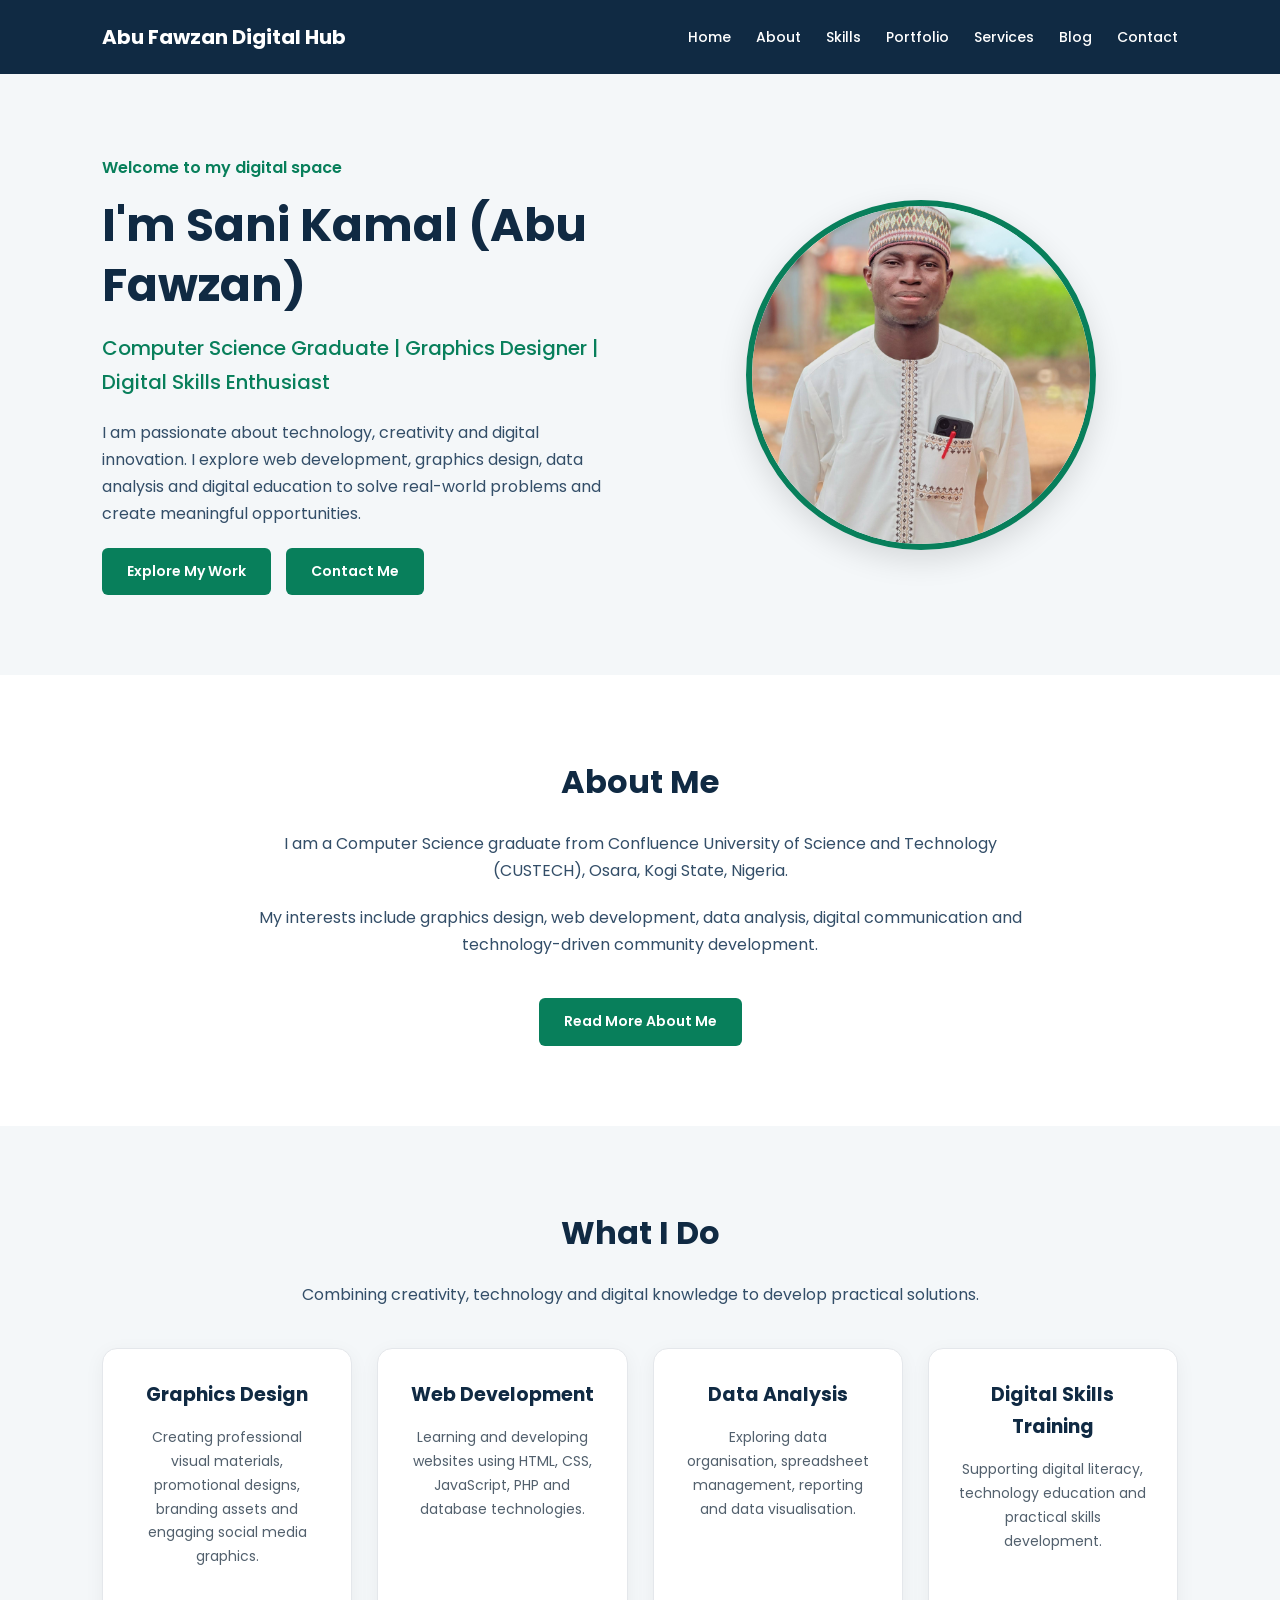
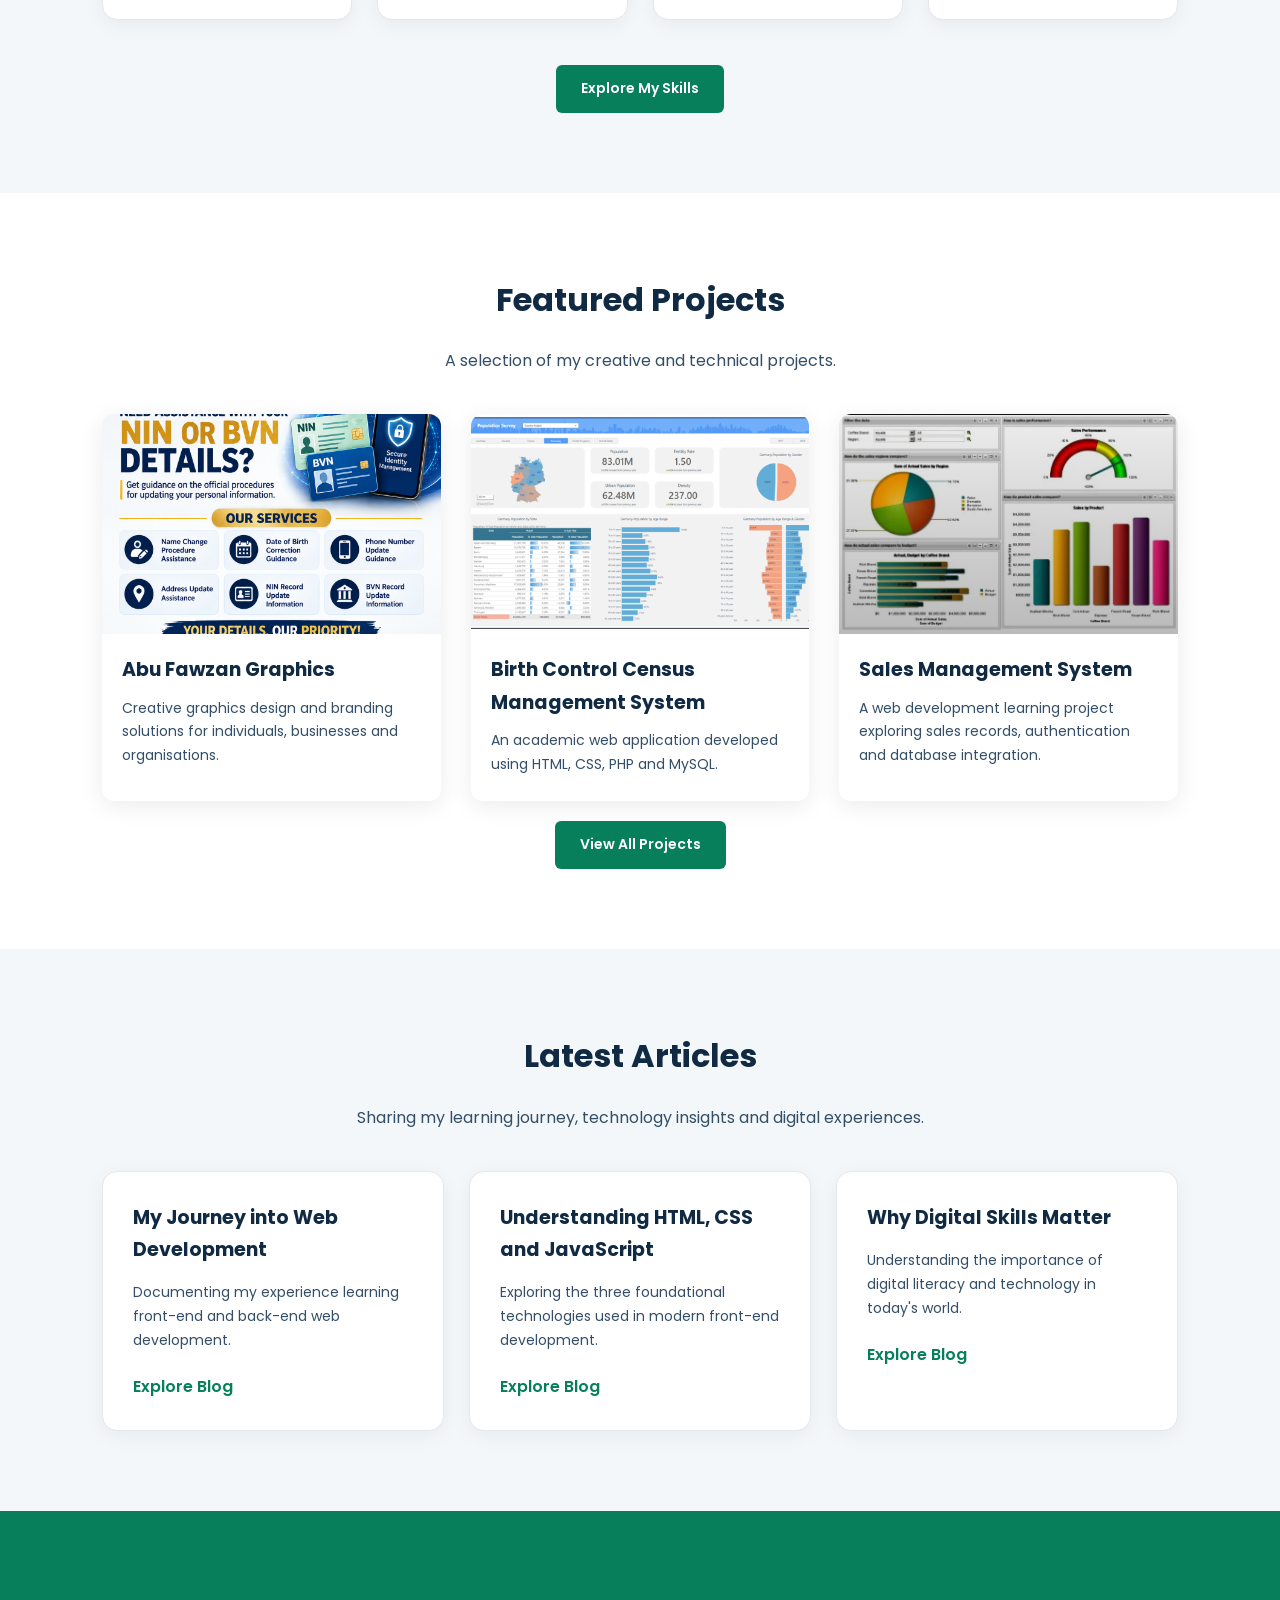
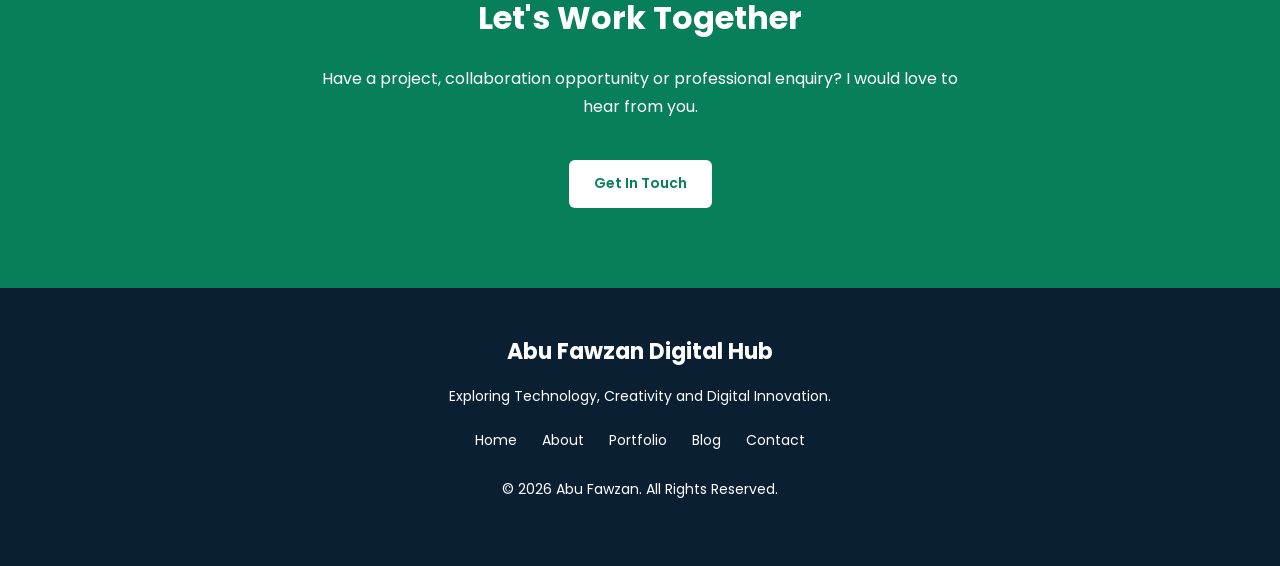
<file: index.html>
<!DOCTYPE html>
<html lang="en">


<head>

    <!-- Character Encoding -->
    <meta charset="UTF-8">

    <!-- Mobile Responsiveness -->
    <meta name="viewport"
          content="width=device-width, initial-scale=1.0">

    <!-- SEO Title -->
    <title>Abu Fawzan Digital Hub | Web Development & Graphic Design</title>

    <!-- SEO Description -->
    <meta
        name="description"
        content="Explore Abu Fawzan Digital Hub, showcasing web development, graphic design, digital skills, technology projects and practical insights into digital innovation."
    >

    <!-- Search Engine Indexing -->
    <meta name="robots" content="index, follow">

    <!-- Canonical URL -->
    <link
        rel="canonical"
        href="https://abufawzan522.github.io/abu-fawzan-digital-hub/"
    >

    <!-- Open Graph: Social Media Sharing -->
    <meta property="og:type" content="website">

    <meta
        property="og:title"
        content="Abu Fawzan Digital Hub | Technology & Creativity"
    >

    <meta
        property="og:description"
        content="Explore my portfolio, creative projects, digital skills and technology insights."
    >

    <meta
        property="og:url"
        content="https://abufawzan522.github.io/abu-fawzan-digital-hub/"
    >

    <!-- External CSS -->
    <link rel="stylesheet" href="css/style.css">

    <!-- External JavaScript -->
    <script src="js/script.js" defer></script>
    <link rel="icon" type="image/png" href="assets/favicon.png.png">
    
<!-- Website Favicon -->
<link
    rel="icon"
    type="image/png"
    href="assets/favicon.png.png"
>

<!-- Social Media Preview Image -->
<meta
    property="og:image"
    content="https://abufawzan522.github.io/abu-fawzan-digital-hub/assets/social-preview.png"
>

<meta
    property="og:image:width"
    content="1200"
>

<meta
    property="og:image:height"
    content="630"
>

<meta
    property="og:image:alt"
    content="Abu Fawzan Digital Hub - Technology, Creativity and Digital Innovation"
>

<!-- Twitter / X Preview -->
<meta name="twitter:card" content="summary_large_image">
<meta property="og:image"
 content="https://abufawzan522.github.io/abu-fawzan-digital-hub/assets/social-preview.png">

<meta property="og:image:width" content="1200">
<meta property="og:image:height" content="630">

<meta name="twitter:card" content="summary_large_image">


</head>


<body>

    <!-- ================= HEADER ================= -->

    <header>

        <nav class="navbar" aria-label="Main navigation">

            <div class="logo">
                <a href="index.html">Abu Fawzan Digital Hub</a>
            </div>

            <ul class="nav-links">
                <li><a href="index.html">Home</a></li>
                <li><a href="about.html">About</a></li>
                <li><a href="skills.html">Skills</a></li>
                <li><a href="portfolio.html">Portfolio</a></li>
                <li><a href="services.html">Services</a></li>
                <li><a href="blog.html">Blog</a></li>
                <li><a href="contact.html">Contact</a></li>
            </ul>

        </nav>

    </header>


    <!-- ================= MAIN CONTENT ================= -->

    <main>

        <!-- HERO SECTION -->

        <section id="home" class="hero">

            <div class="hero-content">

                <p>Welcome to my digital space</p>

                <h1>I'm Sani Kamal (Abu Fawzan)</h1>

                <h2>Computer Science Graduate | Graphics Designer | Digital Skills Enthusiast</h2>

                <p>
                    I am passionate about technology, creativity and
                    digital innovation. I explore web development,
                    graphics design, data analysis and digital education
                    to solve real-world problems and create meaningful
                    opportunities.
                </p>

                <div class="hero-buttons">

                    <a href="portfolio.html" class="btn">Explore My Work</a>

                    <a href="contact.html" class="btn">Contact Me</a>

                </div>

            </div>

            <div class="hero-image">

                <img src="./assets/profile.jpg"
                     alt="portraite of Abu Fawzan">
                     
            
            </div>

        </section>


        <!-- ABOUT ME SECTION -->

        <section id="about" class="about">

            <h2>About Me</h2>

            <p>
                I am a Computer Science graduate from Confluence
                University of Science and Technology (CUSTECH),
                Osara, Kogi State, Nigeria.
            </p>

            <p>
                My interests include graphics design, web development,
                data analysis, digital communication and technology-driven
                community development.
            </p>

            <a href="about.html" class="btn">Read More About Me</a>

        </section>


        <!-- SKILLS SECTION -->

        <section id="skills" class="skills">

            <h2>What I Do</h2>

            <p>
                Combining creativity, technology and digital knowledge
                to develop practical solutions.
            </p>

            <div class="skills-container">

                <article class="skill-card">

                    <h3>Graphics Design</h3>

                    <p>
                        Creating professional visual materials,
                        promotional designs, branding assets and
                        engaging social media graphics.
                    </p>

                </article>

                <article class="skill-card">

                    <h3>Web Development</h3>

                    <p>
                        Learning and developing websites using
                        HTML, CSS, JavaScript, PHP and database
                        technologies.
                    </p>

                </article>

                <article class="skill-card">

                    <h3>Data Analysis</h3>

                    <p>
                        Exploring data organisation, spreadsheet
                        management, reporting and data visualisation.
                    </p>

                </article>

                <article class="skill-card">

                    <h3>Digital Skills Training</h3>

                    <p>
                        Supporting digital literacy, technology
                        education and practical skills development.
                    </p>

                </article>

            </div>

            <a href="skills.html" class="btn">Explore My Skills</a>

        </section>


        <!-- FEATURED PROJECTS -->

        <section id="portfolio" class="portfolio">

            <h2>Featured Projects</h2>

            <p>
                A selection of my creative and technical projects.
            </p>

            <div class="projects-container">

                <article class="project-card">

                    <img src="assets/graphics11.png.png"
    alt="Abu Fawzan graphic design project"
    width="300"
    loading="lazy">



                    <h3>Abu Fawzan Graphics</h3>

                    <p>
                        Creative graphics design and branding
                        solutions for individuals, businesses
                        and organisations.
                    </p>

                </article>


                <article class="project-card">

                    <img src="assets/birth-control-census.jpg.png"
                         alt="Birth Control Census Management System"
                         width="300"
                         loading="lazy">

                    <h3>Birth Control Census Management System</h3>

                    <p>
                        An academic web application developed
                        using HTML, CSS, PHP and MySQL.
                    </p>

                </article>


                <article class="project-card">

                    <img src="assets/sales-system.jpg.png"
                         alt="Sales Management System project"
                         width="300"
                         loading="lazy">

                    <h3>Sales Management System</h3>

                    <p>
                        A web development learning project
                        exploring sales records, authentication
                        and database integration.
                    </p>

                </article>

            </div>

            <a href="portfolio.html" class="btn">View All Projects</a>

        </section>


        <!-- BLOG SECTION -->

        <section id="blog" class="blog">

            <h2>Latest Articles</h2>

            <p>
                Sharing my learning journey, technology insights
                and digital experiences.
            </p>

            <div class="blog-container">

                <article class="blog-card">

                    <h3>My Journey into Web Development</h3>

                    <p>
                        Documenting my experience learning
                        front-end and back-end web development.
                    </p>

                    <a href="blog.html">Explore Blog</a>

                </article>


                <article class="blog-card">

                    <h3>Understanding HTML, CSS and JavaScript</h3>

                    <p>
                        Exploring the three foundational technologies
                        used in modern front-end development.
                    </p>

                    <a href="blog.html">Explore Blog</a>

                </article>


                <article class="blog-card">

                    <h3>Why Digital Skills Matter</h3>

                    <p>
                        Understanding the importance of digital
                        literacy and technology in today's world.
                    </p>

                    <a href="blog.html">Explore Blog</a>

                </article>

            </div>

        </section>


        <!-- CONTACT SECTION -->

        <section id="contact" class="contact">

            <h2>Let's Work Together</h2>

            <p>
                Have a project, collaboration opportunity or
                professional enquiry? I would love to hear from you.
            </p>

            <a href="contact.html" class="btn">Get In Touch</a>

        </section>

    </main>


    <!-- ================= FOOTER ================= -->

    <footer>

        <div class="footer-content">

            <h3>Abu Fawzan Digital Hub</h3>

            <p>
                Exploring Technology, Creativity and Digital Innovation.
            </p>

            <div class="footer-links">

                <a href="index.html">Home</a>
                <a href="about.html">About</a>
                <a href="portfolio.html">Portfolio</a>
                <a href="blog.html">Blog</a>
                <a href="contact.html">Contact</a>

            </div>

            <p>
               &copy; <span id="currentYear">2026</span>
                Abu Fawzan. All Rights Reserved.
            </p>

        </div>

    </footer>

</body>
</html>
</file>
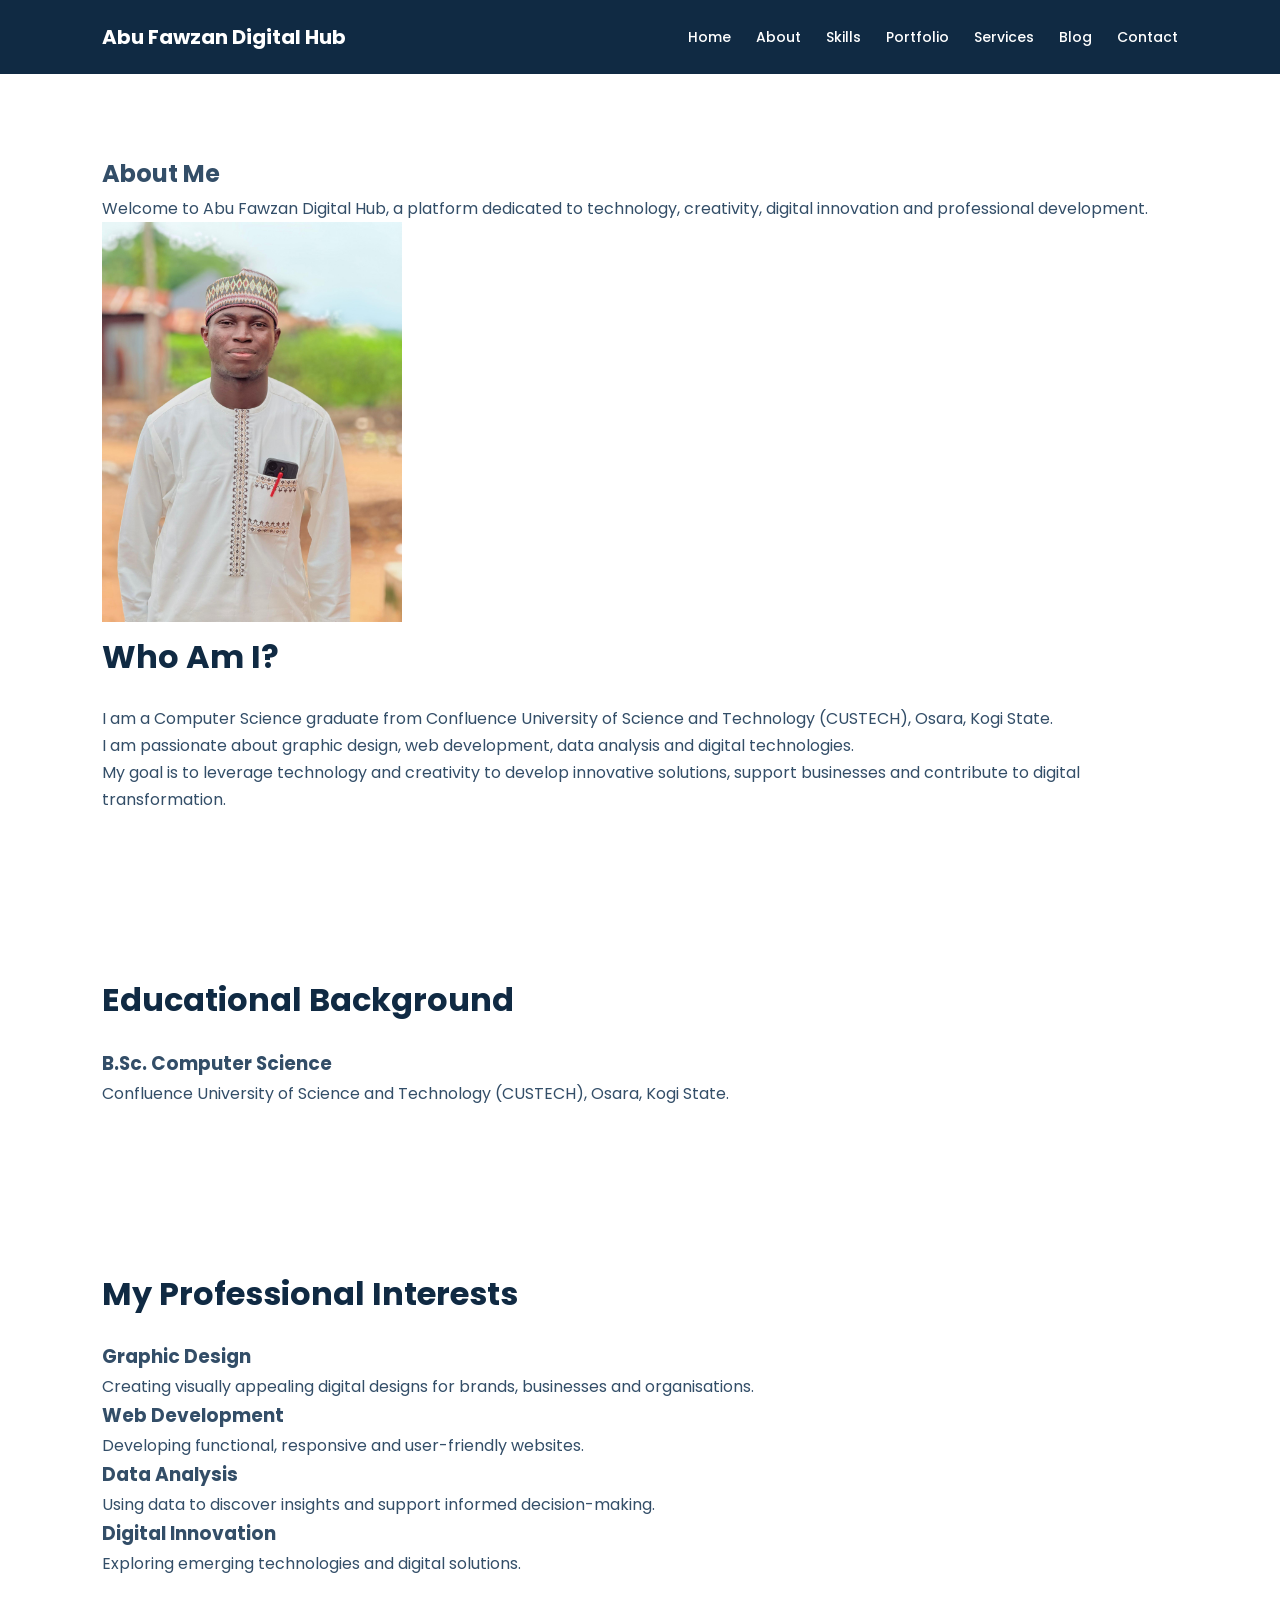
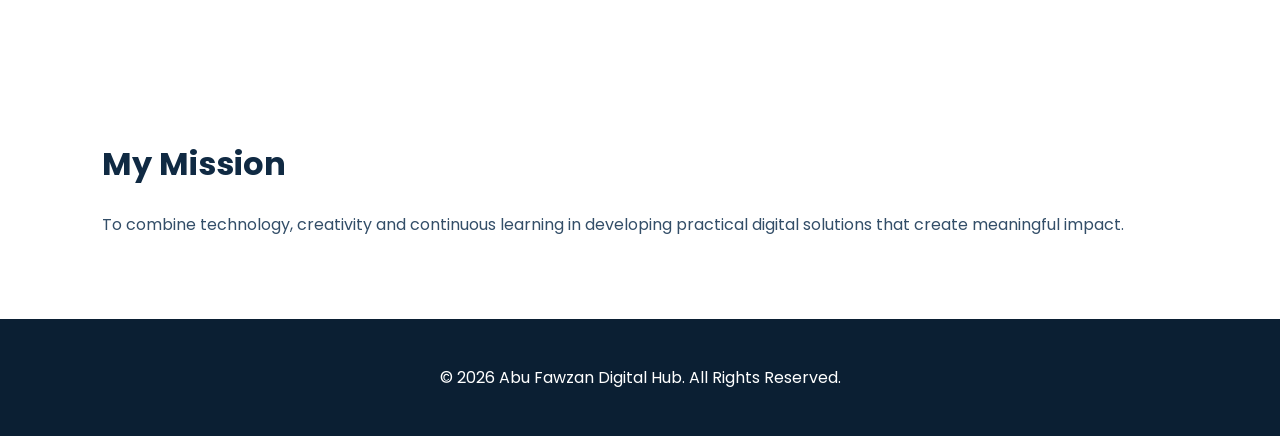
<file: about.html>
<!DOCTYPE html>
<html lang="en">

<head>
    <meta charset="UTF-8">
    <meta name="viewport" content="width=device-width, initial-scale=1.0">

    <title>About Me | Abu Fawzan Digital Hub</title>

    <link rel="stylesheet" href="css/style.css">

    <script src="js/script.js" defer></script>
</head>

<body>

    <!-- Navigation Section -->

    <header>
        <nav class="navbar">

            <div class="logo">
                <a href="index.html">Abu Fawzan Digital Hub</a>
            </div>

            <ul class="nav-links">
                <li><a href="index.html">Home</a></li>
                <li><a href="about.html" class="active">About</a></li>
                <li><a href="skills.html">Skills</a></li>
                <li><a href="portfolio.html">Portfolio</a></li>
                <li><a href="services.html">Services</a></li>
                <li><a href="blog.html">Blog</a></li>
                <li><a href="contact.html">Contact</a></li>
            </ul>

        </nav>
    </header>


    <!-- About Me Section -->

    <main>

        <section class="about-section">

            <div class="container">

                <h1>About Me</h1>

                <p>
                    Welcome to Abu Fawzan Digital Hub, a platform
                    dedicated to technology, creativity, digital
                    innovation and professional development.
                </p>

                <div class="about-content">

                    <div class="about-image">

                        <img src="assets/profile.jpg"
                             alt="Abu Fawzan Profile Picture"
                             width="300">

                    </div>

                    <div class="about-text">

                        <h2>Who Am I?</h2>

                        <p>
                            I am a Computer Science graduate from
                            Confluence University of Science and
                            Technology (CUSTECH), Osara, Kogi State.
                        </p>

                        <p>
                            I am passionate about graphic design,
                            web development, data analysis and
                            digital technologies.
                        </p>

                        <p>
                            My goal is to leverage technology and
                            creativity to develop innovative solutions,
                            support businesses and contribute to
                            digital transformation.
                        </p>

                    </div>

                </div>

            </div>

        </section>


        <!-- Education Section -->

        <section class="education-section">

            <div class="container">

                <h2>Educational Background</h2>

                <div class="education-card">

                    <h3>B.Sc. Computer Science</h3>

                    <p>
                        Confluence University of Science and Technology
                        (CUSTECH), Osara, Kogi State.
                    </p>

                </div>

            </div>

        </section>


        <!-- Professional Interests -->

        <section class="interests-section">

            <div class="container">

                <h2>My Professional Interests</h2>

                <div class="interests-grid">

                    <div class="interest-card">
                        <h3>Graphic Design</h3>
                        <p>
                            Creating visually appealing digital designs
                            for brands, businesses and organisations.
                        </p>
                    </div>

                    <div class="interest-card">
                        <h3>Web Development</h3>
                        <p>
                            Developing functional, responsive and
                            user-friendly websites.
                        </p>
                    </div>

                    <div class="interest-card">
                        <h3>Data Analysis</h3>
                        <p>
                            Using data to discover insights and
                            support informed decision-making.
                        </p>
                    </div>

                    <div class="interest-card">
                        <h3>Digital Innovation</h3>
                        <p>
                            Exploring emerging technologies and
                            digital solutions.
                        </p>
                    </div>

                </div>

            </div>

        </section>


        <!-- Personal Mission -->

        <section class="mission-section">

            <div class="container">

                <h2>My Mission</h2>

                <p>
                    To combine technology, creativity and continuous
                    learning in developing practical digital solutions
                    that create meaningful impact.
                </p>

            </div>

        </section>

    </main>


    <!-- Footer -->

    <footer>

        <div class="container">

            <p>
                &copy; 2026 Abu Fawzan Digital Hub.
                All Rights Reserved.
            </p>

        </div>

    </footer>

</body>
</html>
</file>
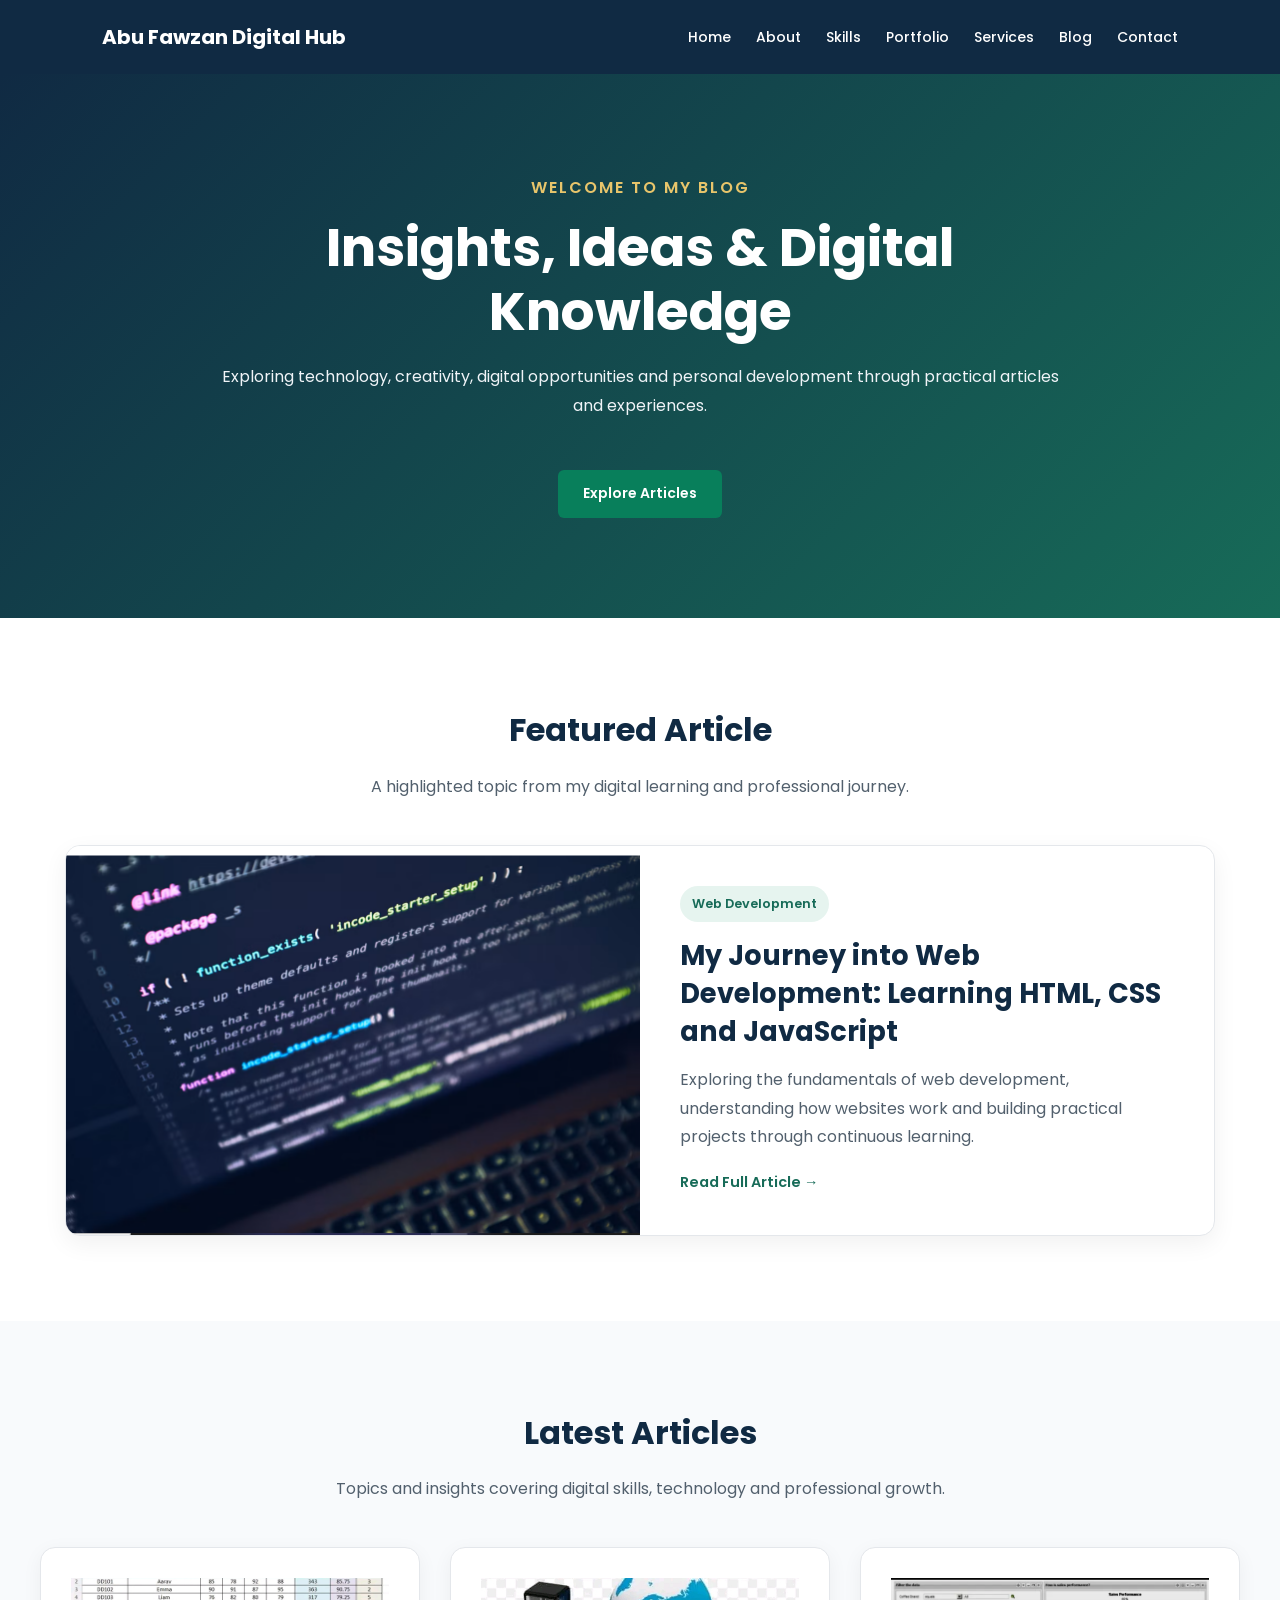
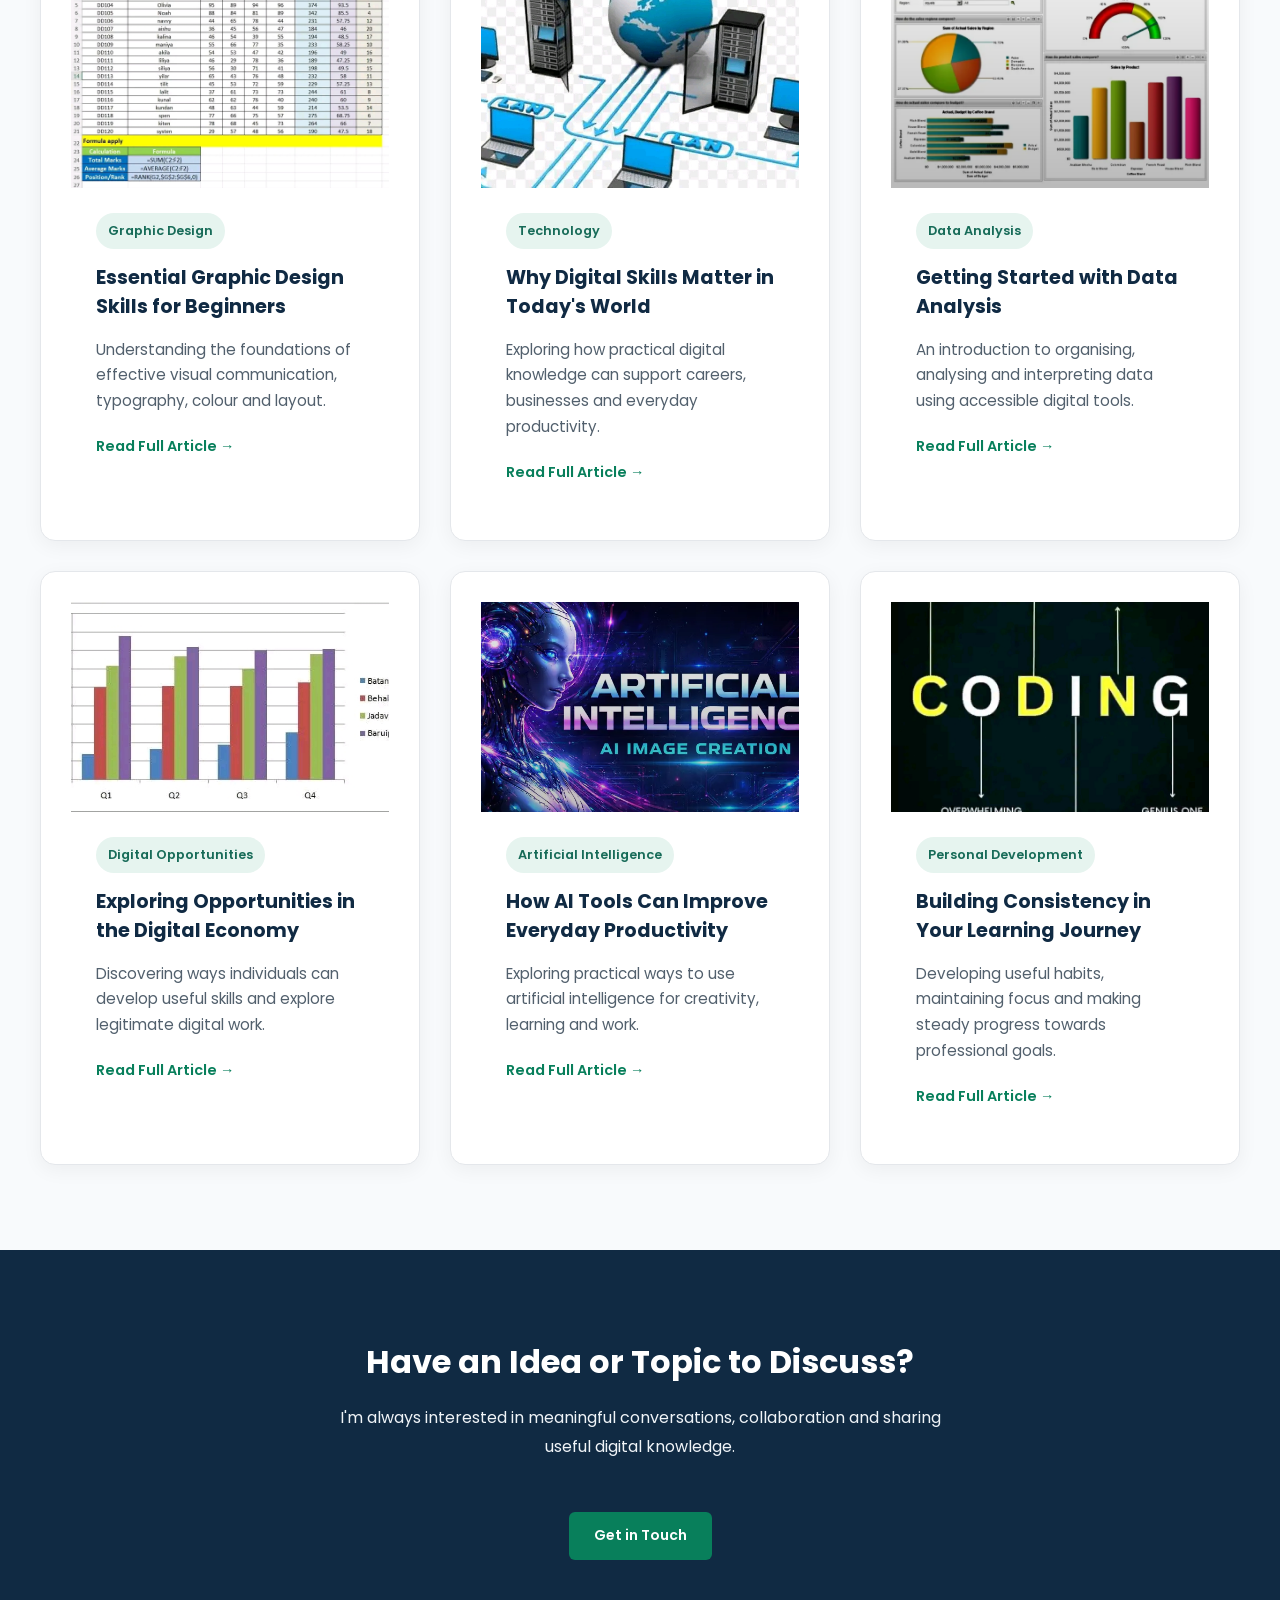
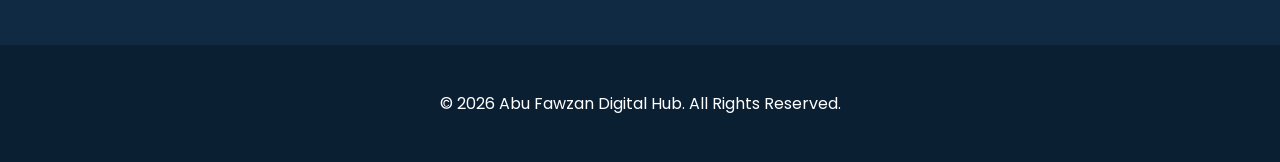
<file: blog.html>
<!DOCTYPE html>
<html lang="en">

<head>
    <meta charset="UTF-8">

    <meta name="viewport"
          content="width=device-width, initial-scale=1.0">

    <meta name="description"
          content="Explore articles about technology, graphic design, web development, digital opportunities and personal growth on Abu Fawzan Digital Hub.">

    <title>Blog | Abu Fawzan Digital Hub</title>

    <!-- External CSS -->
    <link rel="stylesheet" href="css/style.css">

    <!-- External JavaScript -->
    <script src="js/script.js" defer></script>
</head>

<body>

    <!-- HEADER AND NAVIGATION -->

    <header>

        <nav class="navbar">

            <div class="logo">
                <a href="index.html">Abu Fawzan Digital Hub</a>
            </div>

            <ul class="nav-links">

                <li><a href="index.html">Home</a></li>

                <li><a href="about.html">About</a></li>

                <li><a href="skills.html">Skills</a></li>

                <li><a href="portfolio.html">Portfolio</a></li>

                <li><a href="services.html">Services</a></li>

                <li>
                    <a href="blog.html" class="active">Blog</a>
                </li>

                <li><a href="contact.html">Contact</a></li>

            </ul>

        </nav>

    </header>


    <main>

        <!-- BLOG HERO SECTION -->

        <section class="blog-hero">

            <div class="container">

                <span class="blog-label">Welcome to My Blog</span>

                <h1>Insights, Ideas & Digital Knowledge</h1>

                <p>
                    Exploring technology, creativity, digital
                    opportunities and personal development
                    through practical articles and experiences.
                </p>

                <a href="#latest-articles"
                   class="btn btn-primary">
                    Explore Articles
                </a>

            </div>

        </section>


        <!-- FEATURED ARTICLE -->

        <section class="featured-blog">

            <div class="container">

                <div class="blog-section-heading">

                    <h2>Featured Article</h2>

                    <p>
                        A highlighted topic from my digital
                        learning and professional journey.
                    </p>

                </div>


                <article class="featured-blog-card">

                    <div class="featured-blog-image">

                        <img
                            src="assets/website.jpg.png"
                            alt="Laptop displaying web development code"
                            loading="lazy"
                        >

                    </div>


                    <div class="featured-blog-content">

                        <span class="blog-category">
                            Web Development
                        </span>

                        <h3>
                            My Journey into Web Development:
                            Learning HTML, CSS and JavaScript
                        </h3>

                        <p>
                            Exploring the fundamentals of web
                            development, understanding how websites
                            work and building practical projects
                            through continuous learning.
                        </p>

                       

                       <a
    href="blog/web-development-journey.html"
    class="blog-read-more"
>
    Read Full Article →
</a>

                    </div>

                </article>

            </div>

        </section>


        <!-- LATEST ARTICLES -->

        <section class="blog-section" id="latest-articles">

            <div class="container">

                <div class="blog-section-heading">

                    <h2>Latest Articles</h2>

                    <p>
                        Topics and insights covering digital
                        skills, technology and professional growth.
                    </p>

                </div>


                <div class="blog-grid">


                    <!-- ARTICLE 1 -->

                    <article class="blog-card">

                        <img
                            src="assets/graphics.jpg.jpg"
                            alt="Graphic design workspace"
                            loading="lazy"
                        >

                        <div class="blog-content">

                            <span class="blog-category">
                                Graphic Design
                            </span>

                            <h3>
                                Essential Graphic Design Skills
                                for Beginners
                            </h3>

                            <p>
                                Understanding the foundations
                                of effective visual communication,
                                typography, colour and layout.
                            </p>

                           

                           
<a
    href="blog/graphic-design-skills.html"
    class="blog-read-more"
>
    Read Full Article →
</a>


                        </div>

                    </article>


                    <!-- ARTICLE 2 -->

                    <article class="blog-card">

                        <img
                            src="assets/digital-tech.jpg.jpg"
                            alt="Modern digital technology"
                            loading="lazy"
                        >

                        <div class="blog-content">

                            <span class="blog-category">
                                Technology
                            </span>

                            <h3>
                                Why Digital Skills Matter
                                in Today's World
                            </h3>

                            <p>
                                Exploring how practical digital
                                knowledge can support careers,
                                businesses and everyday productivity.
                            </p>

                            

                            
<a
    href="blog/importance-of-digital-skills.html"
    class="blog-read-more"
>
    Read Full Article →
</a>


                        </div>

                    </article>


                    <!-- ARTICLE 3 -->

                    <article class="blog-card">

                        <img
                            src="assets/dataanalysis-chart.jpg.png"
                            alt="Data analysis charts and reports"
                            loading="lazy"
                        >

                        <div class="blog-content">

                            <span class="blog-category">
                                Data Analysis
                            </span>

                            <h3>
                                Getting Started with Data Analysis
                            </h3>

                            <p>
                                An introduction to organising,
                                analysing and interpreting data
                                using accessible digital tools.
                            </p>

                           

                           
<a
    href="blog/getting-started-with-data-analysis.html"
    class="blog-read-more"
>
    Read Full Article →
</a>


                        </div>

                    </article>


                    <!-- ARTICLE 4 -->

                    <article class="blog-card">

                        <img
                            src="assets/digital-work.jpg.jpg"
                            alt="Digital work and career opportunities"
                            loading="lazy"
                        >

                        <div class="blog-content">

                            <span class="blog-category">
                                Digital Opportunities
                            </span>

                            <h3>
                                Exploring Opportunities
                                in the Digital Economy
                            </h3>

                            <p>
                                Discovering ways individuals
                                can develop useful skills and
                                explore legitimate digital work.
                            </p>

                           
                           
<a
    href="blog/digital-opportunities.html"
    class="blog-read-more"
>
    Read Full Article →
</a>


                        </div>

                    </article>


                    <!-- ARTICLE 5 -->

                    <article class="blog-card">

                        <img
                            src="assets/artificial.jpg.png"
                            alt="Artificial intelligence and digital tools"
                            loading="lazy"
                        >

                        <div class="blog-content">

                            <span class="blog-category">
                                Artificial Intelligence
                            </span>

                            <h3>
                                How AI Tools Can Improve
                                Everyday Productivity
                            </h3>

                            <p>
                                Exploring practical ways
                                to use artificial intelligence
                                for creativity, learning and work.
                            </p>

                           

                            
<a href="blog/ai-productivity.html" class="blog-read-more">
    Read Full Article →
</a>


                        </div>

                    </article>


                    <!-- ARTICLE 6 -->

                    <article class="blog-card">

                        <img
                            src="assets/growth.jpg.jpg"
                            alt="Personal learning and professional growth"
                            loading="lazy"
                        >

                        <div class="blog-content">

                            <span class="blog-category">
                                Personal Development
                            </span>

                            <h3>
                                Building Consistency
                                in Your Learning Journey
                            </h3>

                            <p>
                                Developing useful habits,
                                maintaining focus and making
                                steady progress towards
                                professional goals.
                            </p>

                            
<a href="blog/learning-consistency.html" class="blog-read-more">
    Read Full Article →
</a>


                        </div>

                    </article>


                </div>

            </div>

        </section>


        <!-- BLOG CONTACT SECTION -->

        <section class="blog-cta">

            <div class="container">

                <h2>Have an Idea or Topic to Discuss?</h2>

                <p>
                    I'm always interested in meaningful
                    conversations, collaboration and
                    sharing useful digital knowledge.
                </p>

                <a href="contact.html"
                   class="btn btn-primary">
                    Get in Touch
                </a>

            </div>

        </section>

    </main>


    <!-- FOOTER -->

    <footer>

        <div class="container">

            <p>
                &copy; 2026 Abu Fawzan Digital Hub.
                All Rights Reserved.
            </p>

        </div>

    </footer>

</body>
</html>
</file>
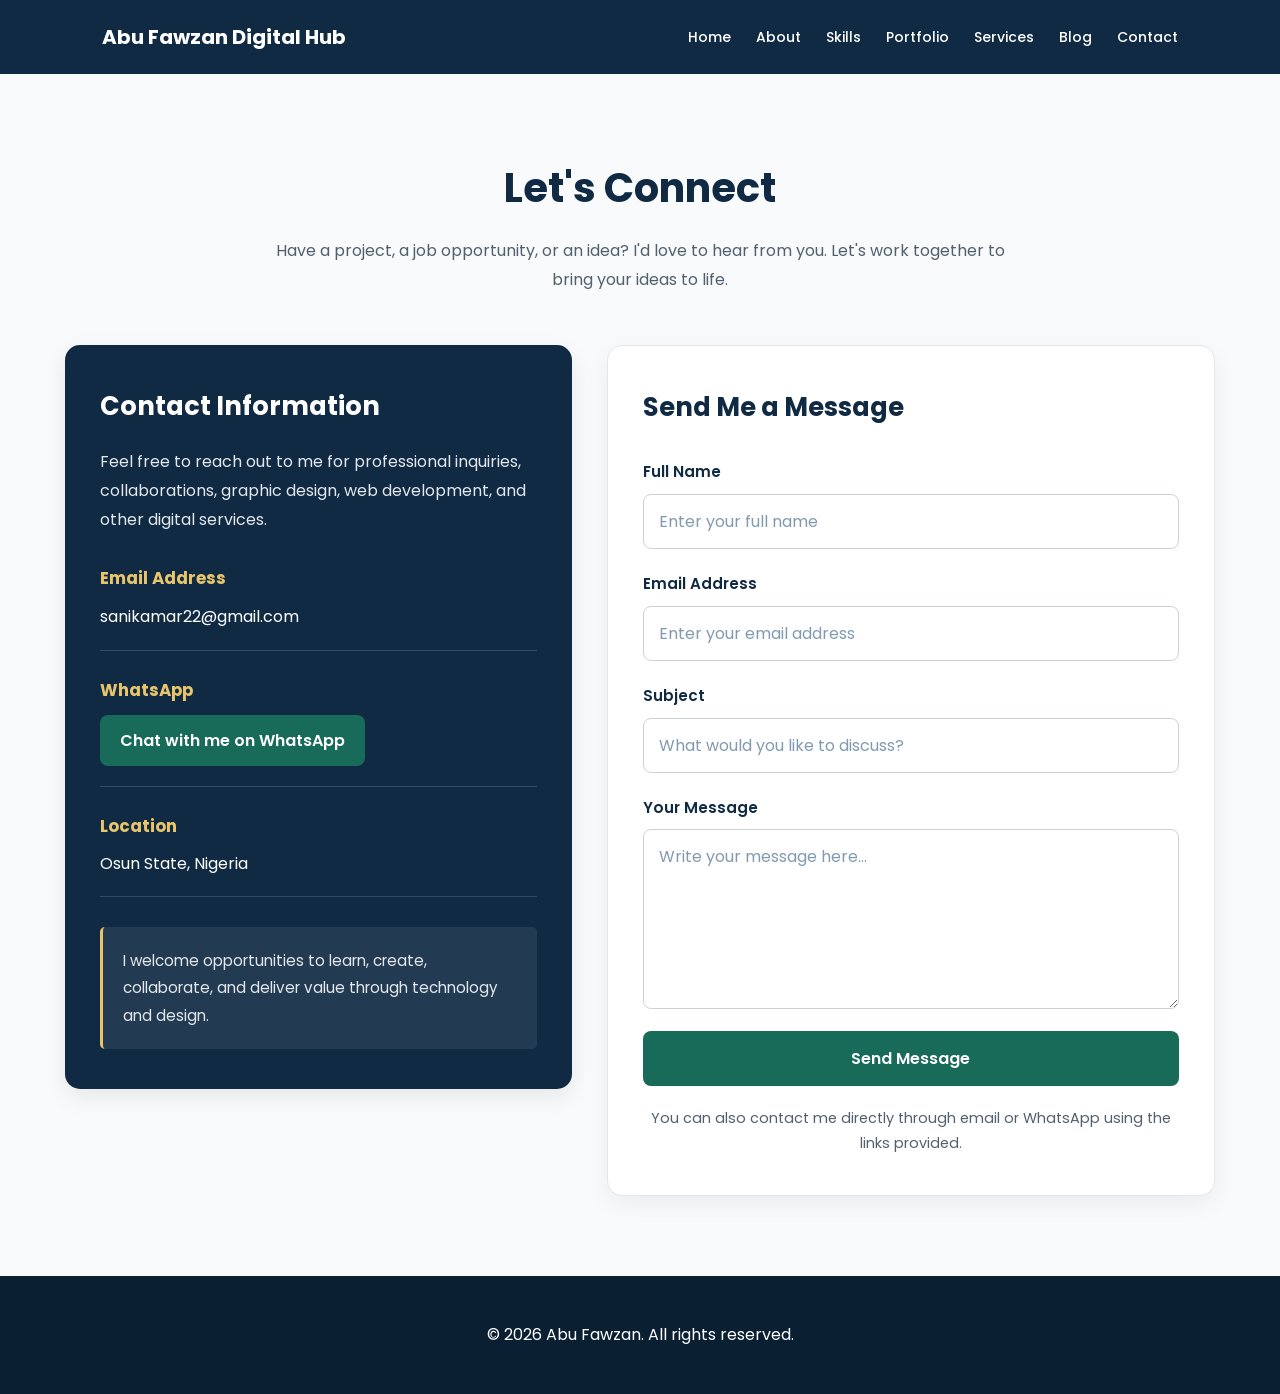
<file: contact.html>
<!DOCTYPE html>
<html lang="en">
<head>
    <meta charset="UTF-8">
    <meta name="viewport" content="width=device-width, initial-scale=1.0">

    <meta name="description" content="Contact Abu Fawzan for graphic design, web development, and digital services.">

    <title>Contact Me | Abu Fawzan</title>

    <link rel="stylesheet" href="css/style.css">
</head>

<body>

    <!-- Navigation -->
    <header>
    <nav class="navbar">

        <div class="logo">
            <a href="index.html">Abu Fawzan Digital Hub</a>
        </div>

        <ul class="nav-links">
            <li><a href="index.html">Home</a></li>
            <li><a href="about.html">About</a></li>
            <li><a href="skills.html">Skills</a></li>
            <li><a href="portfolio.html" class="active">Portfolio</a></li>
            <li><a href="services.html">Services</a></li>
            <li><a href="blog.html">Blog</a></li>
            <li><a href="contact.html">Contact</a></li>
        </ul>

    </nav>
</header>

    <!-- Contact Section -->
    <main>
        <section class="contact-section">

            <div class="contact-heading">
                <h1>Let's Connect</h1>

                <p>
                    Have a project, a job opportunity, or an idea?
                    I'd love to hear from you. Let's work together
                    to bring your ideas to life.
                </p>
            </div>

            <div class="contact-container">

                <!-- Contact Information -->
                <div class="contact-info">

                    <h2>Contact Information</h2>

                    <p>
                        Feel free to reach out to me for professional
                        inquiries, collaborations, graphic design,
                        web development, and other digital services.
                    </p>

                    <div class="contact-item">
                        <h3>Email Address</h3>

                        <a href="mailto:sanikamar22@gmail.com">
                            sanikamar22@gmail.com
                        </a>
                    </div>

                    <div class="contact-item">
                        <h3>WhatsApp</h3>

                        <a
                            href="https://wa.me/2348052236345"
                            target="_blank"
                            rel="noopener noreferrer"
                            class="whatsapp-link"
                        >
                            Chat with me on WhatsApp
                        </a>
                    </div>

                    <div class="contact-item">
                        <h3>Location</h3>

                        <p>Osun State, Nigeria</p>
                    </div>

                    <div class="contact-note">
                        <p>
                            I welcome opportunities to learn, create,
                            collaborate, and deliver value through
                            technology and design.
                        </p>
                    </div>

                </div>

                <!-- Contact Form -->
                <div class="contact-form">

                    <h2>Send Me a Message</h2>

                    
<form
    id="contactForm"
    action="https://formspree.io/f/xgaaajvj"
    method="POST"
>

                        <div class="form-group">
                            <label for="name">Full Name</label>

                            <input
                                type="text"
                                id="name"
                                name="name"
                                placeholder="Enter your full name"
                                autocomplete="name"
                                required
                            >
                        </div>

                        <div class="form-group">
                            <label for="email">Email Address</label>

                            <input
                                type="email"
                                id="email"
                                name="email"
                                placeholder="Enter your email address"
                                autocomplete="email"
                                required
                            >
                        </div>

                        <div class="form-group">
                            <label for="subject">Subject</label>

                            <input
                                type="text"
                                id="subject"
                                name="subject"
                                placeholder="What would you like to discuss?"
                                required
                            >
                        </div>

                        <div class="form-group">
                            <label for="message">Your Message</label>

                            <textarea
                                id="message"
                                name="message"
                                rows="6"
                                placeholder="Write your message here..."
                                required
                            ></textarea>
                        </div>

                        <button type="submit">
                            Send Message
                        </button>

                    </form>

                    <p class="form-note">
                        You can also contact me directly through
                        email or WhatsApp using the links provided.
                    </p>

                </div>

            </div>

        </section>
    </main>

    <!-- Footer -->
    <footer>
        <p>&copy; 2026 Abu Fawzan. All rights reserved.</p>
    </footer>

    <script src="js/script.js"></script>

</body>
</html>
</file>
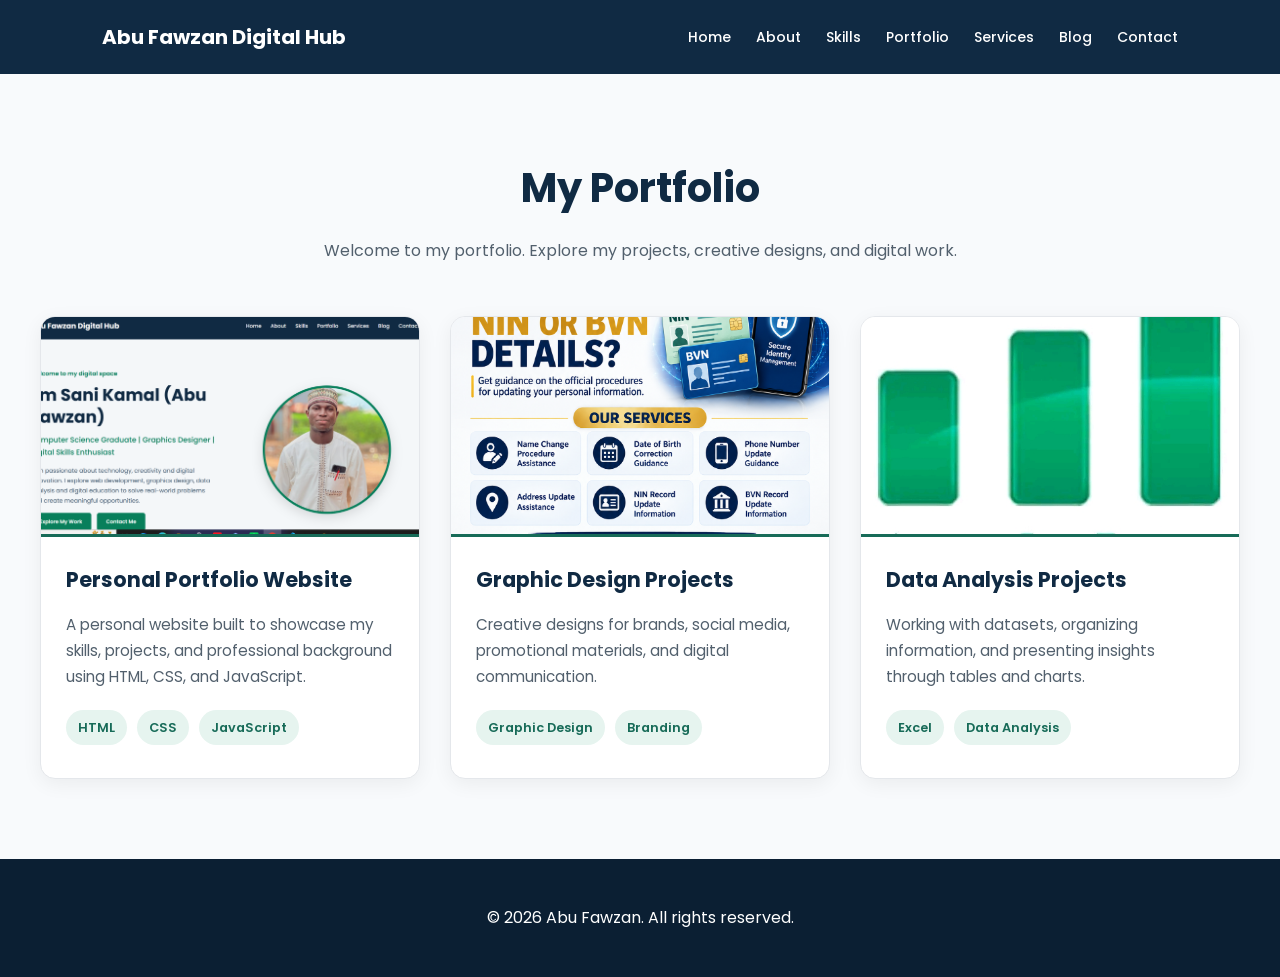
<file: portfolio.html>
<!DOCTYPE html>
<html lang="en">
<head>
    <meta charset="UTF-8">
    <meta name="viewport" content="width=device-width, initial-scale=1.0">

    <title>My Portfolio | Abu Fawzan</title>

    <link rel="stylesheet" href="css/style.css">
</head>
<body>

    <!-- Navigation -->
   
<header>
    <nav class="navbar">

        <div class="logo">
            <a href="index.html">Abu Fawzan Digital Hub</a>
        </div>

        <ul class="nav-links">
            <li><a href="index.html">Home</a></li>
            <li><a href="about.html">About</a></li>
            <li><a href="skills.html">Skills</a></li>
            <li><a href="portfolio.html" class="active">Portfolio</a></li>
            <li><a href="services.html">Services</a></li>
            <li><a href="blog.html">Blog</a></li>
            <li><a href="contact.html">Contact</a></li>
        </ul>

    </nav>
</header>

    <!-- Portfolio Introduction -->
    <section class="portfolio-section">

        <div class="portfolio-heading">
            <h1>My Portfolio</h1>

            <p>
                Welcome to my portfolio. Explore my projects,
                creative designs, and digital work.
            </p>
        </div>

        <!-- Project 1 -->
        <div class="portfolio-container">

            <div class="portfolio-card">
                <img src="assets/personal-website-new.png"
                     alt="Personal website project">

                <div class="portfolio-info">
                    <h2>Personal Portfolio Website</h2>

                    <p>
                        A personal website built to showcase my skills,
                        projects, and professional background using
                        HTML, CSS, and JavaScript.
                    </p>

                    <span>HTML</span>
                    <span>CSS</span>
                    <span>JavaScript</span>
                </div>
            </div>

            <!-- Project 2 -->
            <div class="portfolio-card">
                <img src="assets/graphics11.png.png"
                     alt="Graphic design project">

                <div class="portfolio-info">
                    <h2>Graphic Design Projects</h2>

                    <p>
                        Creative designs for brands, social media,
                        promotional materials, and digital communication.
                    </p>

                    <span>Graphic Design</span>
                    <span>Branding</span>
                </div>
            </div>

            <!-- Project 3 -->
            <div class="portfolio-card">
                <img src="assets/data-analysis.jpg.jpg"
                     alt="Data analysis project">

                <div class="portfolio-info">
                    <h2>Data Analysis Projects</h2>

                    <p>
                        Working with datasets, organizing information,
                        and presenting insights through tables and charts.
                    </p>

                    <span>Excel</span>
                    <span>Data Analysis</span>
                </div>
            </div>

        </div>
    </section>

    <!-- Footer -->
    <footer>
        <p>&copy; 2026 Abu Fawzan. All rights reserved.</p>
    </footer>

    <script src="js/script.js"></script>

</body>
</html>
</file>
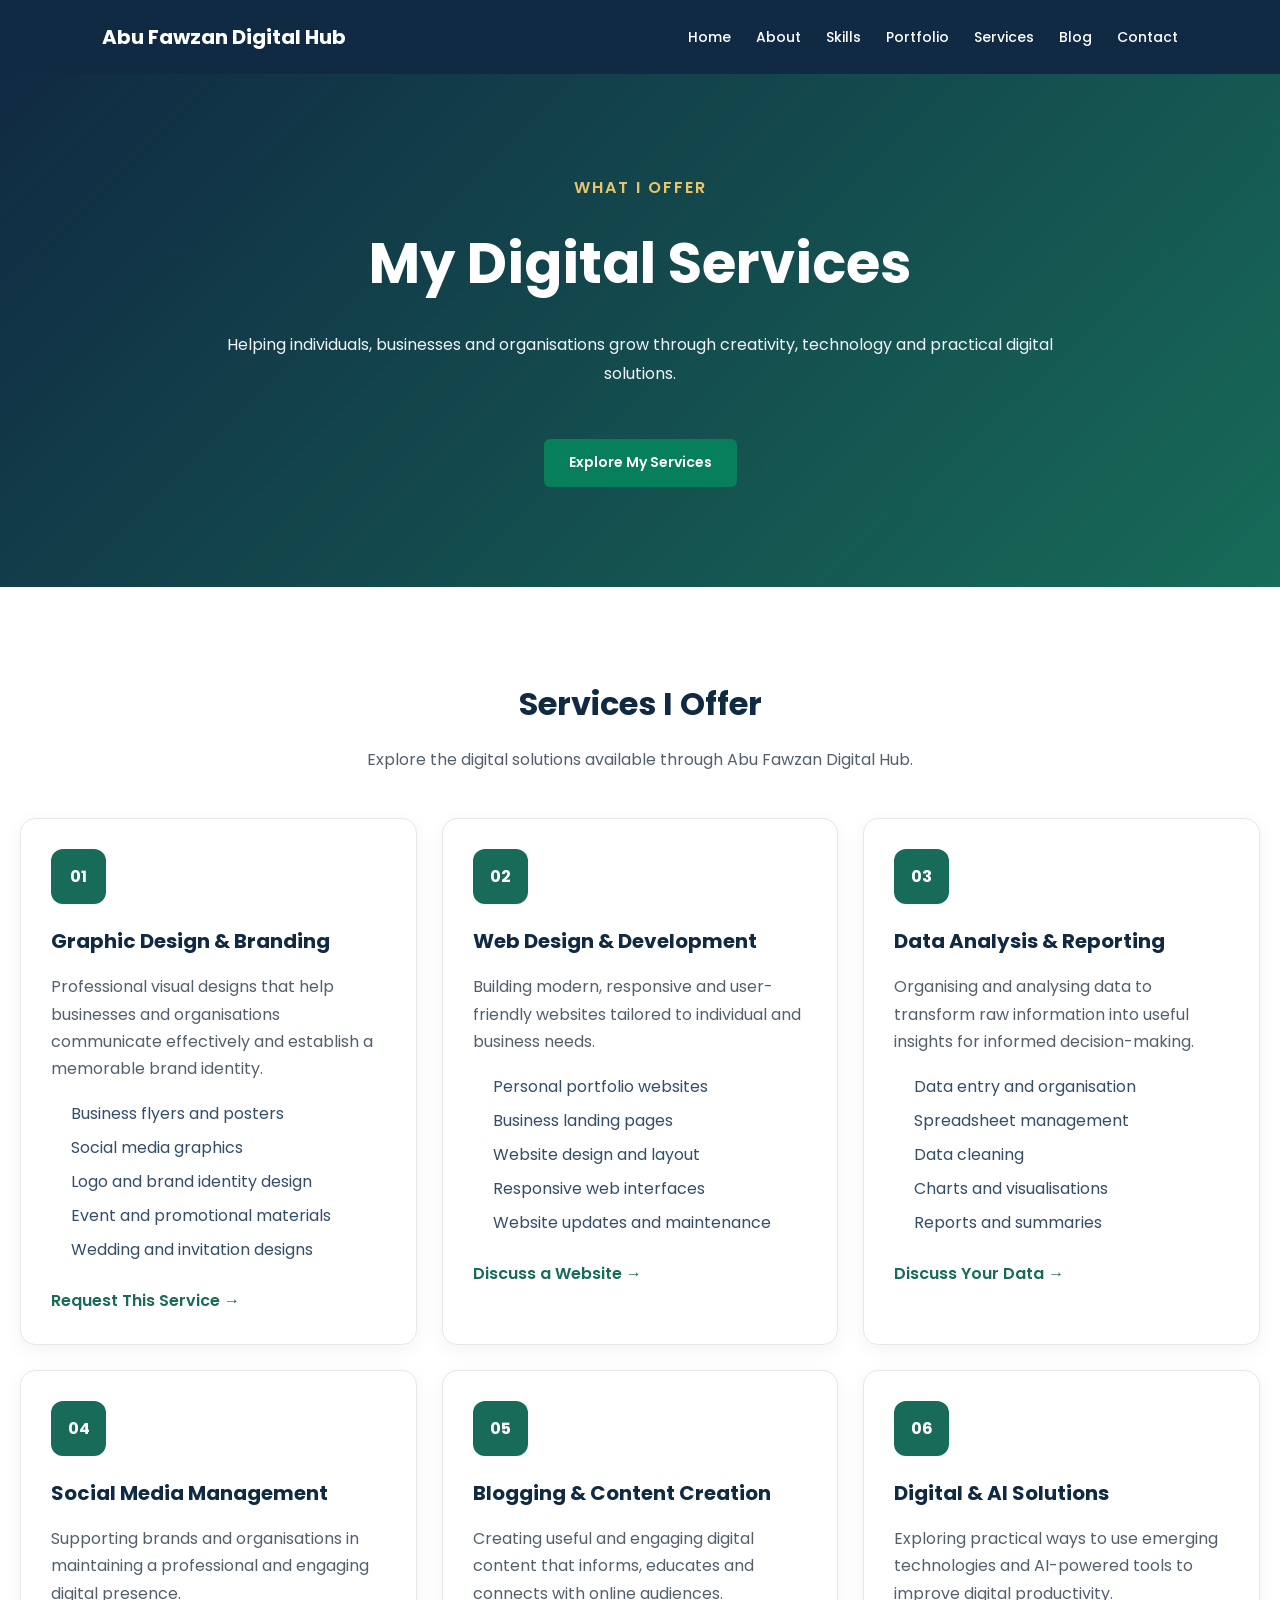
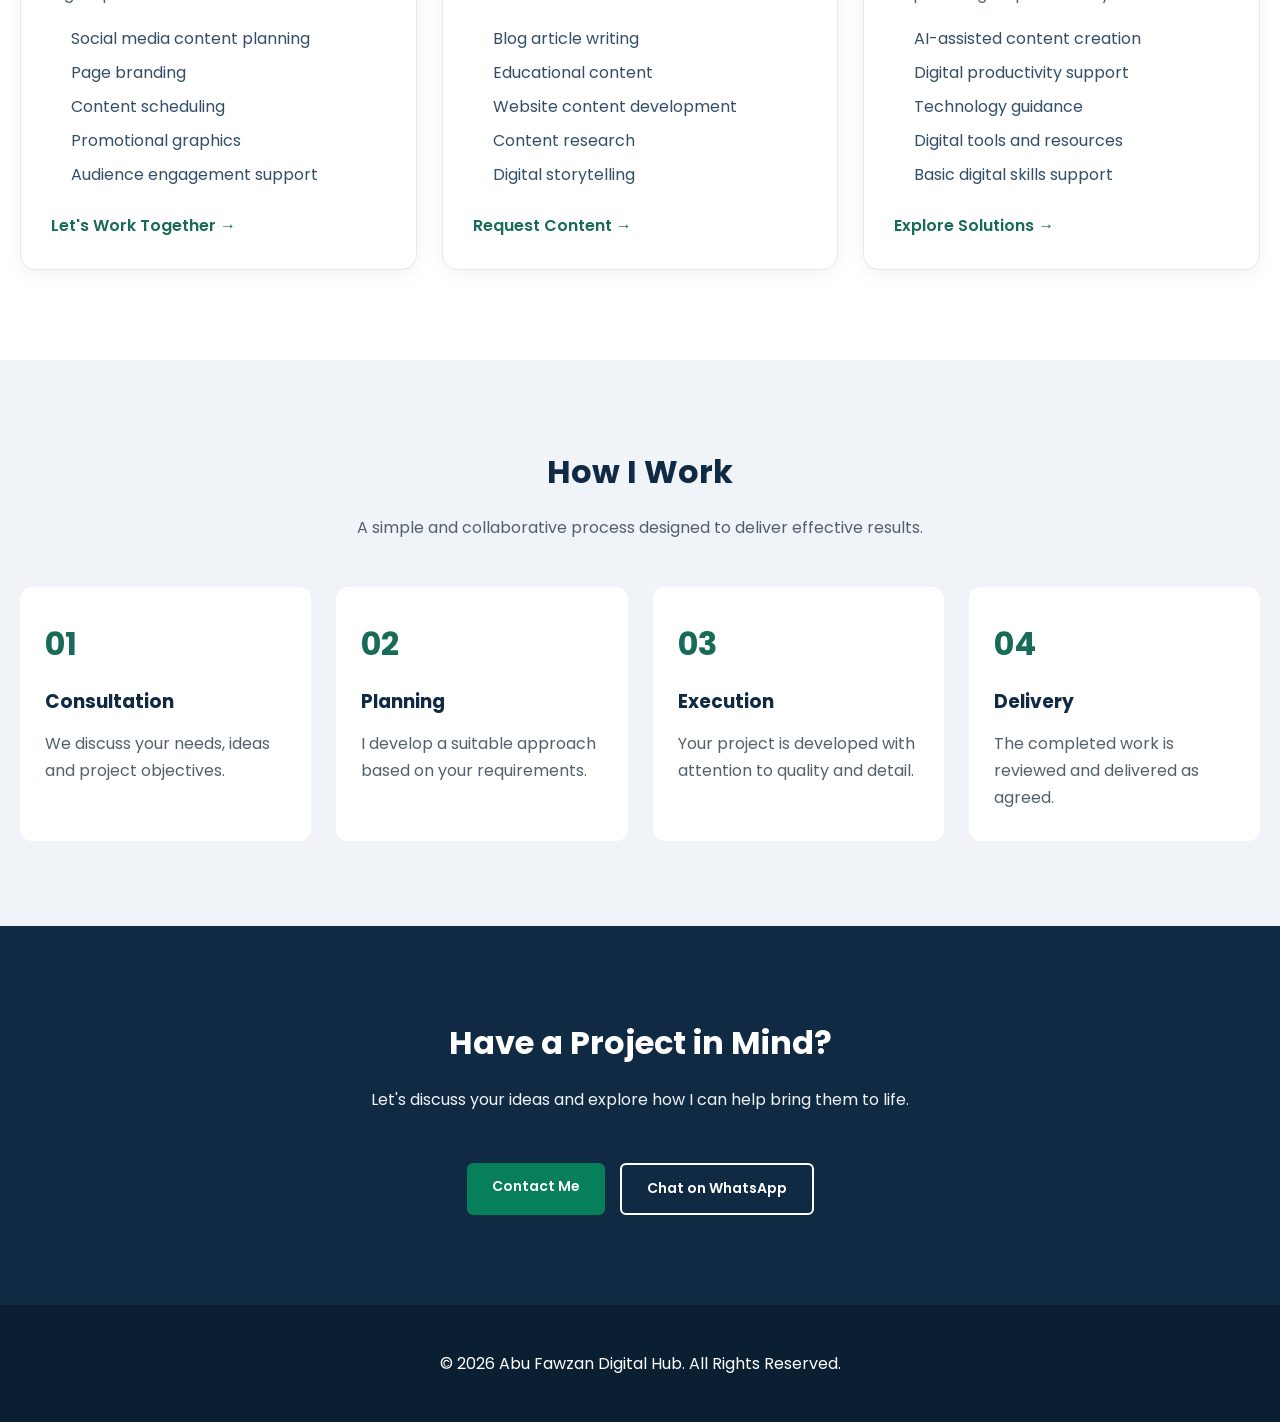
<file: services.html>
<!DOCTYPE html>
<html lang="en">

<head>
    <meta charset="UTF-8">
    <meta name="viewport" content="width=device-width, initial-scale=1.0">

    <meta name="description"
          content="Explore professional graphic design, web development, data analysis and digital services offered by Abu Fawzan Digital Hub.">

    <title>My Services | Abu Fawzan Digital Hub</title>

    <!-- External CSS -->
    <link rel="stylesheet" href="css/style.css">

    <!-- External JavaScript -->
    <script src="js/script.js" defer></script>
</head>

<body>

    <!-- HEADER AND NAVIGATION -->

    <header>
        <nav class="navbar">

            <div class="logo">
                <a href="index.html">Abu Fawzan Digital Hub</a>
            </div>

            <ul class="nav-links">
                <li><a href="index.html">Home</a></li>
                <li><a href="about.html">About</a></li>
                <li><a href="skills.html">Skills</a></li>
                <li><a href="portfolio.html">Portfolio</a></li>
                <li><a href="services.html" class="active">Services</a></li>
                <li><a href="blog.html">Blog</a></li>
                <li><a href="contact.html">Contact</a></li>
            </ul>

        </nav>
    </header>


    <main>

        <!-- SERVICES HERO SECTION -->

        <section class="services-hero">

            <div class="container">

                <span class="section-tag">What I Offer</span>

                <h1>My Digital Services</h1>

                <p>
                    Helping individuals, businesses and organisations
                    grow through creativity, technology and practical
                    digital solutions.
                </p>

                <a href="#services-list" class="btn btn-primary">
                    Explore My Services
                </a>

            </div>

        </section>


        <!-- SERVICES LIST -->

        <section class="services-section" id="services-list">

            <div class="container">

                <div class="section-heading">
                    <h2>Services I Offer</h2>

                    <p>
                        Explore the digital solutions available
                        through Abu Fawzan Digital Hub.
                    </p>
                </div>


                <div class="services-grid">

                    <!-- SERVICE 1 -->

                    <article class="service-card">

                        <div class="service-icon">01</div>

                        <h3>Graphic Design & Branding</h3>

                        <p>
                            Professional visual designs that help
                            businesses and organisations communicate
                            effectively and establish a memorable
                            brand identity.
                        </p>

                        <ul>
                            <li>Business flyers and posters</li>
                            <li>Social media graphics</li>
                            <li>Logo and brand identity design</li>
                            <li>Event and promotional materials</li>
                            <li>Wedding and invitation designs</li>
                        </ul>

                        <a href="contact.html">
                            Request This Service &rarr;
                        </a>

                    </article>


                    <!-- SERVICE 2 -->

                    <article class="service-card">

                        <div class="service-icon">02</div>

                        <h3>Web Design & Development</h3>

                        <p>
                            Building modern, responsive and
                            user-friendly websites tailored
                            to individual and business needs.
                        </p>

                        <ul>
                            <li>Personal portfolio websites</li>
                            <li>Business landing pages</li>
                            <li>Website design and layout</li>
                            <li>Responsive web interfaces</li>
                            <li>Website updates and maintenance</li>
                        </ul>

                        <a href="contact.html">
                            Discuss a Website &rarr;
                        </a>

                    </article>


                    <!-- SERVICE 3 -->

                    <article class="service-card">

                        <div class="service-icon">03</div>

                        <h3>Data Analysis & Reporting</h3>

                        <p>
                            Organising and analysing data to
                            transform raw information into useful
                            insights for informed decision-making.
                        </p>

                        <ul>
                            <li>Data entry and organisation</li>
                            <li>Spreadsheet management</li>
                            <li>Data cleaning</li>
                            <li>Charts and visualisations</li>
                            <li>Reports and summaries</li>
                        </ul>

                        <a href="contact.html">
                            Discuss Your Data &rarr;
                        </a>

                    </article>


                    <!-- SERVICE 4 -->

                    <article class="service-card">

                        <div class="service-icon">04</div>

                        <h3>Social Media Management</h3>

                        <p>
                            Supporting brands and organisations
                            in maintaining a professional and
                            engaging digital presence.
                        </p>

                        <ul>
                            <li>Social media content planning</li>
                            <li>Page branding</li>
                            <li>Content scheduling</li>
                            <li>Promotional graphics</li>
                            <li>Audience engagement support</li>
                        </ul>

                        <a href="contact.html">
                            Let's Work Together &rarr;
                        </a>

                    </article>


                    <!-- SERVICE 5 -->

                    <article class="service-card">

                        <div class="service-icon">05</div>

                        <h3>Blogging & Content Creation</h3>

                        <p>
                            Creating useful and engaging digital
                            content that informs, educates and
                            connects with online audiences.
                        </p>

                        <ul>
                            <li>Blog article writing</li>
                            <li>Educational content</li>
                            <li>Website content development</li>
                            <li>Content research</li>
                            <li>Digital storytelling</li>
                        </ul>

                        <a href="contact.html">
                            Request Content &rarr;
                        </a>

                    </article>


                    <!-- SERVICE 6 -->

                    <article class="service-card">

                        <div class="service-icon">06</div>

                        <h3>Digital & AI Solutions</h3>

                        <p>
                            Exploring practical ways to use
                            emerging technologies and AI-powered
                            tools to improve digital productivity.
                        </p>

                        <ul>
                            <li>AI-assisted content creation</li>
                            <li>Digital productivity support</li>
                            <li>Technology guidance</li>
                            <li>Digital tools and resources</li>
                            <li>Basic digital skills support</li>
                        </ul>

                        <a href="contact.html">
                            Explore Solutions &rarr;
                        </a>

                    </article>

                </div>

            </div>

        </section>


        <!-- WORKING PROCESS -->

        <section class="work-process">

            <div class="container">

                <div class="section-heading">
                    <h2>How I Work</h2>

                    <p>
                        A simple and collaborative process
                        designed to deliver effective results.
                    </p>
                </div>

                <div class="process-grid">

                    <div class="process-card">
                        <span>01</span>
                        <h3>Consultation</h3>
                        <p>
                            We discuss your needs, ideas
                            and project objectives.
                        </p>
                    </div>

                    <div class="process-card">
                        <span>02</span>
                        <h3>Planning</h3>
                        <p>
                            I develop a suitable approach
                            based on your requirements.
                        </p>
                    </div>

                    <div class="process-card">
                        <span>03</span>
                        <h3>Execution</h3>
                        <p>
                            Your project is developed with
                            attention to quality and detail.
                        </p>
                    </div>

                    <div class="process-card">
                        <span>04</span>
                        <h3>Delivery</h3>
                        <p>
                            The completed work is reviewed
                            and delivered as agreed.
                        </p>
                    </div>

                </div>

            </div>

        </section>


        <!-- CONTACT CTA -->

        <section class="services-cta">

            <div class="container">

                <h2>Have a Project in Mind?</h2>

                <p>
                    Let's discuss your ideas and explore
                    how I can help bring them to life.
                </p>

                <div class="cta-buttons">

                    <a href="contact.html" class="btn btn-primary">
                        Contact Me
                    </a>

                    <a href="https://wa.me/2348052236345"
                       class="btn btn-secondary"
                       target="_blank"
                       rel="noopener noreferrer">
                        Chat on WhatsApp
                    </a>

                </div>

            </div>

        </section>

    </main>


    <!-- FOOTER -->

    <footer>

        <div class="container">

            <p>
                &copy; 2026 Abu Fawzan Digital Hub.
                All Rights Reserved.
            </p>

        </div>

    </footer>

</body>
</html>
</file>
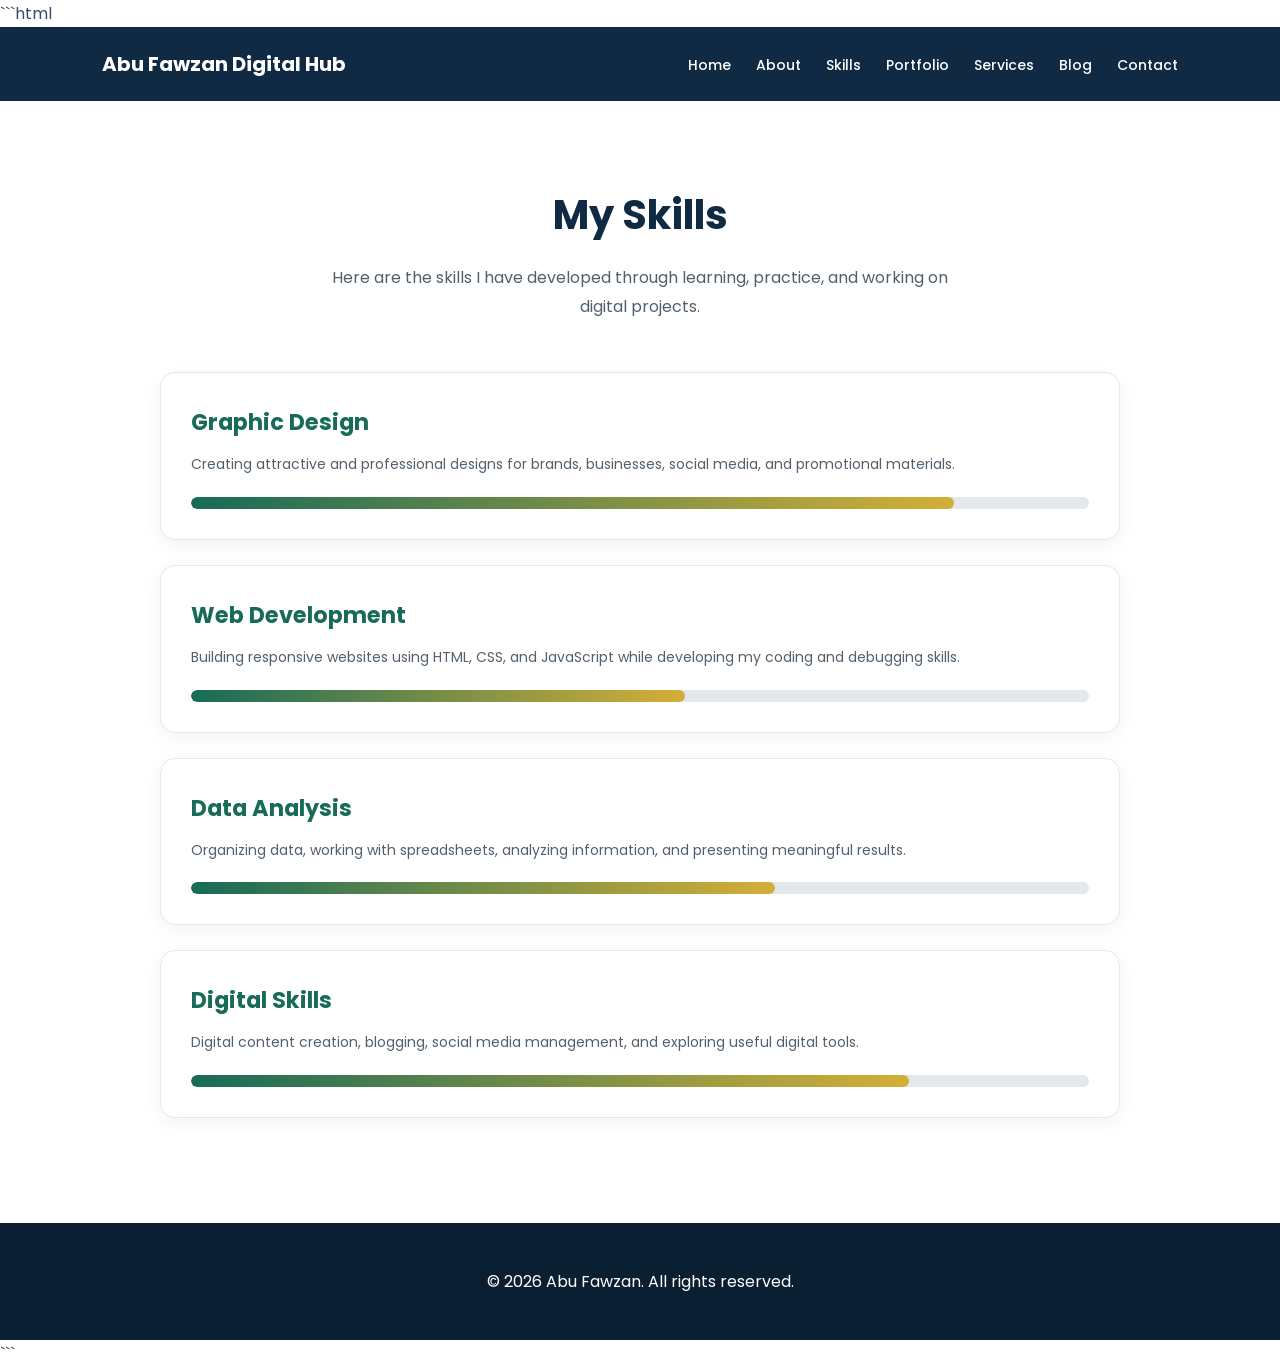
<file: skills.html>
```html
<!DOCTYPE html>
<html lang="en">
<head>
    <meta charset="UTF-8">
    <meta name="viewport" content="width=device-width, initial-scale=1.0">

    <title>My Skills | Abu Fawzan</title>

    <link rel="stylesheet" href="css/style.css">
</head>

<body>

    <!-- Header Section -->
    
<header>
    <nav class="navbar">

        <div class="logo">
            <a href="index.html">Abu Fawzan Digital Hub</a>
        </div>

        <ul class="nav-links">
            <li><a href="index.html">Home</a></li>
            <li><a href="about.html">About</a></li>
            <li><a href="skills.html" class="active">Skills</a></li>
            <li><a href="portfolio.html">Portfolio</a></li>
            <li><a href="services.html">Services</a></li>
            <li><a href="blog.html">Blog</a></li>
            <li><a href="contact.html">Contact</a></li>
        </ul>

    </nav>
</header>



    <!-- Skills Section -->
    <section class="skills-section">

        <div class="skills-heading">
            <h1>My Skills</h1>

            <p>
                Here are the skills I have developed through learning,
                practice, and working on digital projects.
            </p>
        </div>


        <!-- Graphic Design -->
        <div class="skill-card">
            <h2>Graphic Design</h2>

            <p>
                Creating attractive and professional designs for brands,
                businesses, social media, and promotional materials.
            </p>

            <div class="skill-bar">
                <div class="skill-level graphic-design"></div>
            </div>
        </div>


        <!-- Web Development -->
        <div class="skill-card">
            <h2>Web Development</h2>

            <p>
                Building responsive websites using HTML, CSS, and JavaScript
                while developing my coding and debugging skills.
            </p>

            <div class="skill-bar">
                <div class="skill-level web-development"></div>
            </div>
        </div>


        <!-- Data Analysis -->
        <div class="skill-card">
            <h2>Data Analysis</h2>

            <p>
                Organizing data, working with spreadsheets, analyzing
                information, and presenting meaningful results.
            </p>

            <div class="skill-bar">
                <div class="skill-level data-analysis"></div>
            </div>
        </div>


        <!-- Digital Skills -->
        <div class="skill-card">
            <h2>Digital Skills</h2>

            <p>
                Digital content creation, blogging, social media management,
                and exploring useful digital tools.
            </p>

            <div class="skill-bar">
                <div class="skill-level digital-skills"></div>
            </div>
        </div>

    </section>


    <!-- Footer -->
    <footer>
        <p>&copy; 2026 Abu Fawzan. All rights reserved.</p>
    </footer>


    <script src="js/script.js"></script>

</body>
</html>
```
</file>
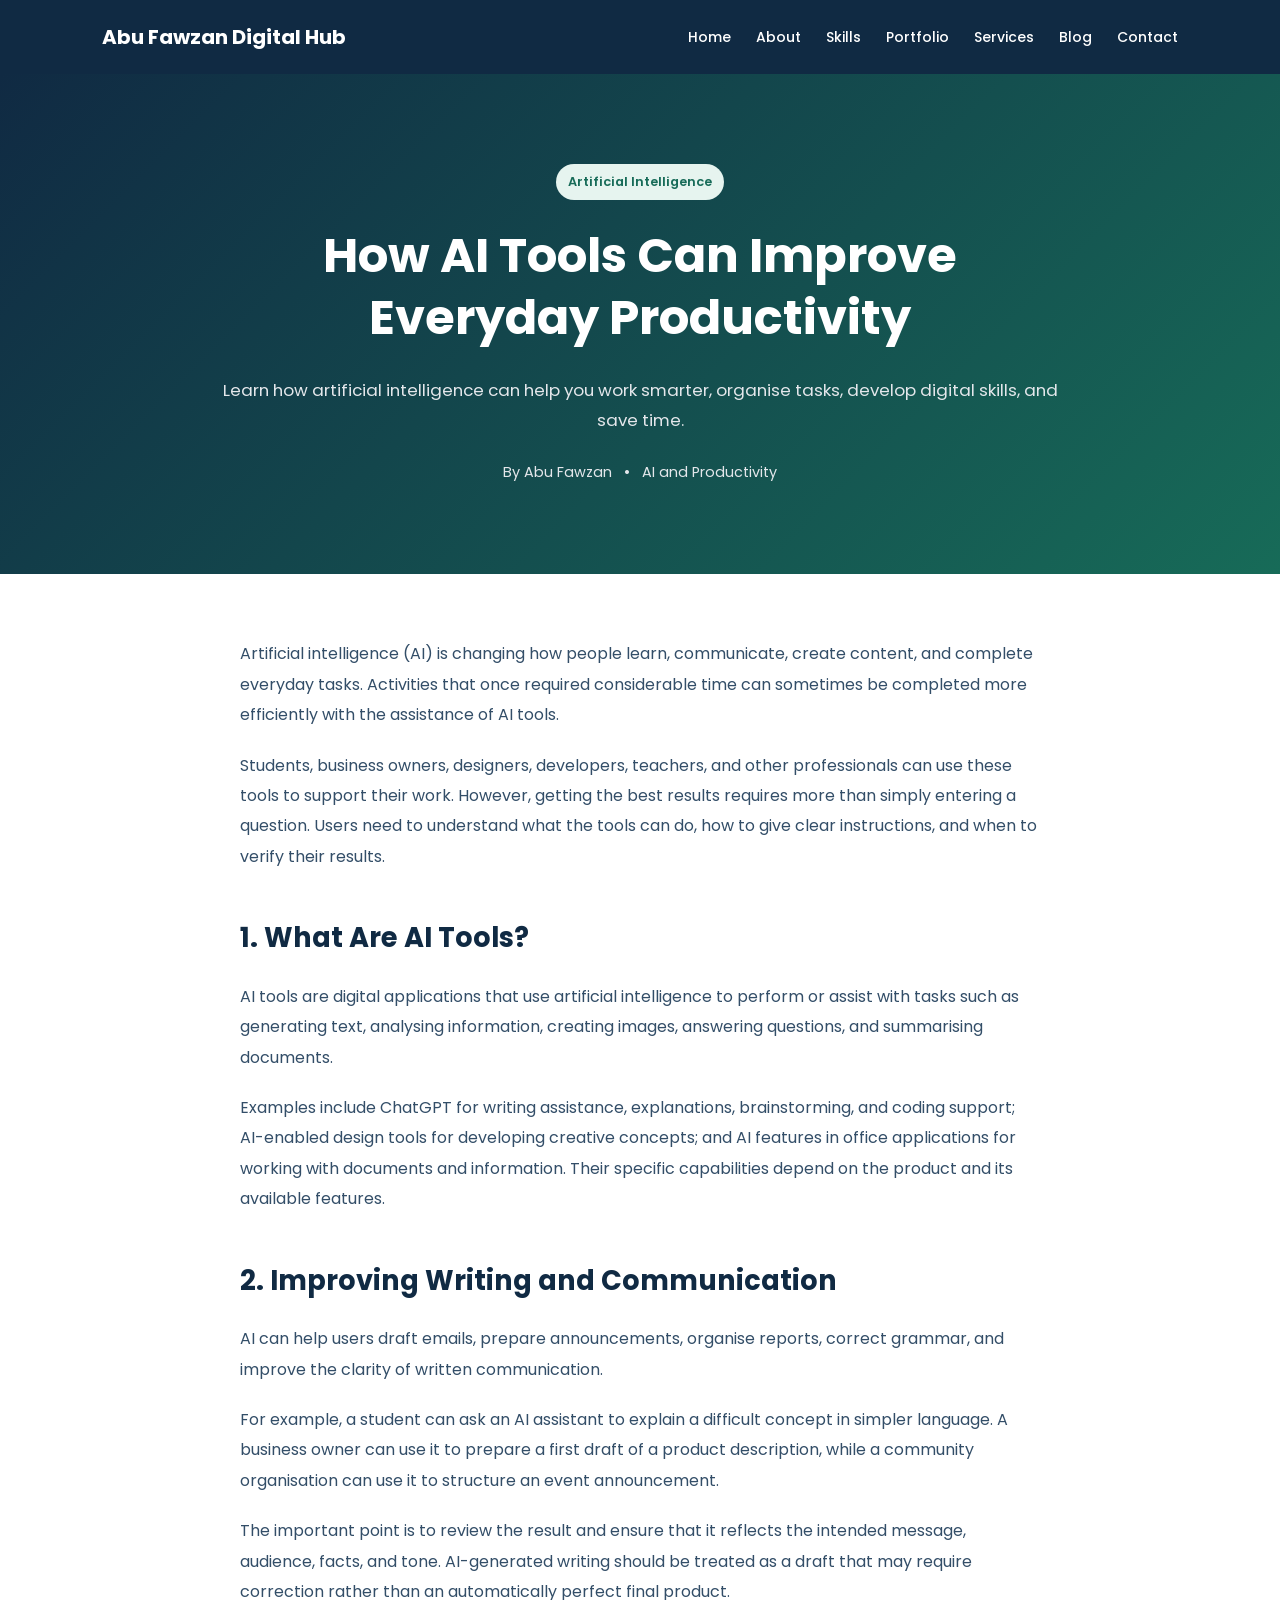
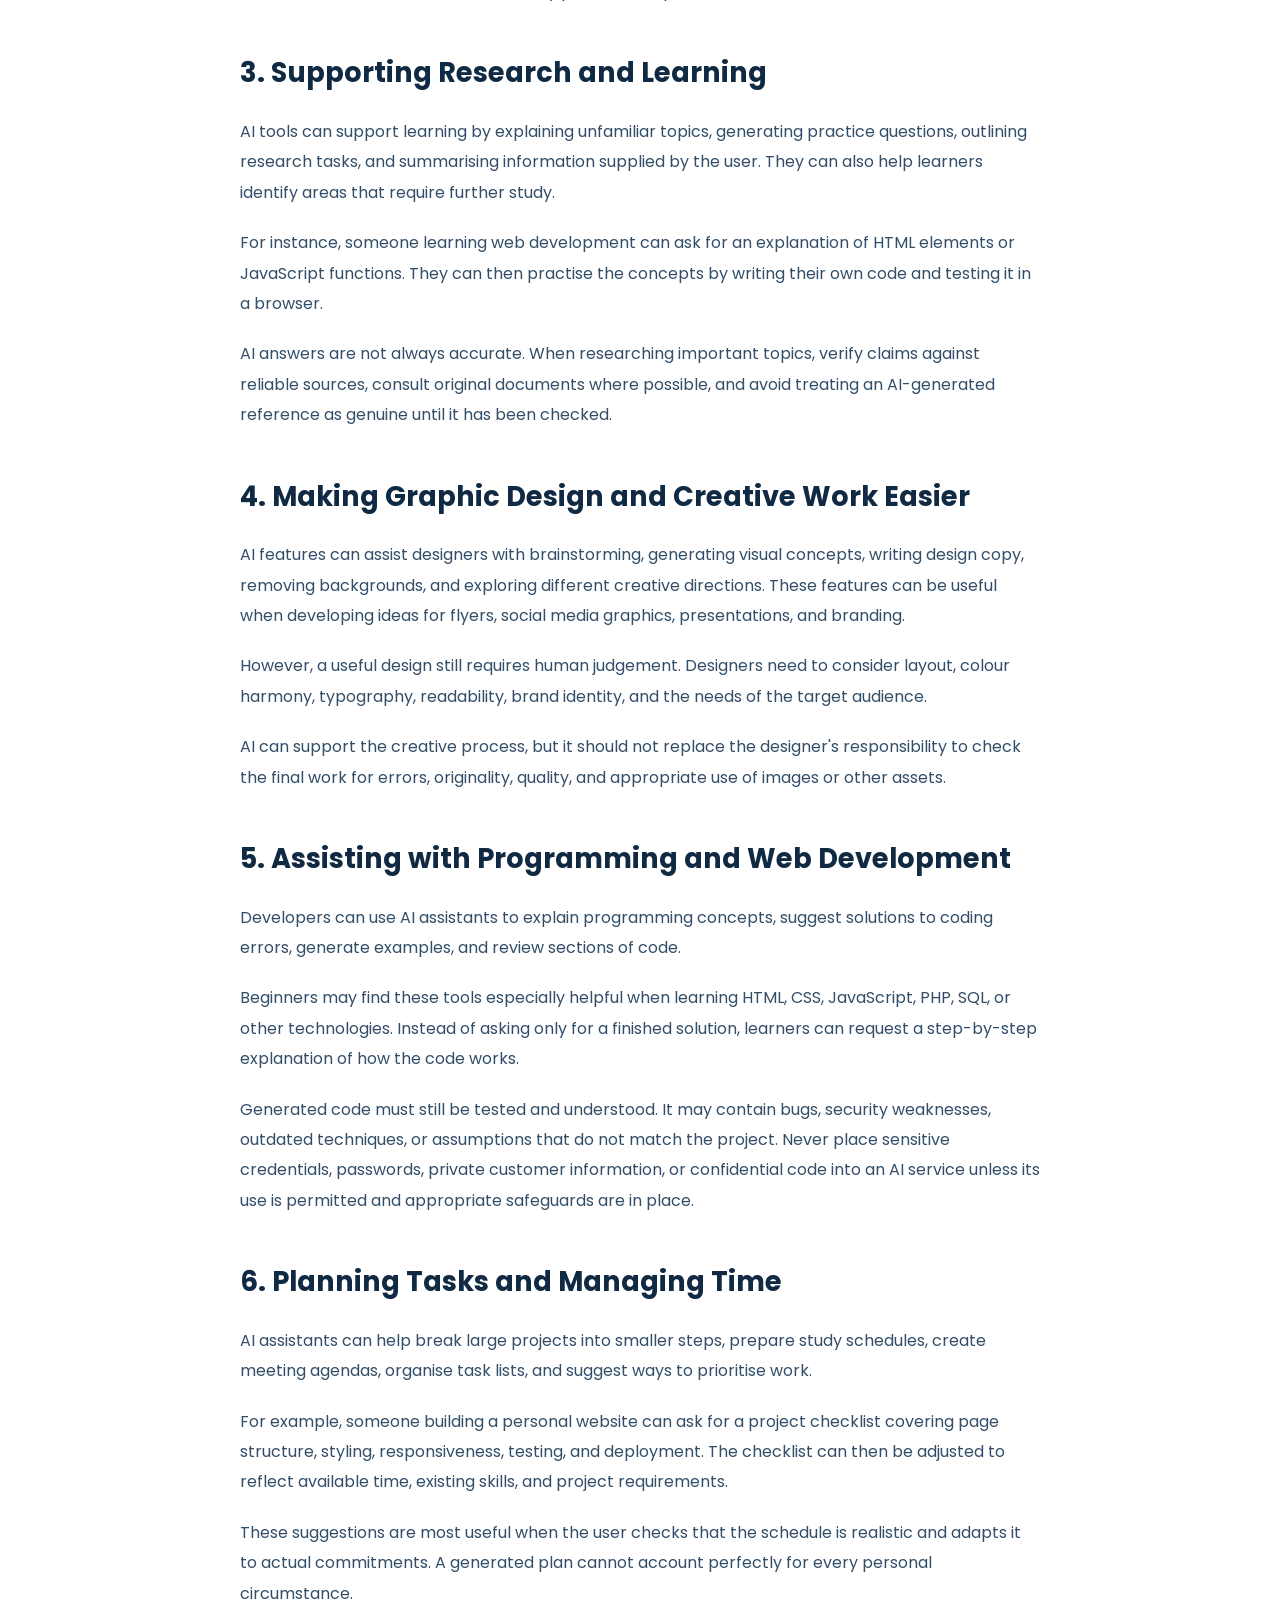
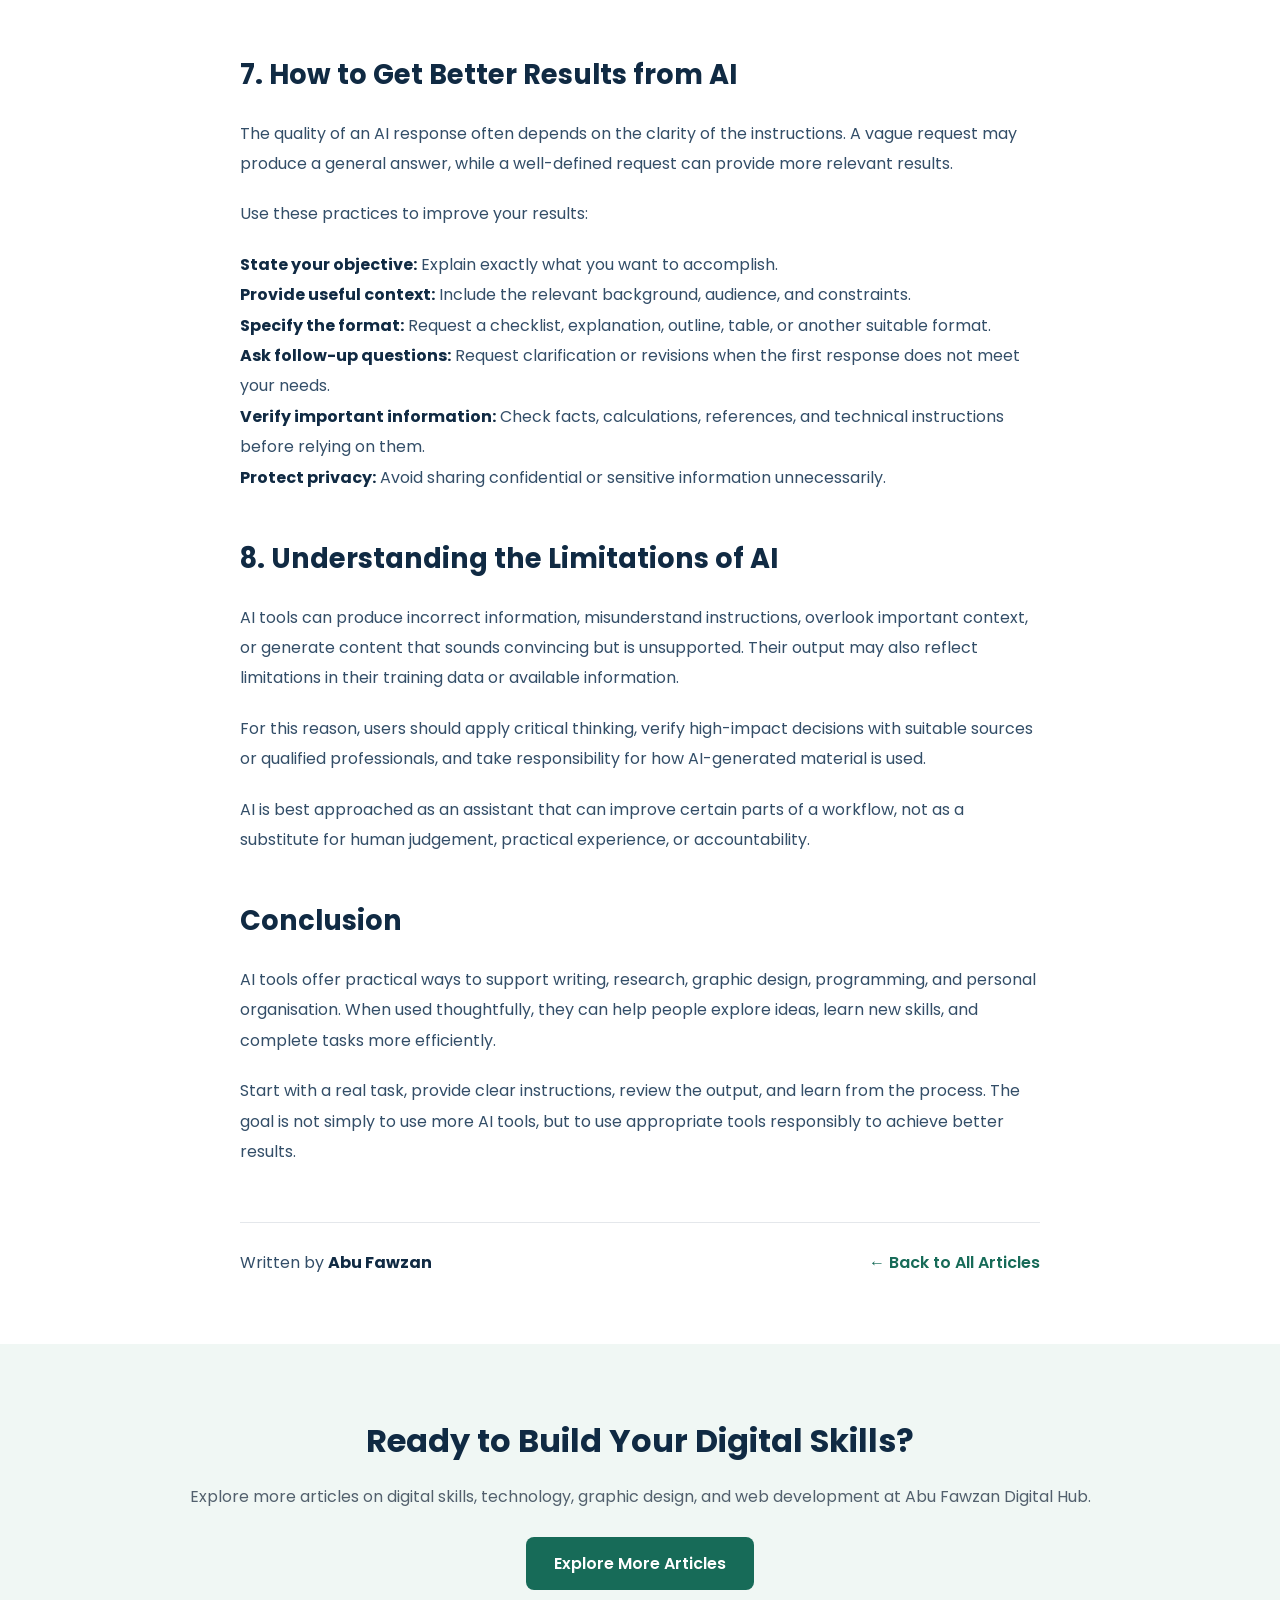
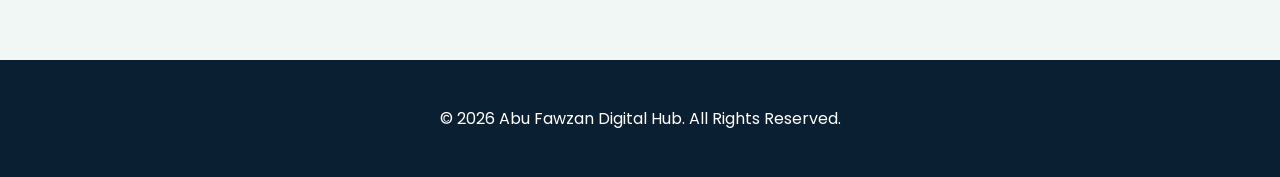
<file: blog/ai-productivity.html>
<!DOCTYPE html>
<html lang="en">
<head>
    <meta charset="UTF-8">
    <meta name="viewport" content="width=device-width, initial-scale=1.0">
    <meta name="description" content="Discover how AI tools can improve productivity in writing, research, graphic design, programming, and everyday tasks.">
    <title>How AI Tools Can Improve Everyday Productivity | Abu Fawzan Digital Hub</title>

    <link rel="stylesheet" href="../css/style.css">
    <script src="../js/script.js" defer></script>
    <link rel="icon" type="image/png" href="../assets/favicon.png.png">
</head>
<body>

    <header>
        <nav class="navbar">
            <a href="../index.html" class="logo">Abu Fawzan Digital Hub</a>

            <ul class="nav-links">
                <li><a href="../index.html">Home</a></li>
                <li><a href="../about.html">About</a></li>
                <li><a href="../skills.html">Skills</a></li>
                <li><a href="../portfolio.html">Portfolio</a></li>
                <li><a href="../services.html">Services</a></li>
                <li><a href="../blog.html" class="active">Blog</a></li>
                <li><a href="../contact.html">Contact</a></li>
            </ul>
        </nav>
    </header>

    <main>

        <section class="article-header">
            <div class="article-header-content">
                <span class="blog-category">Artificial Intelligence</span>

                <h1>How AI Tools Can Improve Everyday Productivity</h1>

                <p class="article-description">
                    Learn how artificial intelligence can help you work smarter,
                    organise tasks, develop digital skills, and save time.
                </p>

                <div class="article-meta">
                    <span>By Abu Fawzan</span>
                    <span>•</span>
                    <span>AI and Productivity</span>
                </div>
            </div>
        </section>

        <article class="article-body">

            <p>
                Artificial intelligence (AI) is changing how people learn,
                communicate, create content, and complete everyday tasks.
                Activities that once required considerable time can sometimes
                be completed more efficiently with the assistance of AI tools.
            </p>

            <p>
                Students, business owners, designers, developers, teachers,
                and other professionals can use these tools to support their
                work. However, getting the best results requires more than
                simply entering a question. Users need to understand what
                the tools can do, how to give clear instructions, and when
                to verify their results.
            </p>

            <h2>1. What Are AI Tools?</h2>

            <p>
                AI tools are digital applications that use artificial
                intelligence to perform or assist with tasks such as
                generating text, analysing information, creating images,
                answering questions, and summarising documents.
            </p>

            <p>
                Examples include ChatGPT for writing assistance, explanations,
                brainstorming, and coding support; AI-enabled design tools
                for developing creative concepts; and AI features in office
                applications for working with documents and information.
                Their specific capabilities depend on the product and its
                available features.
            </p>

            <h2>2. Improving Writing and Communication</h2>

            <p>
                AI can help users draft emails, prepare announcements,
                organise reports, correct grammar, and improve the clarity
                of written communication.
            </p>

            <p>
                For example, a student can ask an AI assistant to explain
                a difficult concept in simpler language. A business owner
                can use it to prepare a first draft of a product description,
                while a community organisation can use it to structure an
                event announcement.
            </p>

            <p>
                The important point is to review the result and ensure that
                it reflects the intended message, audience, facts, and tone.
                AI-generated writing should be treated as a draft that may
                require correction rather than an automatically perfect
                final product.
            </p>

            <h2>3. Supporting Research and Learning</h2>

            <p>
                AI tools can support learning by explaining unfamiliar
                topics, generating practice questions, outlining research
                tasks, and summarising information supplied by the user.
                They can also help learners identify areas that require
                further study.
            </p>

            <p>
                For instance, someone learning web development can ask
                for an explanation of HTML elements or JavaScript functions.
                They can then practise the concepts by writing their own
                code and testing it in a browser.
            </p>

            <p>
                AI answers are not always accurate. When researching
                important topics, verify claims against reliable sources,
                consult original documents where possible, and avoid
                treating an AI-generated reference as genuine until it
                has been checked.
            </p>

            <h2>4. Making Graphic Design and Creative Work Easier</h2>

            <p>
                AI features can assist designers with brainstorming,
                generating visual concepts, writing design copy, removing
                backgrounds, and exploring different creative directions.
                These features can be useful when developing ideas for
                flyers, social media graphics, presentations, and branding.
            </p>

            <p>
                However, a useful design still requires human judgement.
                Designers need to consider layout, colour harmony,
                typography, readability, brand identity, and the needs
                of the target audience.
            </p>

            <p>
                AI can support the creative process, but it should not
                replace the designer's responsibility to check the final
                work for errors, originality, quality, and appropriate
                use of images or other assets.
            </p>

            <h2>5. Assisting with Programming and Web Development</h2>

            <p>
                Developers can use AI assistants to explain programming
                concepts, suggest solutions to coding errors, generate
                examples, and review sections of code.
            </p>

            <p>
                Beginners may find these tools especially helpful when
                learning HTML, CSS, JavaScript, PHP, SQL, or other
                technologies. Instead of asking only for a finished
                solution, learners can request a step-by-step explanation
                of how the code works.
            </p>

            <p>
                Generated code must still be tested and understood.
                It may contain bugs, security weaknesses, outdated
                techniques, or assumptions that do not match the project.
                Never place sensitive credentials, passwords, private
                customer information, or confidential code into an AI
                service unless its use is permitted and appropriate
                safeguards are in place.
            </p>

            <h2>6. Planning Tasks and Managing Time</h2>

            <p>
                AI assistants can help break large projects into smaller
                steps, prepare study schedules, create meeting agendas,
                organise task lists, and suggest ways to prioritise work.
            </p>

            <p>
                For example, someone building a personal website can ask
                for a project checklist covering page structure, styling,
                responsiveness, testing, and deployment. The checklist
                can then be adjusted to reflect available time, existing
                skills, and project requirements.
            </p>

            <p>
                These suggestions are most useful when the user checks
                that the schedule is realistic and adapts it to actual
                commitments. A generated plan cannot account perfectly
                for every personal circumstance.
            </p>

            <h2>7. How to Get Better Results from AI</h2>

            <p>
                The quality of an AI response often depends on the clarity
                of the instructions. A vague request may produce a general
                answer, while a well-defined request can provide more
                relevant results.
            </p>

            <p>Use these practices to improve your results:</p>

            <ul>
                <li>
                    <strong>State your objective:</strong>
                    Explain exactly what you want to accomplish.
                </li>
                <li>
                    <strong>Provide useful context:</strong>
                    Include the relevant background, audience, and constraints.
                </li>
                <li>
                    <strong>Specify the format:</strong>
                    Request a checklist, explanation, outline, table, or
                    another suitable format.
                </li>
                <li>
                    <strong>Ask follow-up questions:</strong>
                    Request clarification or revisions when the first
                    response does not meet your needs.
                </li>
                <li>
                    <strong>Verify important information:</strong>
                    Check facts, calculations, references, and technical
                    instructions before relying on them.
                </li>
                <li>
                    <strong>Protect privacy:</strong>
                    Avoid sharing confidential or sensitive information
                    unnecessarily.
                </li>
            </ul>

            <h2>8. Understanding the Limitations of AI</h2>

            <p>
                AI tools can produce incorrect information, misunderstand
                instructions, overlook important context, or generate
                content that sounds convincing but is unsupported.
                Their output may also reflect limitations in their training
                data or available information.
            </p>

            <p>
                For this reason, users should apply critical thinking,
                verify high-impact decisions with suitable sources or
                qualified professionals, and take responsibility for how
                AI-generated material is used.
            </p>

            <p>
                AI is best approached as an assistant that can improve
                certain parts of a workflow, not as a substitute for
                human judgement, practical experience, or accountability.
            </p>

            <h2>Conclusion</h2>

            <p>
                AI tools offer practical ways to support writing, research,
                graphic design, programming, and personal organisation.
                When used thoughtfully, they can help people explore ideas,
                learn new skills, and complete tasks more efficiently.
            </p>

            <p>
                Start with a real task, provide clear instructions, review
                the output, and learn from the process. The goal is not
                simply to use more AI tools, but to use appropriate tools
                responsibly to achieve better results.
            </p>

            <div class="article-footer">
                <p>Written by <strong>Abu Fawzan</strong></p>
                <a href="../blog.html" class="back-to-blog">
                    ← Back to All Articles
                </a>
            </div>

        </article>

        <section class="article-cta">
            <h2>Ready to Build Your Digital Skills?</h2>

            <p>
                Explore more articles on digital skills, technology,
                graphic design, and web development at Abu Fawzan Digital Hub.
            </p>

            <a href="../blog.html" class="article-cta-btn">
                Explore More Articles
            </a>
        </section>

    </main>

    <footer>
        <p>&copy; 2026 Abu Fawzan Digital Hub. All Rights Reserved.</p>
    </footer>

</body>
</html>
</file>
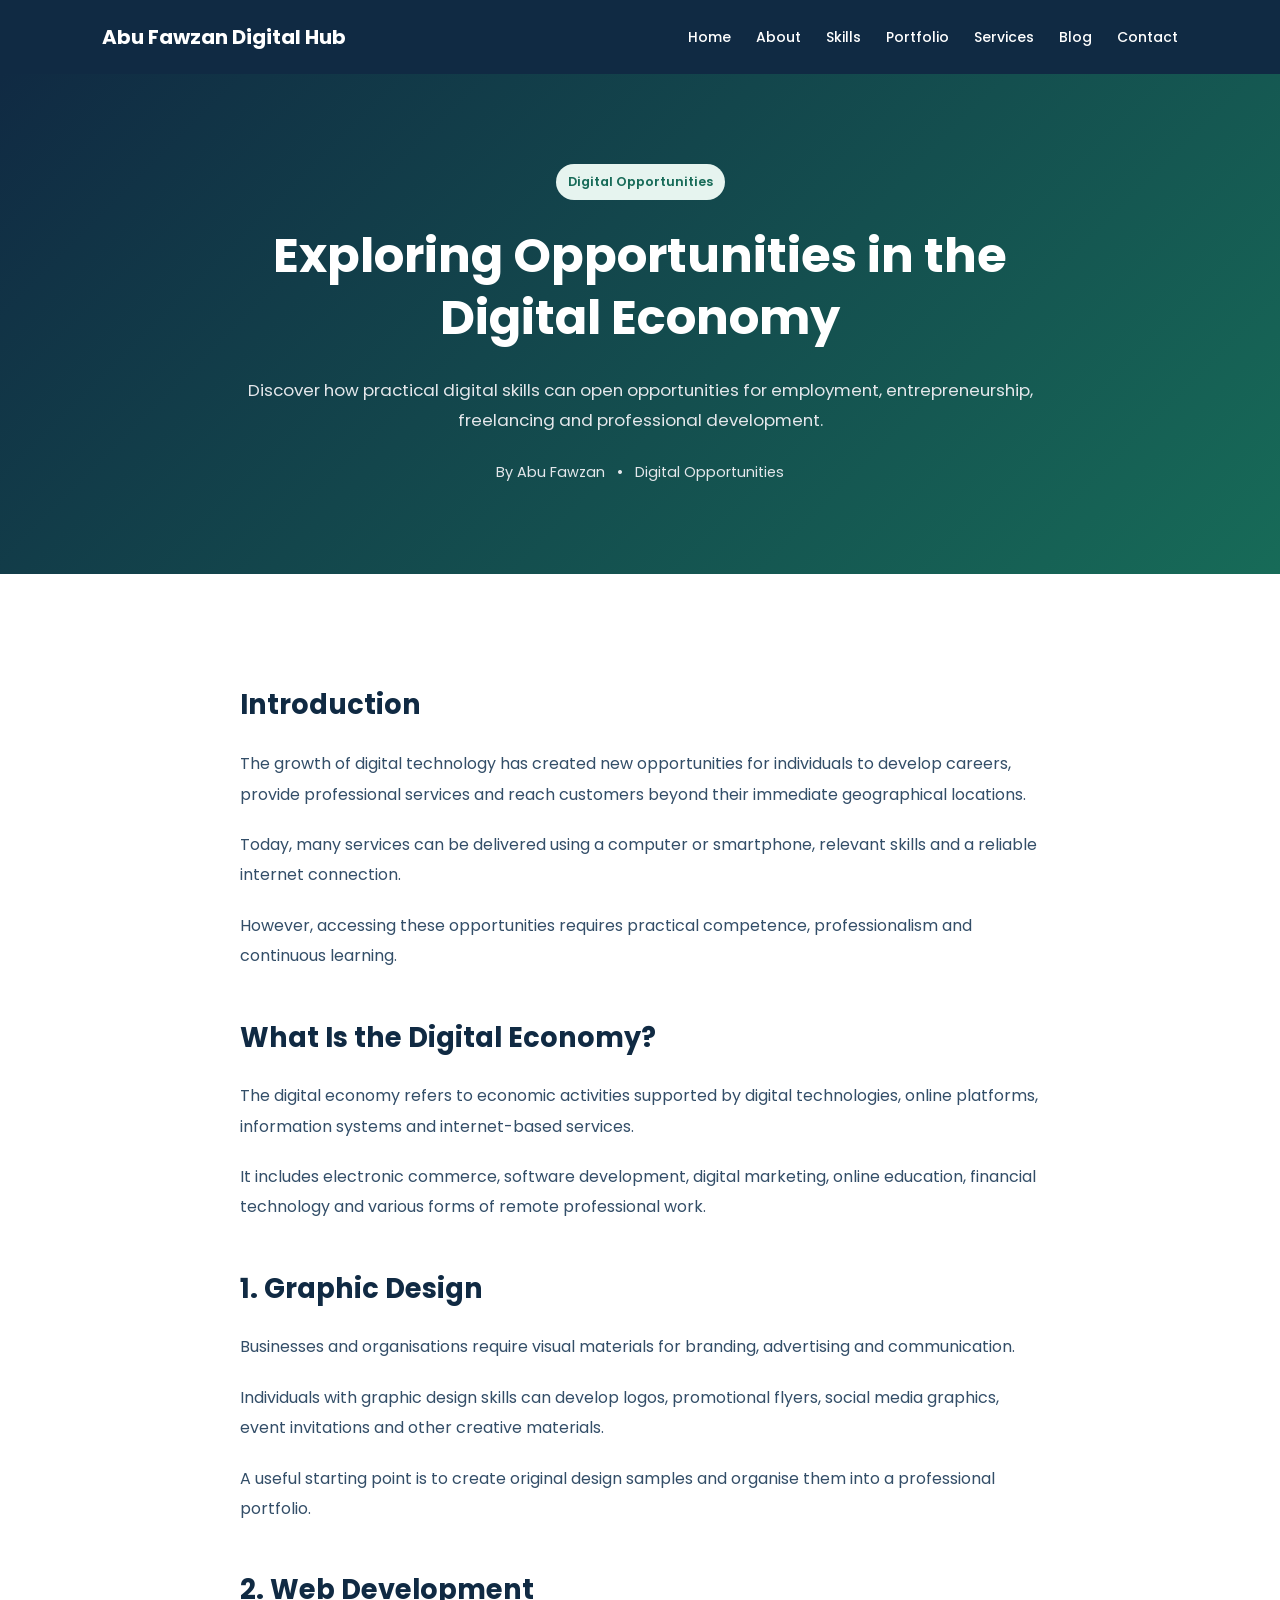
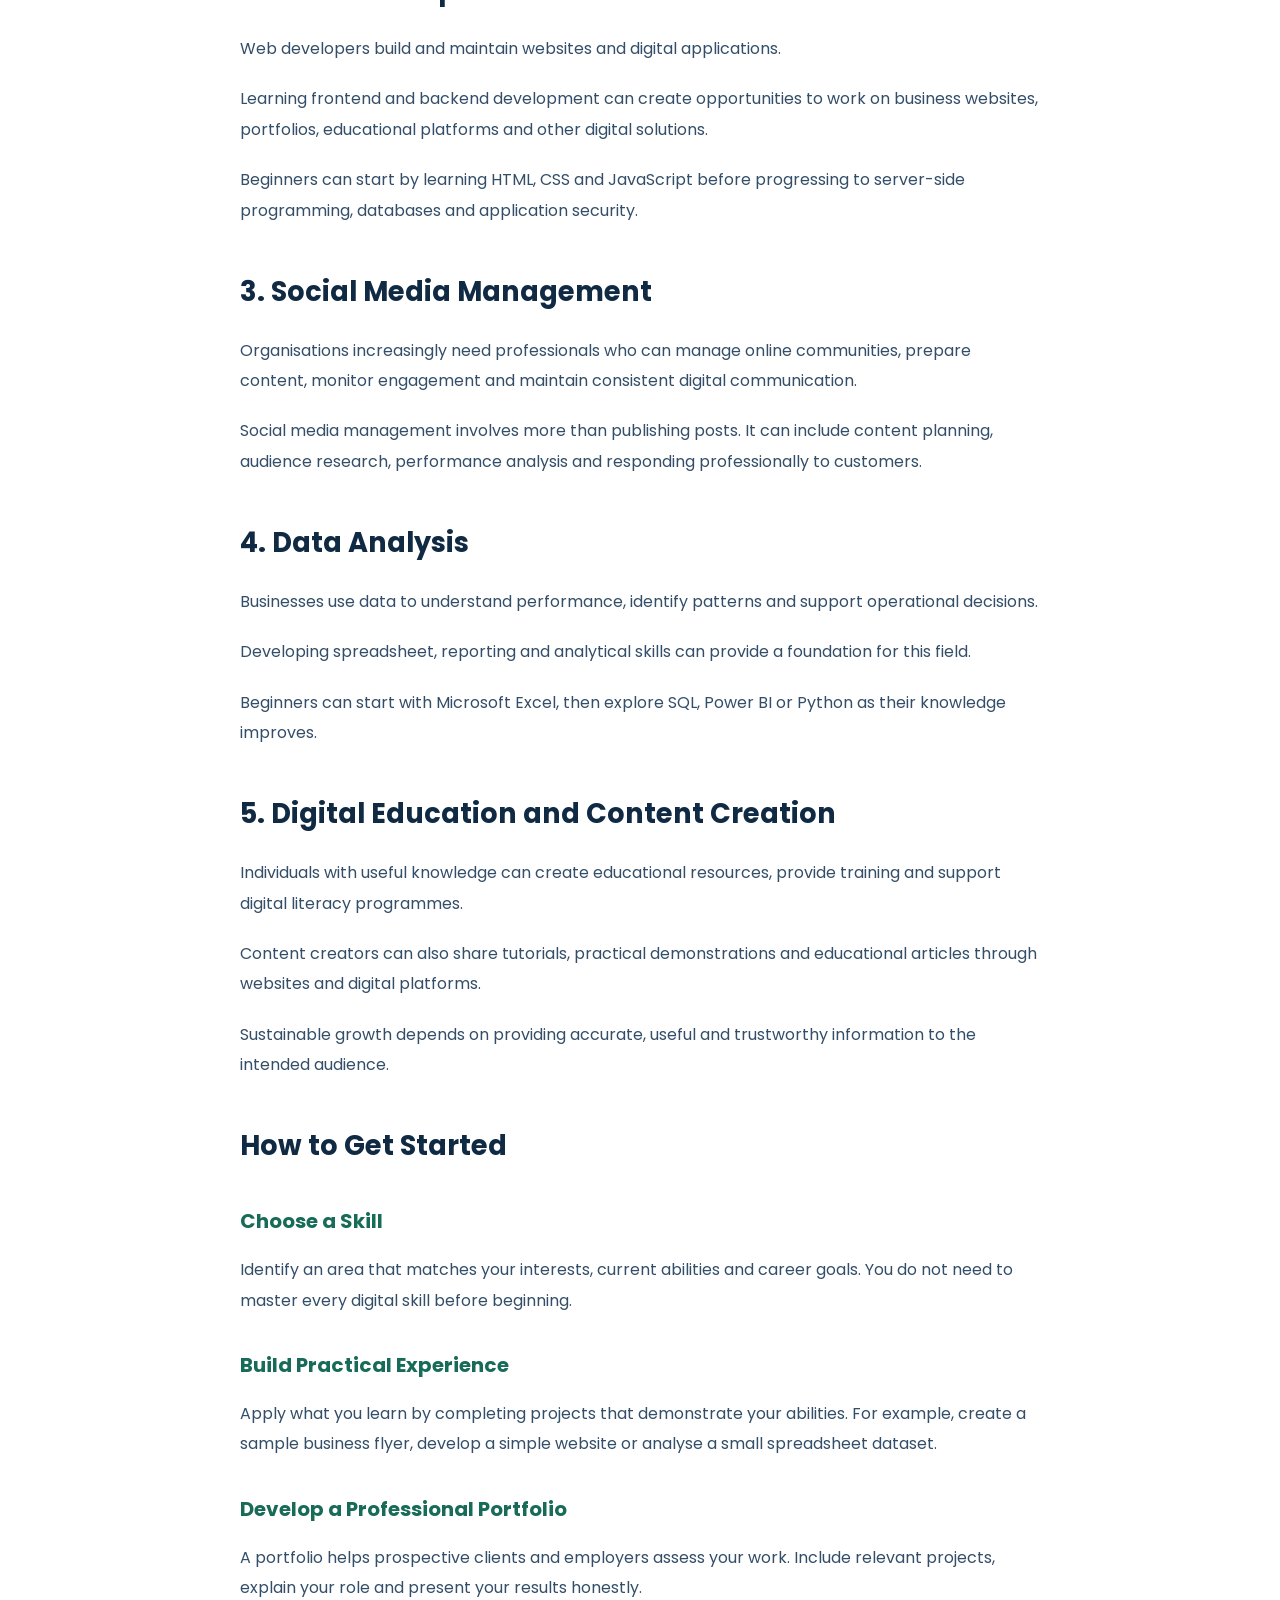
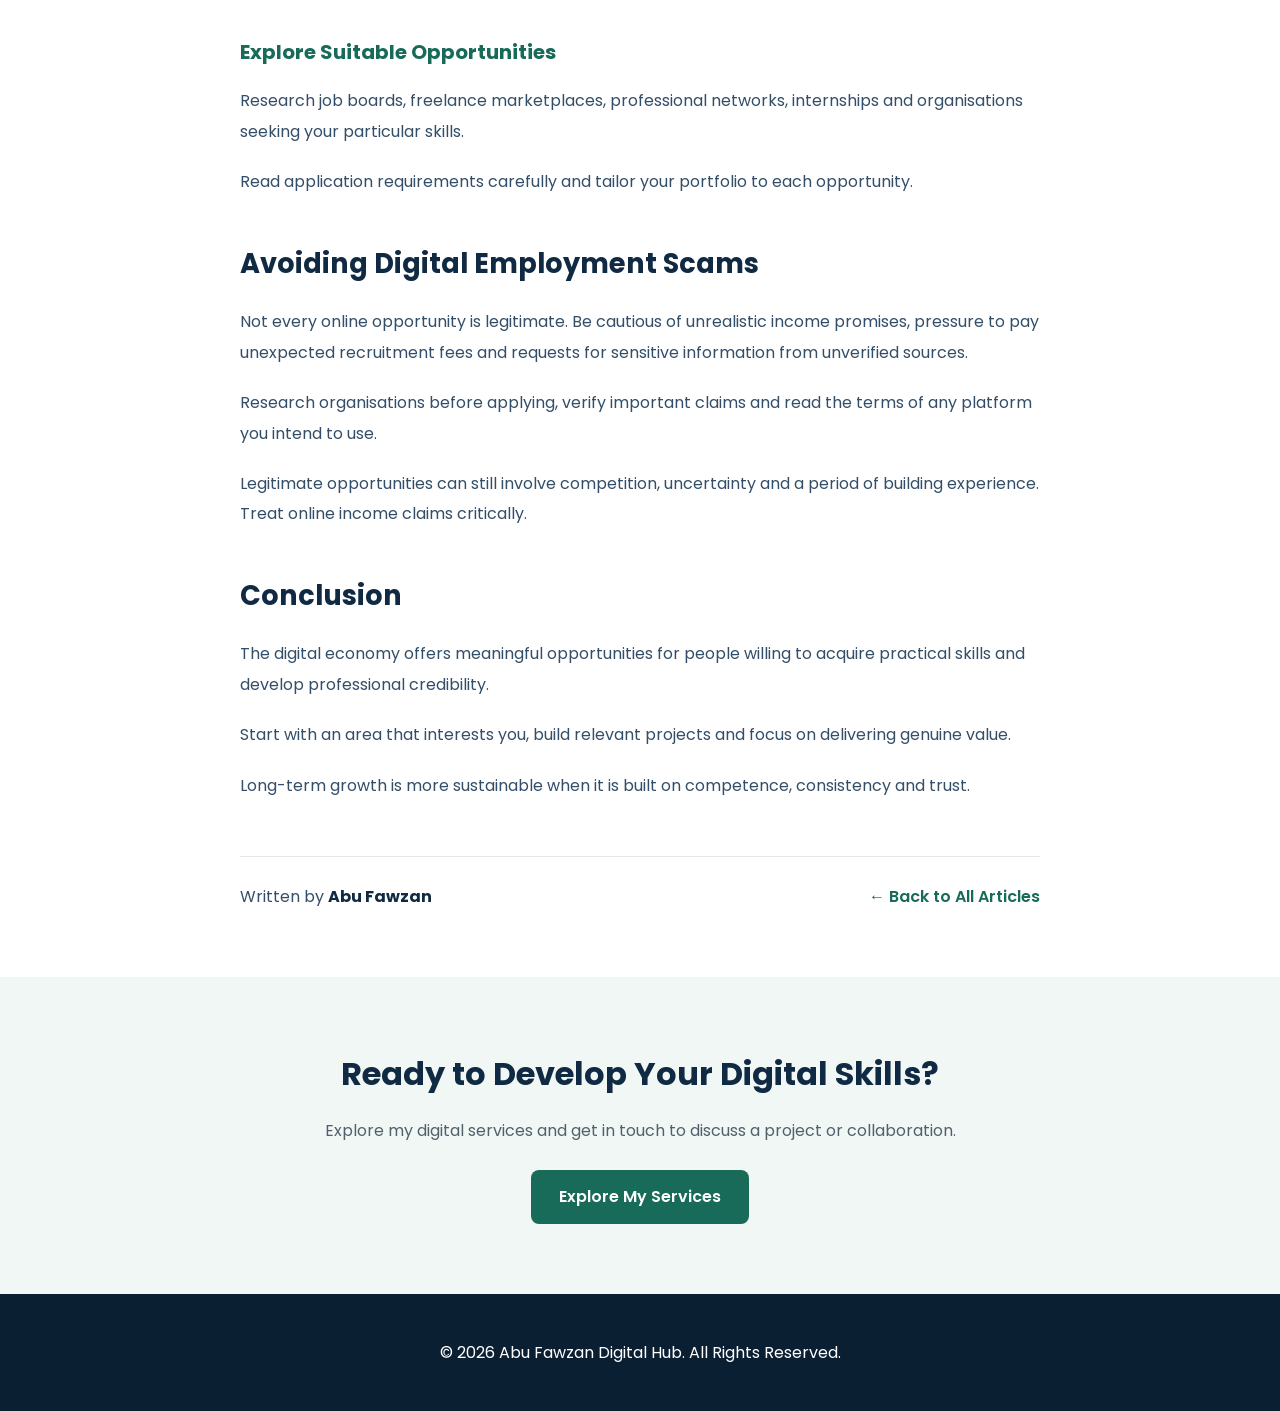
<file: blog/digital-opportunities.html>
<!DOCTYPE html>
<html lang="en">

<head>

    <meta charset="UTF-8">

    <meta name="viewport"
          content="width=device-width, initial-scale=1.0">

    <meta name="description"
          content="Explore digital career opportunities in graphic design, web development, social media management, data analysis and remote work.">

    <title>
        Exploring Opportunities in the Digital Economy | Abu Fawzan
    </title>

    <link rel="stylesheet" href="../css/style.css">

    <script src="../js/script.js" defer></script>
    <link rel="icon" type="image/png" href="../assets/favicon.png.png">

</head>

<body>

    <!-- HEADER AND NAVIGATION -->

    <header>

        <nav class="navbar">

            <div class="logo">
                <a href="../index.html">
                    Abu Fawzan Digital Hub
                </a>
            </div>

            <ul class="nav-links">

                <li><a href="../index.html">Home</a></li>
                <li><a href="../about.html">About</a></li>
                <li><a href="../skills.html">Skills</a></li>
                <li><a href="../portfolio.html">Portfolio</a></li>
                <li><a href="../services.html">Services</a></li>

                <li>
                    <a href="../blog.html" class="active">
                        Blog
                    </a>
                </li>

                <li><a href="../contact.html">Contact</a></li>

            </ul>

        </nav>

    </header>


    <main>

        <!-- ARTICLE HEADER -->

        <section class="article-header">

            <div class="article-header-content">

                <span class="blog-category">
                    Digital Opportunities
                </span>

                <h1>
                    Exploring Opportunities in the Digital Economy
                </h1>

                <p class="article-description">
                    Discover how practical digital skills can
                    open opportunities for employment,
                    entrepreneurship, freelancing and
                    professional development.
                </p>

                <div class="article-meta">
                    <span>By Abu Fawzan</span>
                    <span>•</span>
                    <span>Digital Opportunities</span>
                </div>

            </div>

        </section>


        <!-- ARTICLE BODY -->

        <article class="article-body">

            <h2>Introduction</h2>

            <p>
                The growth of digital technology has created
                new opportunities for individuals to develop
                careers, provide professional services and
                reach customers beyond their immediate
                geographical locations.
            </p>

            <p>
                Today, many services can be delivered using
                a computer or smartphone, relevant skills
                and a reliable internet connection.
            </p>

            <p>
                However, accessing these opportunities
                requires practical competence, professionalism
                and continuous learning.
            </p>


            <h2>What Is the Digital Economy?</h2>

            <p>
                The digital economy refers to economic
                activities supported by digital technologies,
                online platforms, information systems
                and internet-based services.
            </p>

            <p>
                It includes electronic commerce, software
                development, digital marketing, online
                education, financial technology and various
                forms of remote professional work.
            </p>


            <h2>1. Graphic Design</h2>

            <p>
                Businesses and organisations require visual
                materials for branding, advertising
                and communication.
            </p>

            <p>
                Individuals with graphic design skills can
                develop logos, promotional flyers, social
                media graphics, event invitations and
                other creative materials.
            </p>

            <p>
                A useful starting point is to create original
                design samples and organise them into
                a professional portfolio.
            </p>


            <h2>2. Web Development</h2>

            <p>
                Web developers build and maintain websites
                and digital applications.
            </p>

            <p>
                Learning frontend and backend development
                can create opportunities to work on business
                websites, portfolios, educational platforms
                and other digital solutions.
            </p>

            <p>
                Beginners can start by learning HTML, CSS
                and JavaScript before progressing to server-side
                programming, databases and application security.
            </p>


            <h2>3. Social Media Management</h2>

            <p>
                Organisations increasingly need professionals
                who can manage online communities, prepare
                content, monitor engagement and maintain
                consistent digital communication.
            </p>

            <p>
                Social media management involves more than
                publishing posts. It can include content
                planning, audience research, performance
                analysis and responding professionally
                to customers.
            </p>


            <h2>4. Data Analysis</h2>

            <p>
                Businesses use data to understand performance,
                identify patterns and support operational
                decisions.
            </p>

            <p>
                Developing spreadsheet, reporting and
                analytical skills can provide a foundation
                for this field.
            </p>

            <p>
                Beginners can start with Microsoft Excel,
                then explore SQL, Power BI or Python as
                their knowledge improves.
            </p>


            <h2>5. Digital Education and Content Creation</h2>

            <p>
                Individuals with useful knowledge can create
                educational resources, provide training
                and support digital literacy programmes.
            </p>

            <p>
                Content creators can also share tutorials,
                practical demonstrations and educational
                articles through websites and digital platforms.
            </p>

            <p>
                Sustainable growth depends on providing
                accurate, useful and trustworthy information
                to the intended audience.
            </p>


            <h2>How to Get Started</h2>

            <h3>Choose a Skill</h3>

            <p>
                Identify an area that matches your interests,
                current abilities and career goals.
                You do not need to master every digital skill
                before beginning.
            </p>


            <h3>Build Practical Experience</h3>

            <p>
                Apply what you learn by completing projects
                that demonstrate your abilities.
                For example, create a sample business flyer,
                develop a simple website or analyse a small
                spreadsheet dataset.
            </p>


            <h3>Develop a Professional Portfolio</h3>

            <p>
                A portfolio helps prospective clients
                and employers assess your work.
                Include relevant projects, explain your role
                and present your results honestly.
            </p>


            <h3>Explore Suitable Opportunities</h3>

            <p>
                Research job boards, freelance marketplaces,
                professional networks, internships and
                organisations seeking your particular skills.
            </p>

            <p>
                Read application requirements carefully
                and tailor your portfolio to each opportunity.
            </p>


            <h2>Avoiding Digital Employment Scams</h2>

            <p>
                Not every online opportunity is legitimate.
                Be cautious of unrealistic income promises,
                pressure to pay unexpected recruitment fees
                and requests for sensitive information
                from unverified sources.
            </p>

            <p>
                Research organisations before applying,
                verify important claims and read the terms
                of any platform you intend to use.
            </p>

            <p>
                Legitimate opportunities can still involve
                competition, uncertainty and a period of
                building experience. Treat online income
                claims critically.
            </p>


            <h2>Conclusion</h2>

            <p>
                The digital economy offers meaningful
                opportunities for people willing to acquire
                practical skills and develop professional
                credibility.
            </p>

            <p>
                Start with an area that interests you,
                build relevant projects and focus on
                delivering genuine value.
            </p>

            <p>
                Long-term growth is more sustainable when
                it is built on competence, consistency
                and trust.
            </p>


            <!-- ARTICLE FOOTER -->

            <div class="article-footer">

                <p>
                    Written by <strong>Abu Fawzan</strong>
                </p>

                <a href="../blog.html" class="back-to-blog">
                    ← Back to All Articles
                </a>

            </div>

        </article>


        <!-- CALL TO ACTION -->

        <section class="article-cta">

            <h2>Ready to Develop Your Digital Skills?</h2>

            <p>
                Explore my digital services and get in touch
                to discuss a project or collaboration.
            </p>

            <a href="../services.html" class="article-cta-btn">
                Explore My Services
            </a>

        </section>

    </main>


    <!-- FOOTER -->

    <footer>

        <p>
            &copy; 2026 Abu Fawzan Digital Hub.
            All Rights Reserved.
        </p>

    </footer>

</body>
</html>
</file>
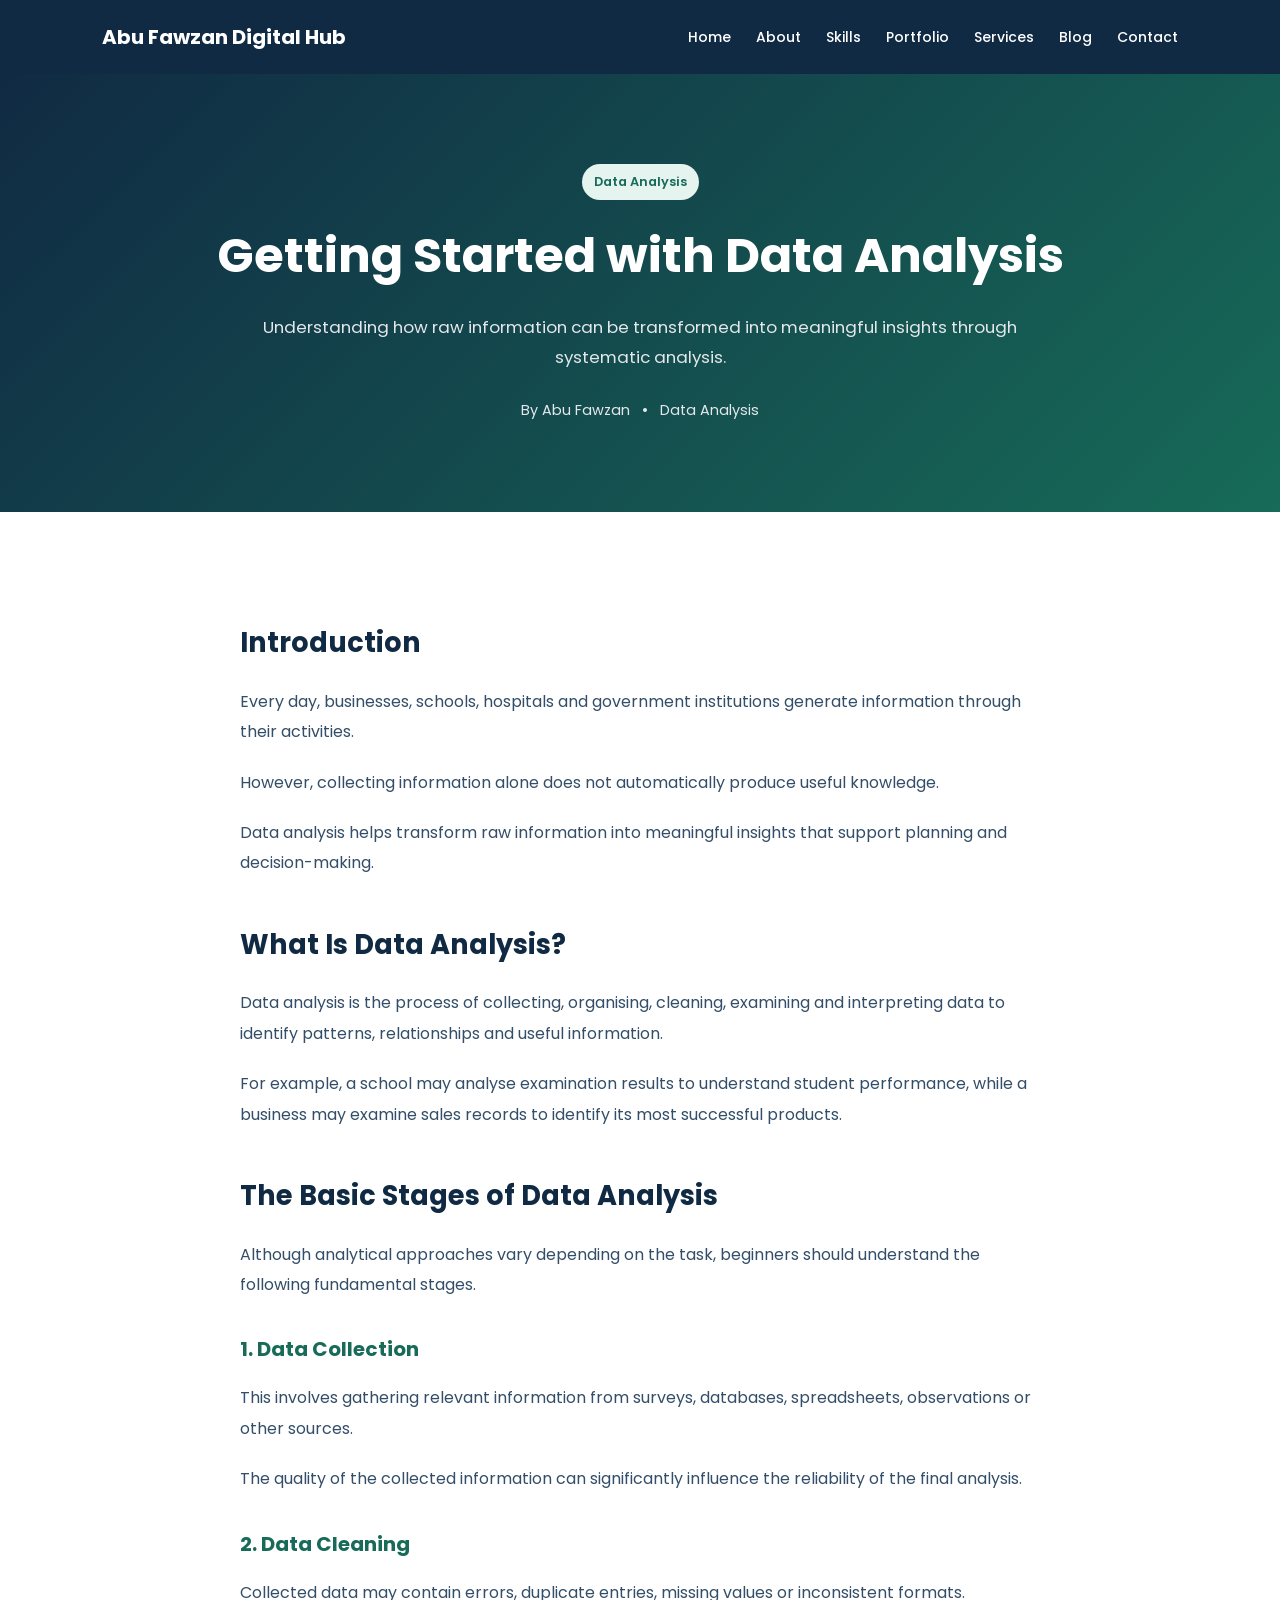
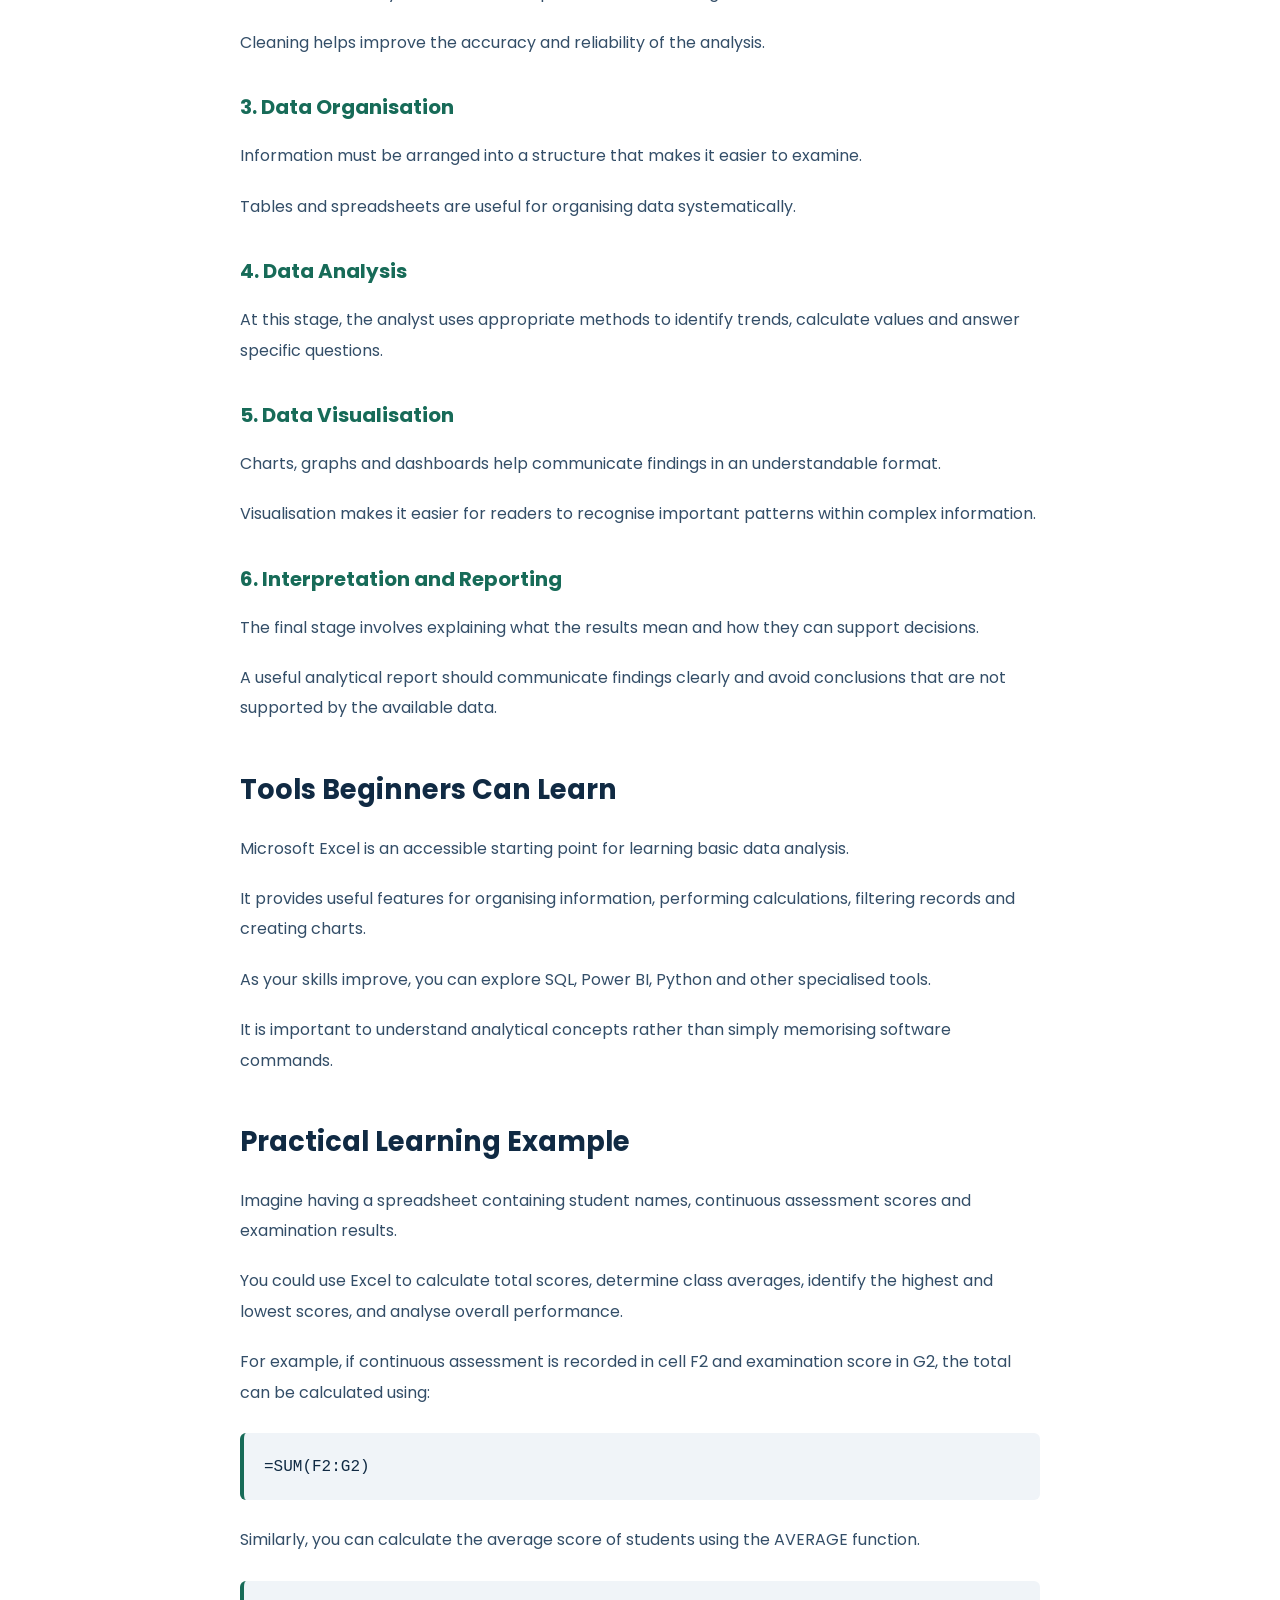
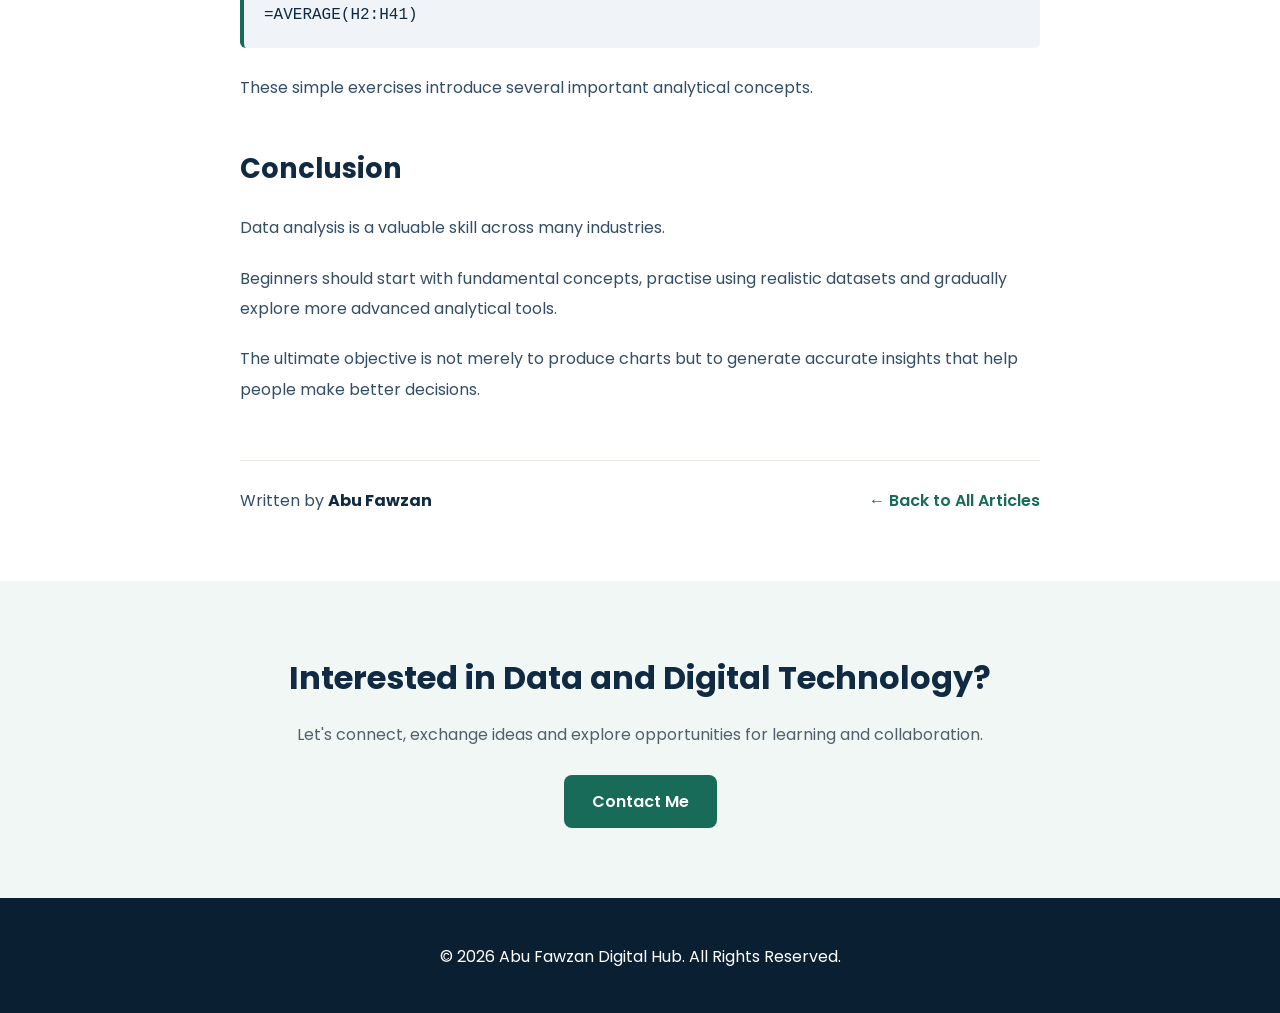
<file: blog/getting-started-with-data-analysis.html>
<!DOCTYPE html>
<html lang="en">

<head>

    <meta charset="UTF-8">

    <meta name="viewport"
          content="width=device-width, initial-scale=1.0">

    <meta name="description"
          content="Learn the fundamentals of data analysis, including data collection, cleaning, organisation, visualisation and beginner-friendly analytical tools.">

    <title>
        Getting Started with Data Analysis | Abu Fawzan
    </title>

    <!-- Main Stylesheet -->
    <link rel="stylesheet" href="../css/style.css">

    <!-- JavaScript -->
    <script src="../js/script.js" defer></script>
    <link rel="icon" type="image/png" href="../assets/favicon.png.png">

</head>

<body>

    <!-- HEADER AND NAVIGATION -->

    <header>

        <nav class="navbar">

            <div class="logo">
                <a href="../index.html">
                    Abu Fawzan Digital Hub
                </a>
            </div>

            <ul class="nav-links">

                <li><a href="../index.html">Home</a></li>
                <li><a href="../about.html">About</a></li>
                <li><a href="../skills.html">Skills</a></li>
                <li><a href="../portfolio.html">Portfolio</a></li>
                <li><a href="../services.html">Services</a></li>

                <li>
                    <a href="../blog.html" class="active">
                        Blog
                    </a>
                </li>

                <li><a href="../contact.html">Contact</a></li>

            </ul>

        </nav>

    </header>


    <main>

        <!-- ARTICLE HEADER -->

        <section class="article-header">

            <div class="article-header-content">

                <span class="blog-category">
                    Data Analysis
                </span>

                <h1>
                    Getting Started with Data Analysis
                </h1>

                <p class="article-description">
                    Understanding how raw information can be
                    transformed into meaningful insights
                    through systematic analysis.
                </p>

                <div class="article-meta">

                    <span>By Abu Fawzan</span>
                    <span>•</span>
                    <span>Data Analysis</span>

                </div>

            </div>

        </section>


        <!-- MAIN ARTICLE -->

        <article class="article-body">

            <h2>Introduction</h2>

            <p>
                Every day, businesses, schools, hospitals and
                government institutions generate information
                through their activities.
            </p>

            <p>
                However, collecting information alone does not
                automatically produce useful knowledge.
            </p>

            <p>
                Data analysis helps transform raw information
                into meaningful insights that support planning
                and decision-making.
            </p>


            <h2>What Is Data Analysis?</h2>

            <p>
                Data analysis is the process of collecting,
                organising, cleaning, examining and interpreting
                data to identify patterns, relationships and
                useful information.
            </p>

            <p>
                For example, a school may analyse examination
                results to understand student performance,
                while a business may examine sales records
                to identify its most successful products.
            </p>


            <h2>The Basic Stages of Data Analysis</h2>

            <p>
                Although analytical approaches vary depending
                on the task, beginners should understand
                the following fundamental stages.
            </p>


            <h3>1. Data Collection</h3>

            <p>
                This involves gathering relevant information
                from surveys, databases, spreadsheets,
                observations or other sources.
            </p>

            <p>
                The quality of the collected information
                can significantly influence the reliability
                of the final analysis.
            </p>


            <h3>2. Data Cleaning</h3>

            <p>
                Collected data may contain errors, duplicate
                entries, missing values or inconsistent formats.
            </p>

            <p>
                Cleaning helps improve the accuracy and
                reliability of the analysis.
            </p>


            <h3>3. Data Organisation</h3>

            <p>
                Information must be arranged into a structure
                that makes it easier to examine.
            </p>

            <p>
                Tables and spreadsheets are useful for
                organising data systematically.
            </p>


            <h3>4. Data Analysis</h3>

            <p>
                At this stage, the analyst uses appropriate
                methods to identify trends, calculate values
                and answer specific questions.
            </p>


            <h3>5. Data Visualisation</h3>

            <p>
                Charts, graphs and dashboards help communicate
                findings in an understandable format.
            </p>

            <p>
                Visualisation makes it easier for readers
                to recognise important patterns within
                complex information.
            </p>


            <h3>6. Interpretation and Reporting</h3>

            <p>
                The final stage involves explaining what
                the results mean and how they can support
                decisions.
            </p>

            <p>
                A useful analytical report should communicate
                findings clearly and avoid conclusions
                that are not supported by the available data.
            </p>


            <h2>Tools Beginners Can Learn</h2>

            <p>
                Microsoft Excel is an accessible starting
                point for learning basic data analysis.
            </p>

            <p>
                It provides useful features for organising
                information, performing calculations,
                filtering records and creating charts.
            </p>

            <p>
                As your skills improve, you can explore
                SQL, Power BI, Python and other specialised tools.
            </p>

            <p>
                It is important to understand analytical
                concepts rather than simply memorising
                software commands.
            </p>


            <h2>Practical Learning Example</h2>

            <p>
                Imagine having a spreadsheet containing
                student names, continuous assessment
                scores and examination results.
            </p>

            <p>
                You could use Excel to calculate total scores,
                determine class averages, identify the highest
                and lowest scores, and analyse overall performance.
            </p>

            <p>
                For example, if continuous assessment is
                recorded in cell F2 and examination score
                in G2, the total can be calculated using:
            </p>

            <div class="article-code">
                <code>=SUM(F2:G2)</code>
            </div>

            <p>
                Similarly, you can calculate the average
                score of students using the AVERAGE function.
            </p>

            <div class="article-code">
                <code>=AVERAGE(H2:H41)</code>
            </div>

            <p>
                These simple exercises introduce several
                important analytical concepts.
            </p>


            <h2>Conclusion</h2>

            <p>
                Data analysis is a valuable skill across
                many industries.
            </p>

            <p>
                Beginners should start with fundamental
                concepts, practise using realistic datasets
                and gradually explore more advanced
                analytical tools.
            </p>

            <p>
                The ultimate objective is not merely
                to produce charts but to generate accurate
                insights that help people make better decisions.
            </p>


            <!-- ARTICLE FOOTER -->

            <div class="article-footer">

                <p>
                    Written by <strong>Abu Fawzan</strong>
                </p>

                <a href="../blog.html" class="back-to-blog">
                    ← Back to All Articles
                </a>

            </div>

        </article>


        <!-- CONTACT CALL TO ACTION -->

        <section class="article-cta">

            <h2>Interested in Data and Digital Technology?</h2>

            <p>
                Let's connect, exchange ideas and explore
                opportunities for learning and collaboration.
            </p>

            <a href="../contact.html" class="article-cta-btn">
                Contact Me
            </a>

        </section>

    </main>


    <!-- FOOTER -->

    <footer>

        <p>
            &copy; 2026 Abu Fawzan Digital Hub.
            All Rights Reserved.
        </p>

    </footer>

</body>
</html>
</file>
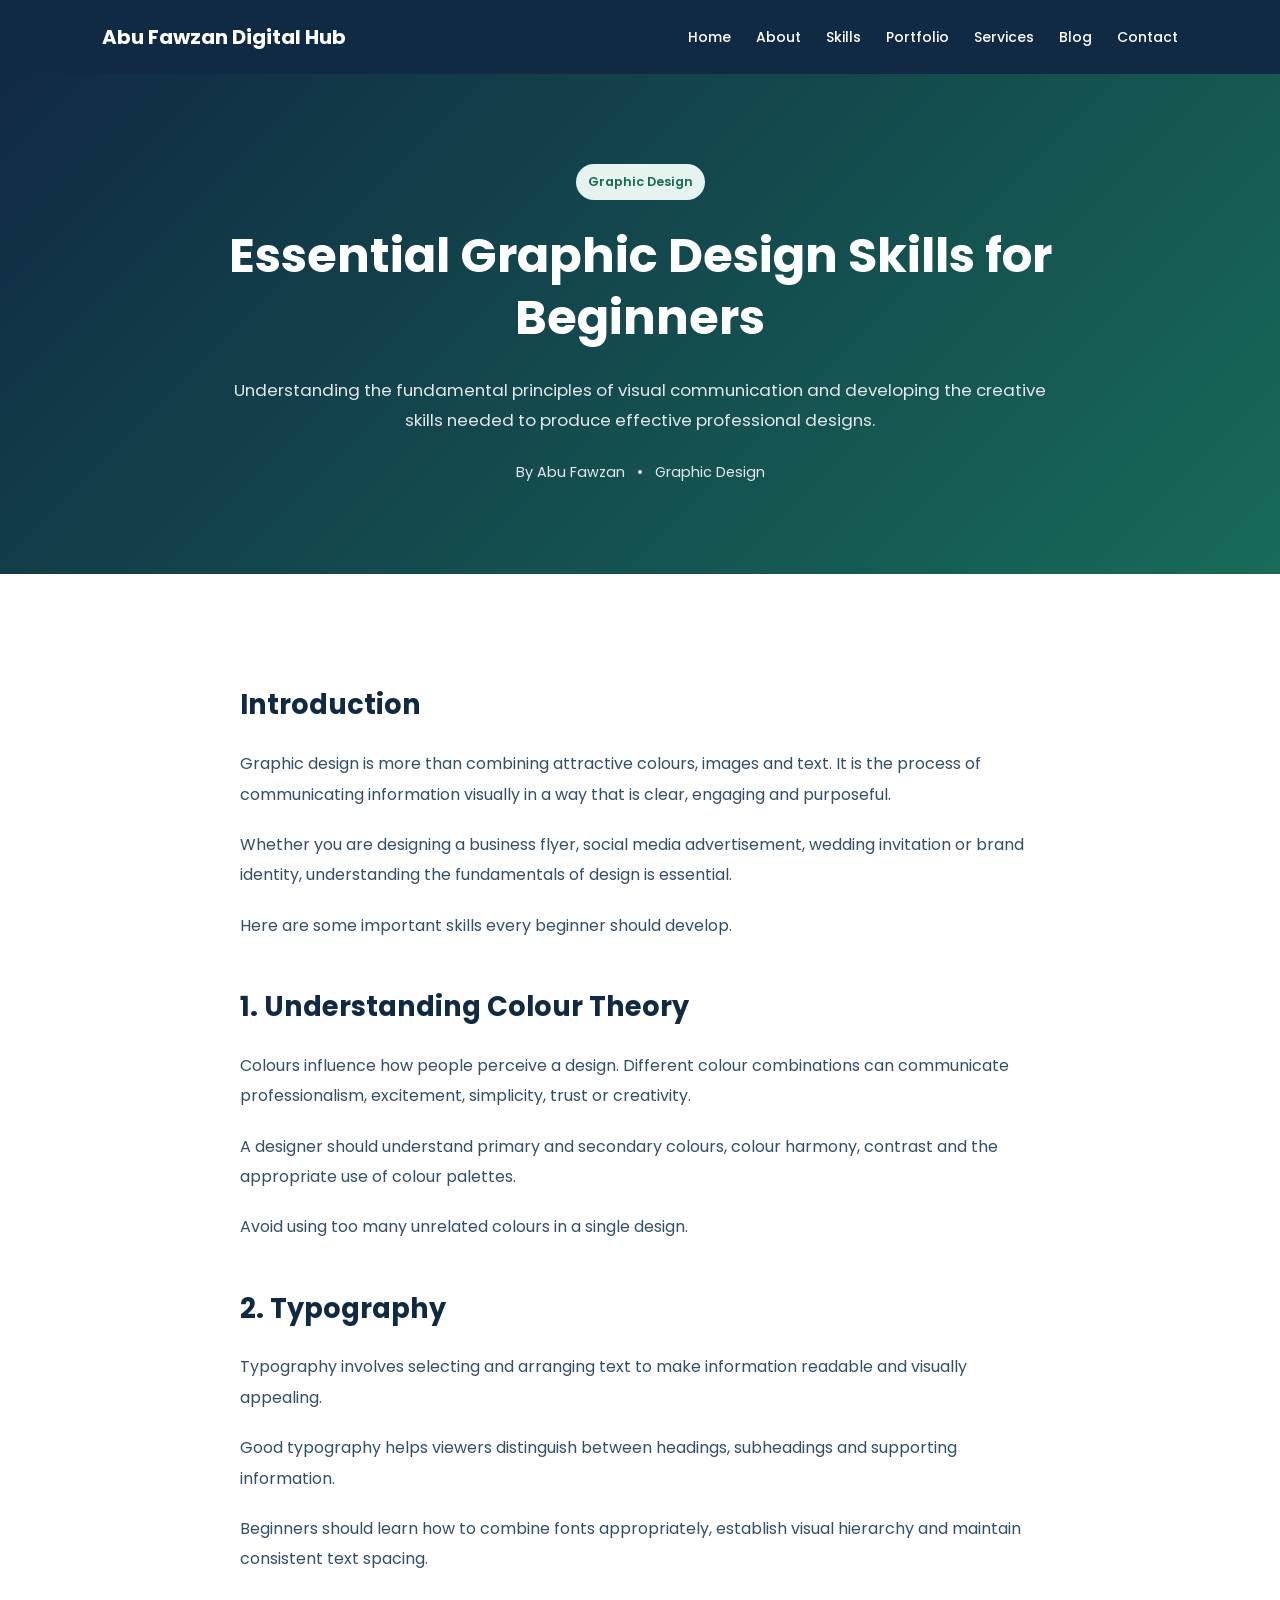
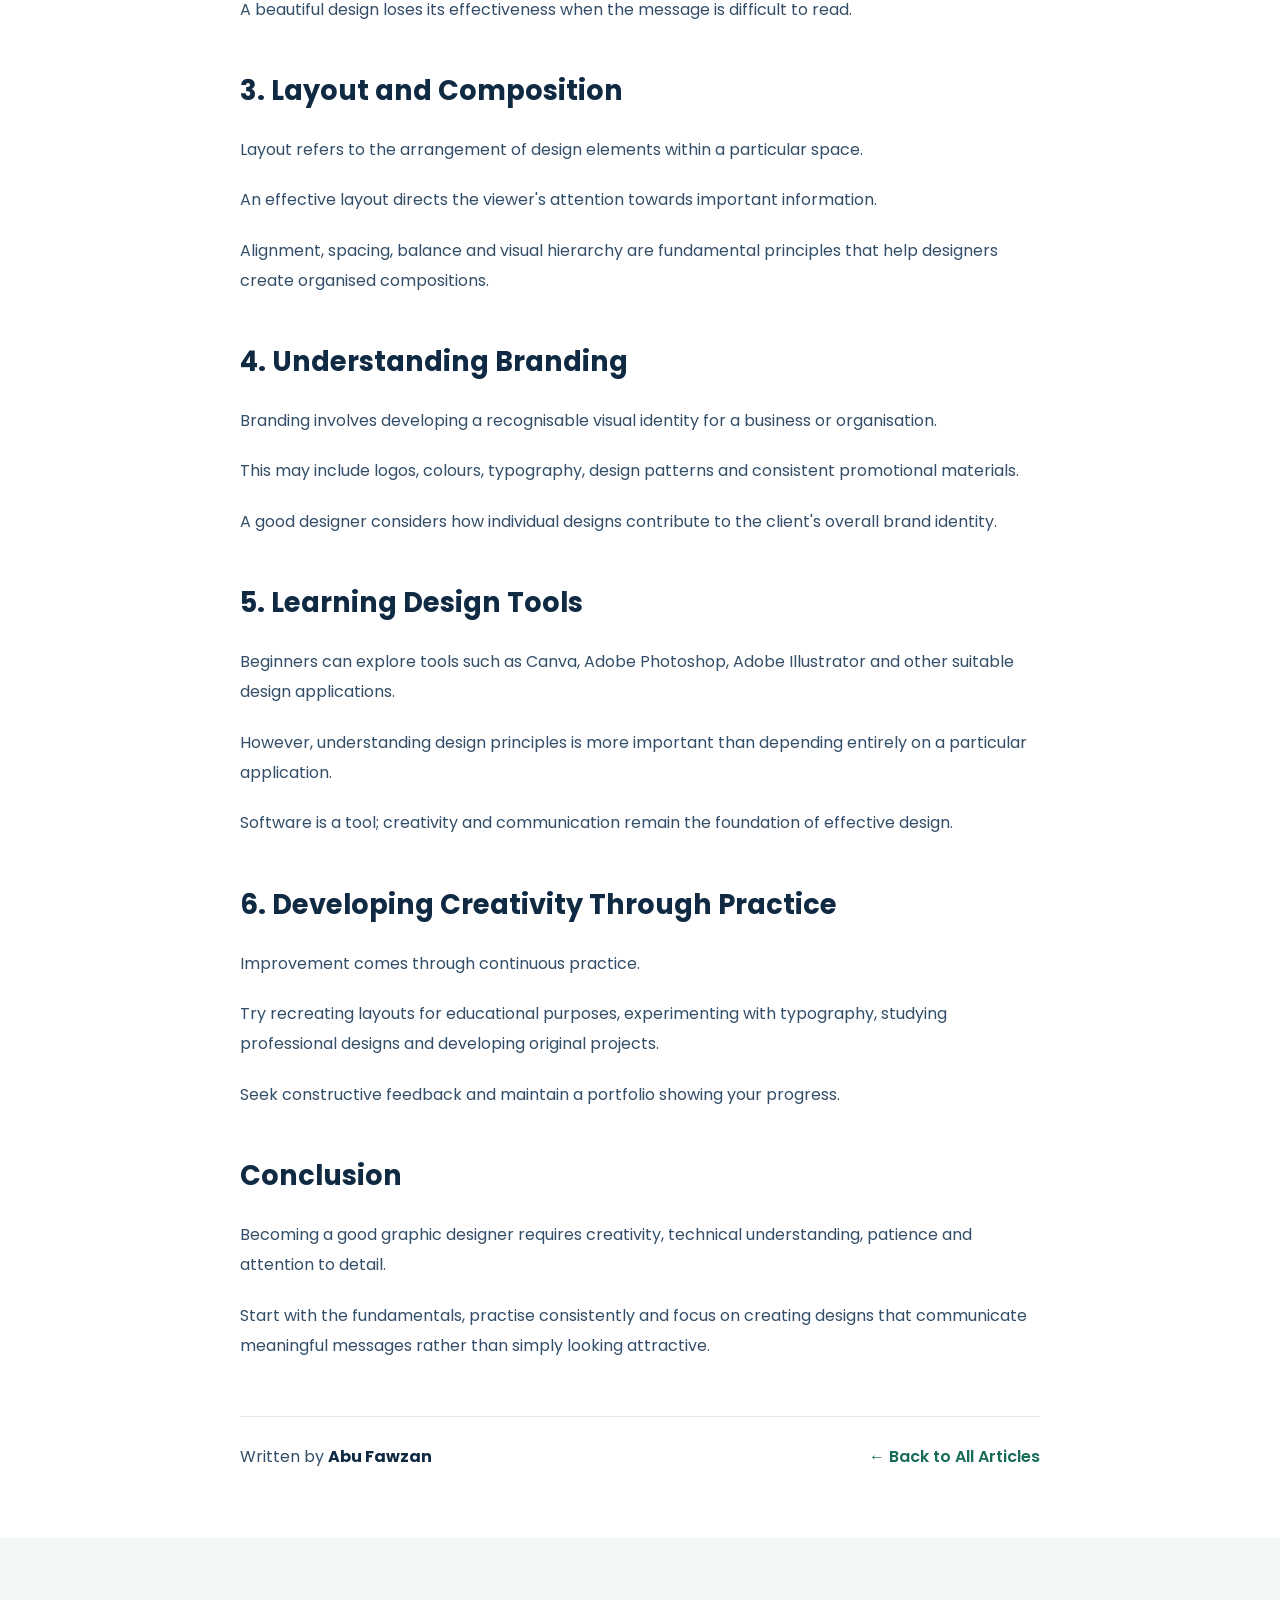
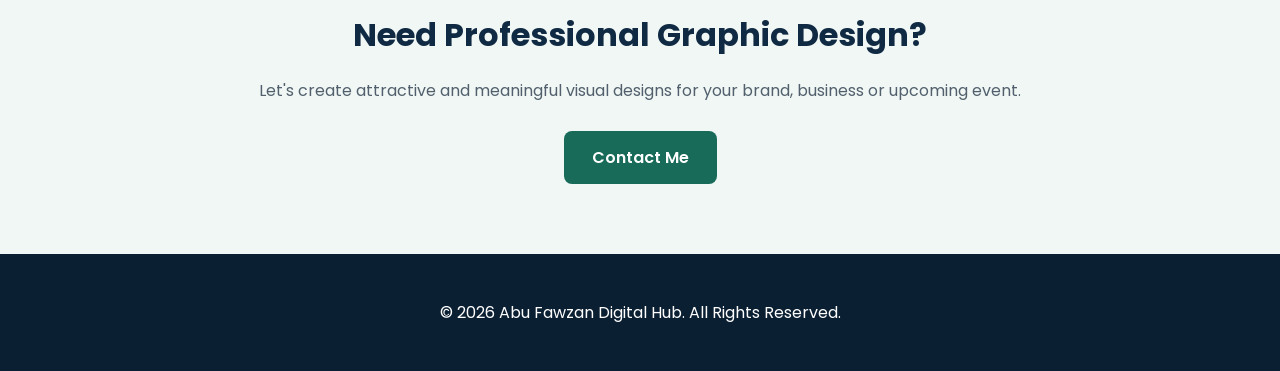
<file: blog/graphic-design-skills.html>
<!DOCTYPE html>
<html lang="en">

<head>
    <meta charset="UTF-8">

    <meta name="viewport"
          content="width=device-width, initial-scale=1.0">

    <meta name="description"
          content="Learn essential graphic design skills including colour theory, typography, layout, branding and creativity.">

    <title>
        Essential Graphic Design Skills for Beginners | Abu Fawzan
    </title>

    <link rel="stylesheet" href="../css/style.css">

    <script src="../js/script.js" defer></script>
    <link rel="icon" type="image/png" href="../assets/favicon.png.png">
</head>

<body>

    <!-- HEADER -->

    <header>
        <nav class="navbar">

            <div class="logo">
                <a href="../index.html">
                    Abu Fawzan Digital Hub
                </a>
            </div>

            <ul class="nav-links">

                <li><a href="../index.html">Home</a></li>
                <li><a href="../about.html">About</a></li>
                <li><a href="../skills.html">Skills</a></li>
                <li><a href="../portfolio.html">Portfolio</a></li>
                <li><a href="../services.html">Services</a></li>

                <li>
                    <a href="../blog.html" class="active">
                        Blog
                    </a>
                </li>

                <li><a href="../contact.html">Contact</a></li>

            </ul>

        </nav>
    </header>


    <main>

        <!-- ARTICLE HEADER -->

        <section class="article-header">

            <div class="article-header-content">

                <span class="blog-category">
                    Graphic Design
                </span>

                <h1>
                    Essential Graphic Design Skills
                    for Beginners
                </h1>

                <p class="article-description">
                    Understanding the fundamental principles
                    of visual communication and developing
                    the creative skills needed to produce
                    effective professional designs.
                </p>

                <div class="article-meta">
                    <span>By Abu Fawzan</span>
                    <span>•</span>
                    <span>Graphic Design</span>
                </div>

            </div>

        </section>


        <!-- ARTICLE CONTENT -->

        <article class="article-body">

            <h2>Introduction</h2>

            <p>
                Graphic design is more than combining attractive
                colours, images and text. It is the process of
                communicating information visually in a way
                that is clear, engaging and purposeful.
            </p>

            <p>
                Whether you are designing a business flyer,
                social media advertisement, wedding invitation
                or brand identity, understanding the fundamentals
                of design is essential.
            </p>

            <p>
                Here are some important skills every beginner
                should develop.
            </p>


            <h2>1. Understanding Colour Theory</h2>

            <p>
                Colours influence how people perceive a design.
                Different colour combinations can communicate
                professionalism, excitement, simplicity,
                trust or creativity.
            </p>

            <p>
                A designer should understand primary and secondary
                colours, colour harmony, contrast and the
                appropriate use of colour palettes.
            </p>

            <p>
                Avoid using too many unrelated colours in
                a single design.
            </p>


            <h2>2. Typography</h2>

            <p>
                Typography involves selecting and arranging
                text to make information readable and
                visually appealing.
            </p>

            <p>
                Good typography helps viewers distinguish
                between headings, subheadings and
                supporting information.
            </p>

            <p>
                Beginners should learn how to combine fonts
                appropriately, establish visual hierarchy
                and maintain consistent text spacing.
            </p>

            <p>
                A beautiful design loses its effectiveness
                when the message is difficult to read.
            </p>


            <h2>3. Layout and Composition</h2>

            <p>
                Layout refers to the arrangement of design
                elements within a particular space.
            </p>

            <p>
                An effective layout directs the viewer's
                attention towards important information.
            </p>

            <p>
                Alignment, spacing, balance and visual hierarchy
                are fundamental principles that help designers
                create organised compositions.
            </p>


            <h2>4. Understanding Branding</h2>

            <p>
                Branding involves developing a recognisable
                visual identity for a business or organisation.
            </p>

            <p>
                This may include logos, colours, typography,
                design patterns and consistent promotional
                materials.
            </p>

            <p>
                A good designer considers how individual
                designs contribute to the client's overall
                brand identity.
            </p>


            <h2>5. Learning Design Tools</h2>

            <p>
                Beginners can explore tools such as Canva,
                Adobe Photoshop, Adobe Illustrator and
                other suitable design applications.
            </p>

            <p>
                However, understanding design principles
                is more important than depending entirely
                on a particular application.
            </p>

            <p>
                Software is a tool; creativity and communication
                remain the foundation of effective design.
            </p>


            <h2>6. Developing Creativity Through Practice</h2>

            <p>
                Improvement comes through continuous practice.
            </p>

            <p>
                Try recreating layouts for educational purposes,
                experimenting with typography, studying
                professional designs and developing
                original projects.
            </p>

            <p>
                Seek constructive feedback and maintain
                a portfolio showing your progress.
            </p>


            <h2>Conclusion</h2>

            <p>
                Becoming a good graphic designer requires
                creativity, technical understanding,
                patience and attention to detail.
            </p>

            <p>
                Start with the fundamentals, practise consistently
                and focus on creating designs that communicate
                meaningful messages rather than simply
                looking attractive.
            </p>


            <!-- ARTICLE FOOTER -->

            <div class="article-footer">

                <p>
                    Written by <strong>Abu Fawzan</strong>
                </p>

                <a href="../blog.html" class="back-to-blog">
                    ← Back to All Articles
                </a>

            </div>

        </article>


        <!-- CONTACT SECTION -->

        <section class="article-cta">

            <h2>Need Professional Graphic Design?</h2>

            <p>
                Let's create attractive and meaningful
                visual designs for your brand,
                business or upcoming event.
            </p>

            <a href="../contact.html" class="article-cta-btn">
                Contact Me
            </a>

        </section>

    </main>


    <!-- FOOTER -->

    <footer>

        <p>
            &copy; 2026 Abu Fawzan Digital Hub.
            All Rights Reserved.
        </p>

    </footer>

</body>
</html>
</file>
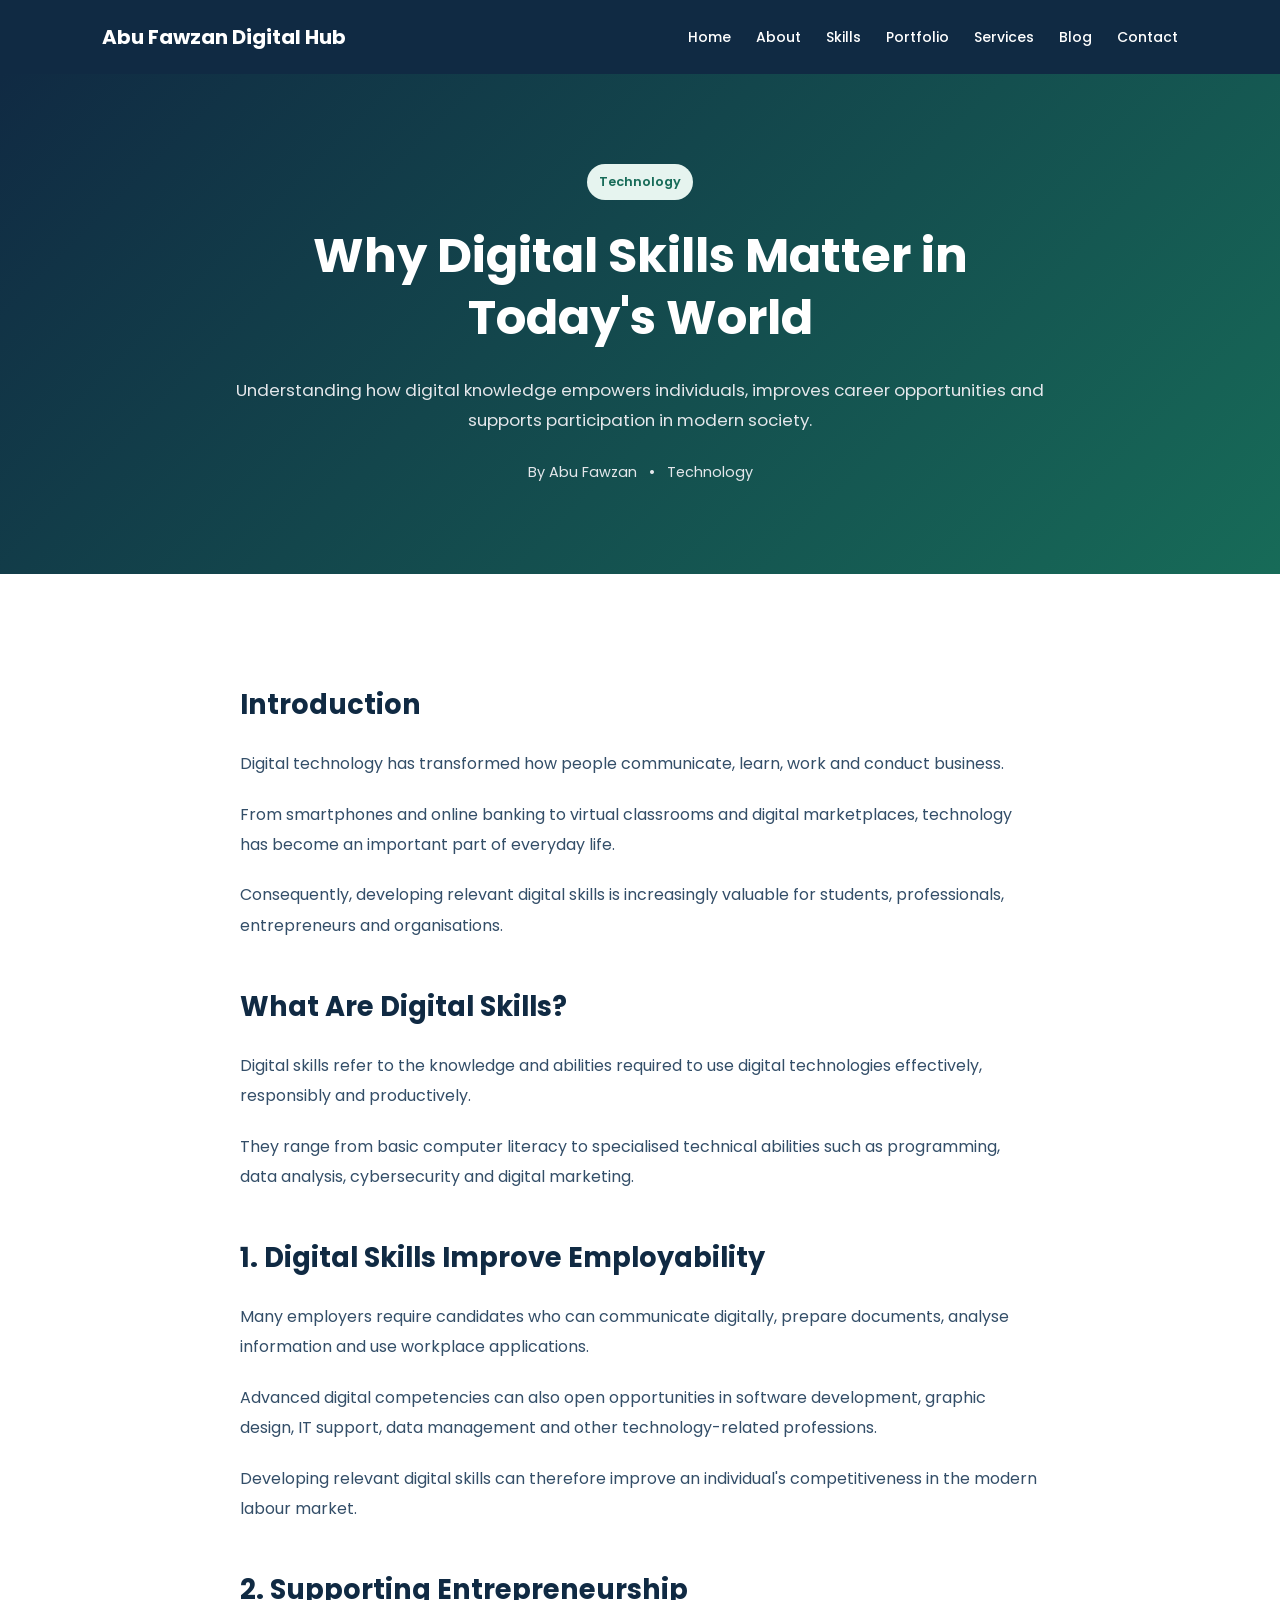
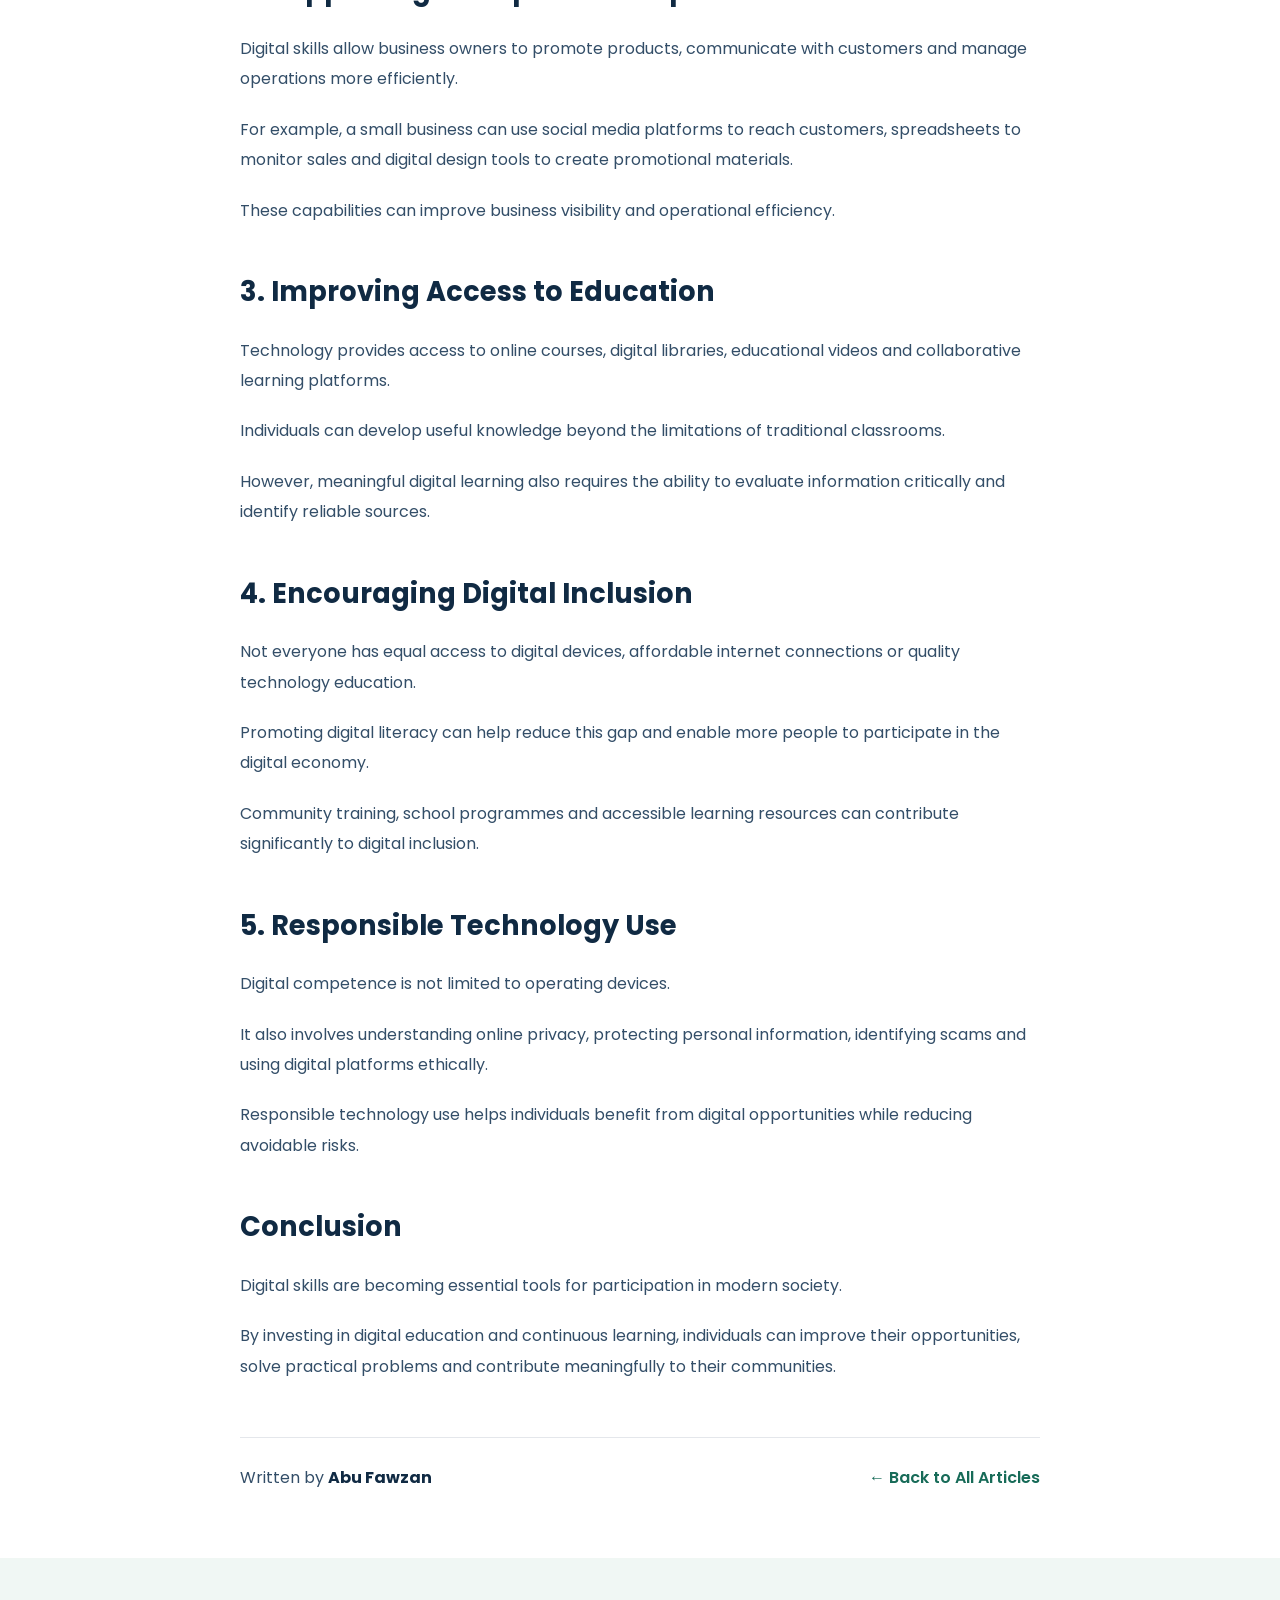
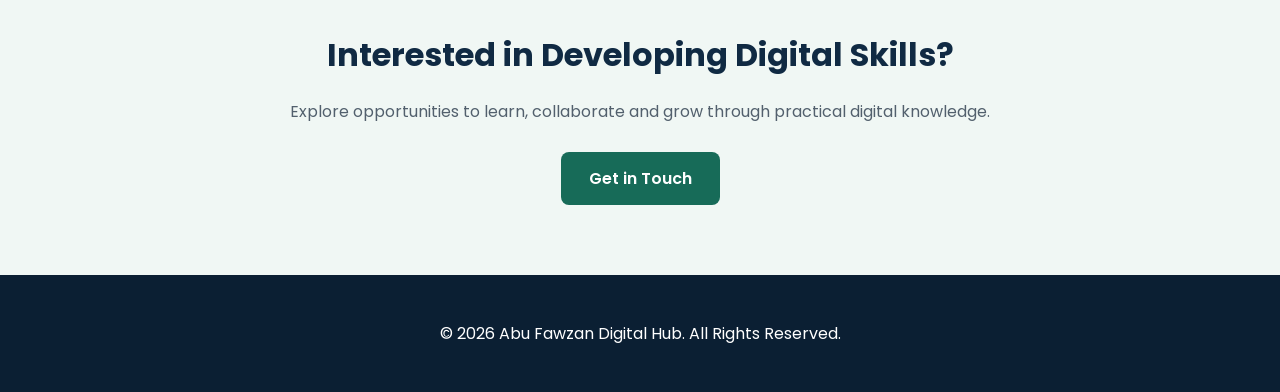
<file: blog/importance-of-digital-skills.html>
<!DOCTYPE html>
<html lang="en">

<head>

    <meta charset="UTF-8">

    <meta name="viewport"
          content="width=device-width, initial-scale=1.0">

    <meta name="description"
          content="Discover why digital skills are important for education, employment, entrepreneurship and participation in today's digital economy.">

    <title>
        Why Digital Skills Matter in Today's World | Abu Fawzan
    </title>

    <!-- Main Stylesheet -->
    <link rel="stylesheet" href="../css/style.css">

    <!-- JavaScript -->
    <script src="../js/script.js" defer></script>
    <link rel="icon" type="image/png" href="../assets/favicon.png.png">

</head>

<body>

    <!-- HEADER AND NAVIGATION -->

    <header>

        <nav class="navbar">

            <div class="logo">
                <a href="../index.html">
                    Abu Fawzan Digital Hub
                </a>
            </div>

            <ul class="nav-links">

                <li><a href="../index.html">Home</a></li>

                <li><a href="../about.html">About</a></li>

                <li><a href="../skills.html">Skills</a></li>

                <li><a href="../portfolio.html">Portfolio</a></li>

                <li><a href="../services.html">Services</a></li>

                <li>
                    <a href="../blog.html" class="active">
                        Blog
                    </a>
                </li>

                <li><a href="../contact.html">Contact</a></li>

            </ul>

        </nav>

    </header>


    <main>

        <!-- ARTICLE HEADER -->

        <section class="article-header">

            <div class="article-header-content">

                <span class="blog-category">
                    Technology
                </span>

                <h1>
                    Why Digital Skills Matter
                    in Today's World
                </h1>

                <p class="article-description">
                    Understanding how digital knowledge empowers
                    individuals, improves career opportunities
                    and supports participation in modern society.
                </p>

                <div class="article-meta">

                    <span>By Abu Fawzan</span>

                    <span>•</span>

                    <span>Technology</span>

                </div>

            </div>

        </section>


        <!-- MAIN ARTICLE -->

        <article class="article-body">

            <h2>Introduction</h2>

            <p>
                Digital technology has transformed how people
                communicate, learn, work and conduct business.
            </p>

            <p>
                From smartphones and online banking to virtual
                classrooms and digital marketplaces, technology
                has become an important part of everyday life.
            </p>

            <p>
                Consequently, developing relevant digital skills
                is increasingly valuable for students,
                professionals, entrepreneurs and organisations.
            </p>


            <h2>What Are Digital Skills?</h2>

            <p>
                Digital skills refer to the knowledge and abilities
                required to use digital technologies effectively,
                responsibly and productively.
            </p>

            <p>
                They range from basic computer literacy to
                specialised technical abilities such as programming,
                data analysis, cybersecurity and digital marketing.
            </p>


            <h2>1. Digital Skills Improve Employability</h2>

            <p>
                Many employers require candidates who can communicate
                digitally, prepare documents, analyse information
                and use workplace applications.
            </p>

            <p>
                Advanced digital competencies can also open
                opportunities in software development, graphic
                design, IT support, data management and other
                technology-related professions.
            </p>

            <p>
                Developing relevant digital skills can therefore
                improve an individual's competitiveness in the
                modern labour market.
            </p>


            <h2>2. Supporting Entrepreneurship</h2>

            <p>
                Digital skills allow business owners to promote
                products, communicate with customers and manage
                operations more efficiently.
            </p>

            <p>
                For example, a small business can use social media
                platforms to reach customers, spreadsheets to
                monitor sales and digital design tools to create
                promotional materials.
            </p>

            <p>
                These capabilities can improve business visibility
                and operational efficiency.
            </p>


            <h2>3. Improving Access to Education</h2>

            <p>
                Technology provides access to online courses,
                digital libraries, educational videos and
                collaborative learning platforms.
            </p>

            <p>
                Individuals can develop useful knowledge beyond
                the limitations of traditional classrooms.
            </p>

            <p>
                However, meaningful digital learning also requires
                the ability to evaluate information critically
                and identify reliable sources.
            </p>


            <h2>4. Encouraging Digital Inclusion</h2>

            <p>
                Not everyone has equal access to digital devices,
                affordable internet connections or quality
                technology education.
            </p>

            <p>
                Promoting digital literacy can help reduce this
                gap and enable more people to participate in
                the digital economy.
            </p>

            <p>
                Community training, school programmes and accessible
                learning resources can contribute significantly
                to digital inclusion.
            </p>


            <h2>5. Responsible Technology Use</h2>

            <p>
                Digital competence is not limited to operating
                devices.
            </p>

            <p>
                It also involves understanding online privacy,
                protecting personal information, identifying
                scams and using digital platforms ethically.
            </p>

            <p>
                Responsible technology use helps individuals
                benefit from digital opportunities while
                reducing avoidable risks.
            </p>


            <h2>Conclusion</h2>

            <p>
                Digital skills are becoming essential tools
                for participation in modern society.
            </p>

            <p>
                By investing in digital education and continuous
                learning, individuals can improve their
                opportunities, solve practical problems
                and contribute meaningfully to their communities.
            </p>


            <!-- ARTICLE FOOTER -->

            <div class="article-footer">

                <p>
                    Written by <strong>Abu Fawzan</strong>
                </p>

                <a href="../blog.html" class="back-to-blog">
                    ← Back to All Articles
                </a>

            </div>

        </article>


        <!-- CALL TO ACTION -->

        <section class="article-cta">

            <h2>Interested in Developing Digital Skills?</h2>

            <p>
                Explore opportunities to learn, collaborate
                and grow through practical digital knowledge.
            </p>

            <a href="../contact.html" class="article-cta-btn">
                Get in Touch
            </a>

        </section>

    </main>


    <!-- FOOTER -->

    <footer>

        <p>
            &copy; 2026 Abu Fawzan Digital Hub.
            All Rights Reserved.
        </p>

    </footer>

</body>
</html>
</file>
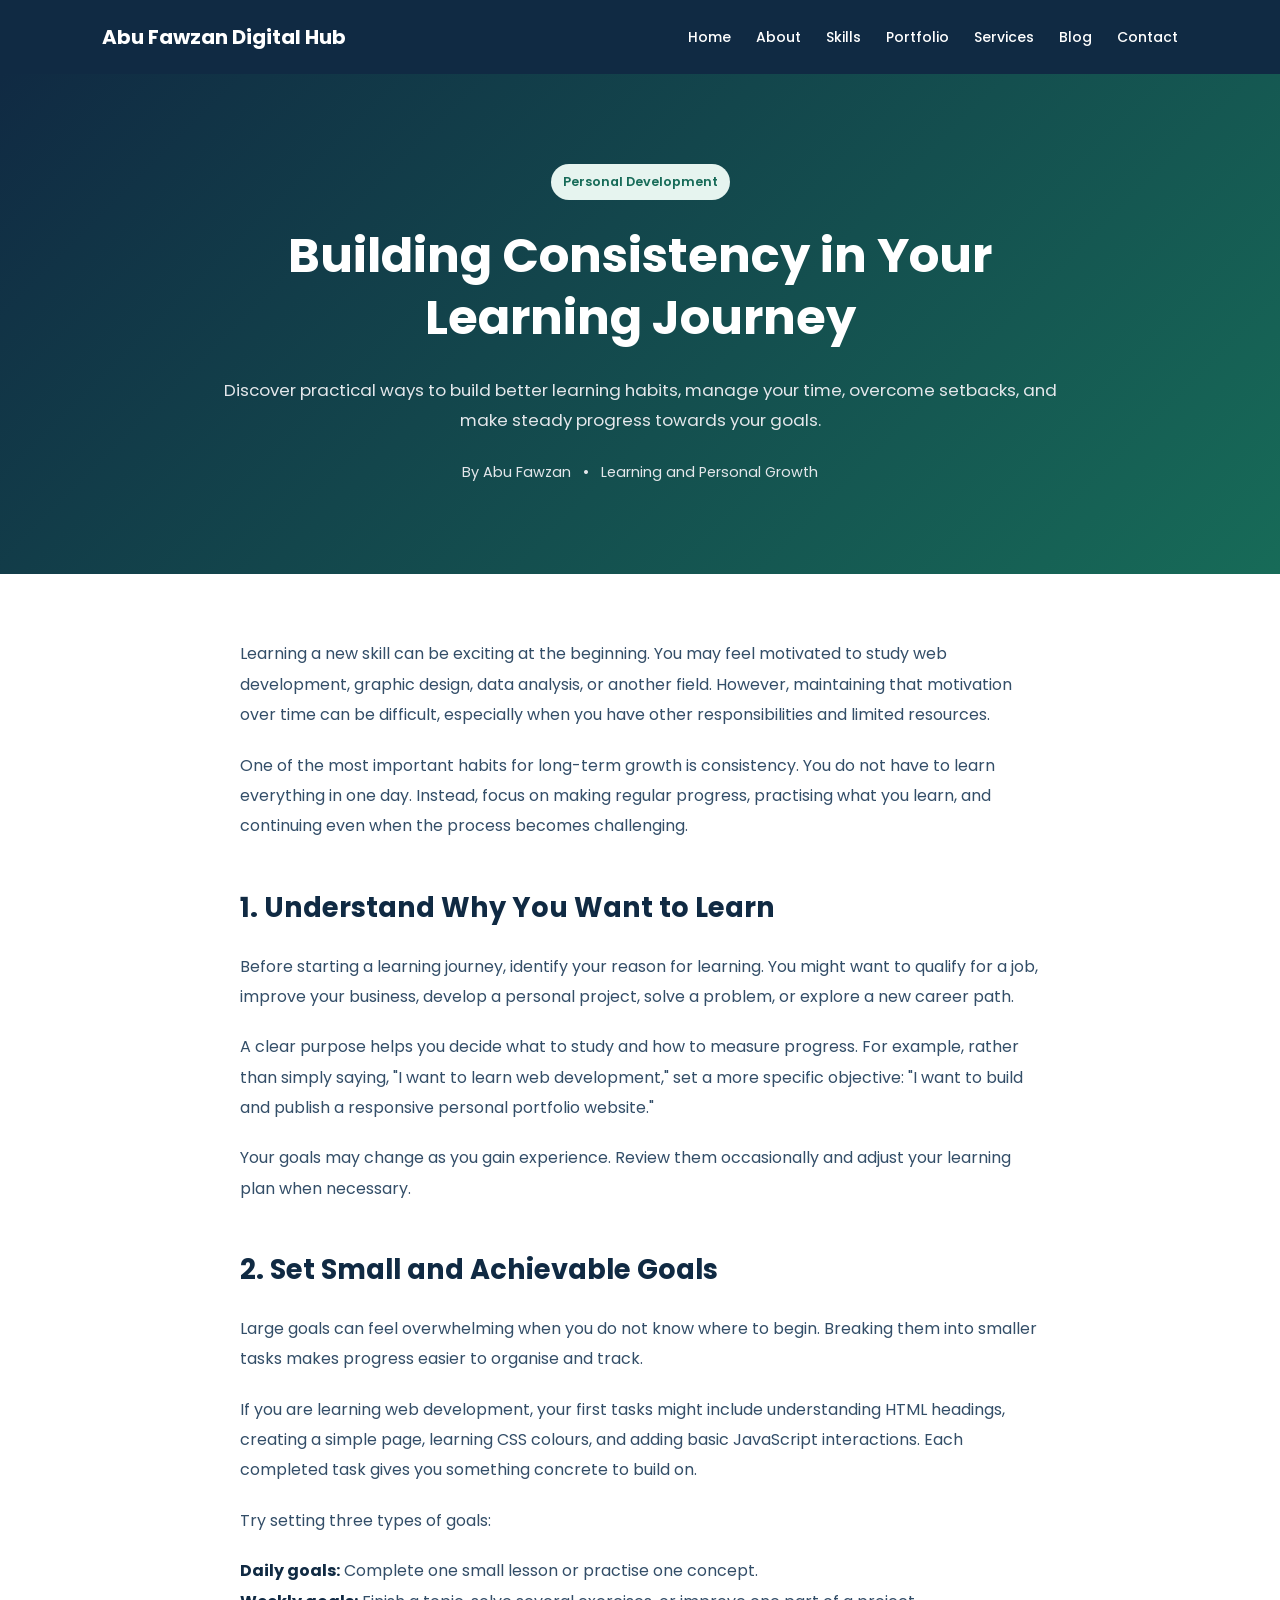
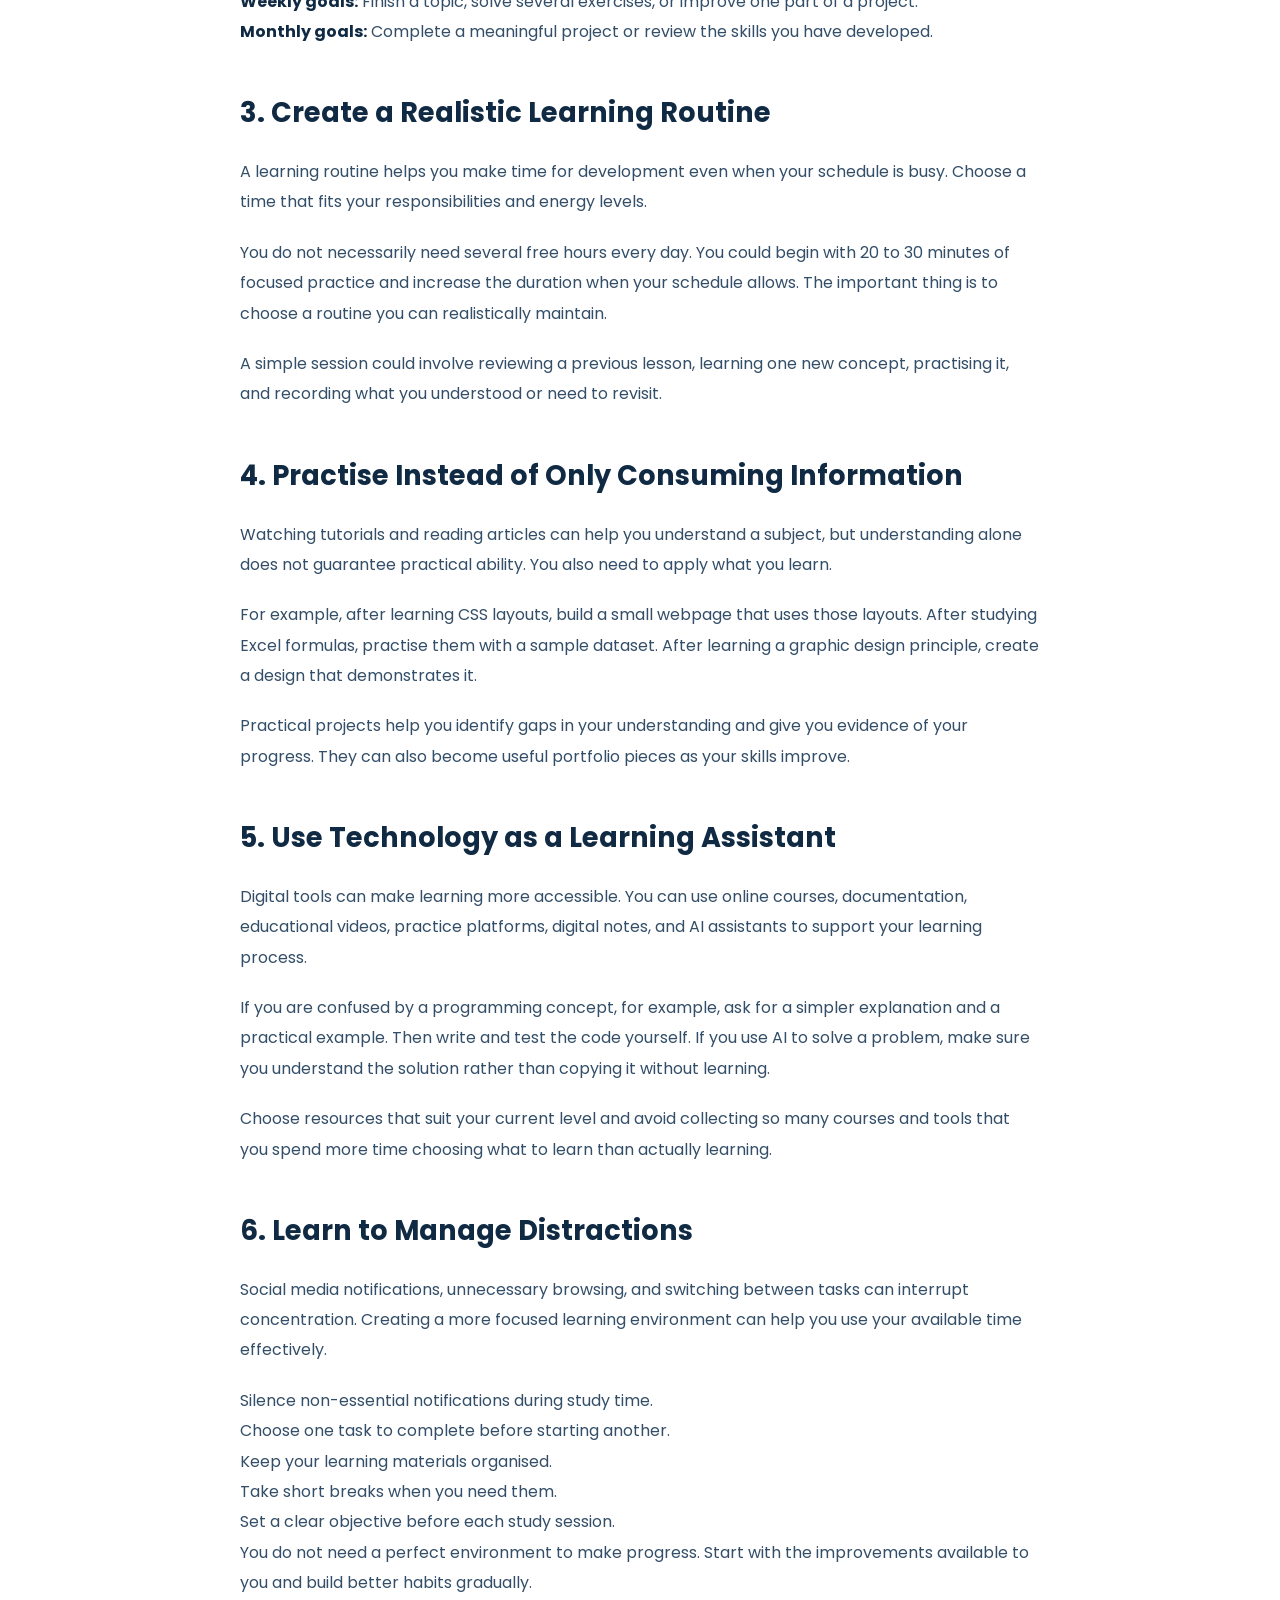
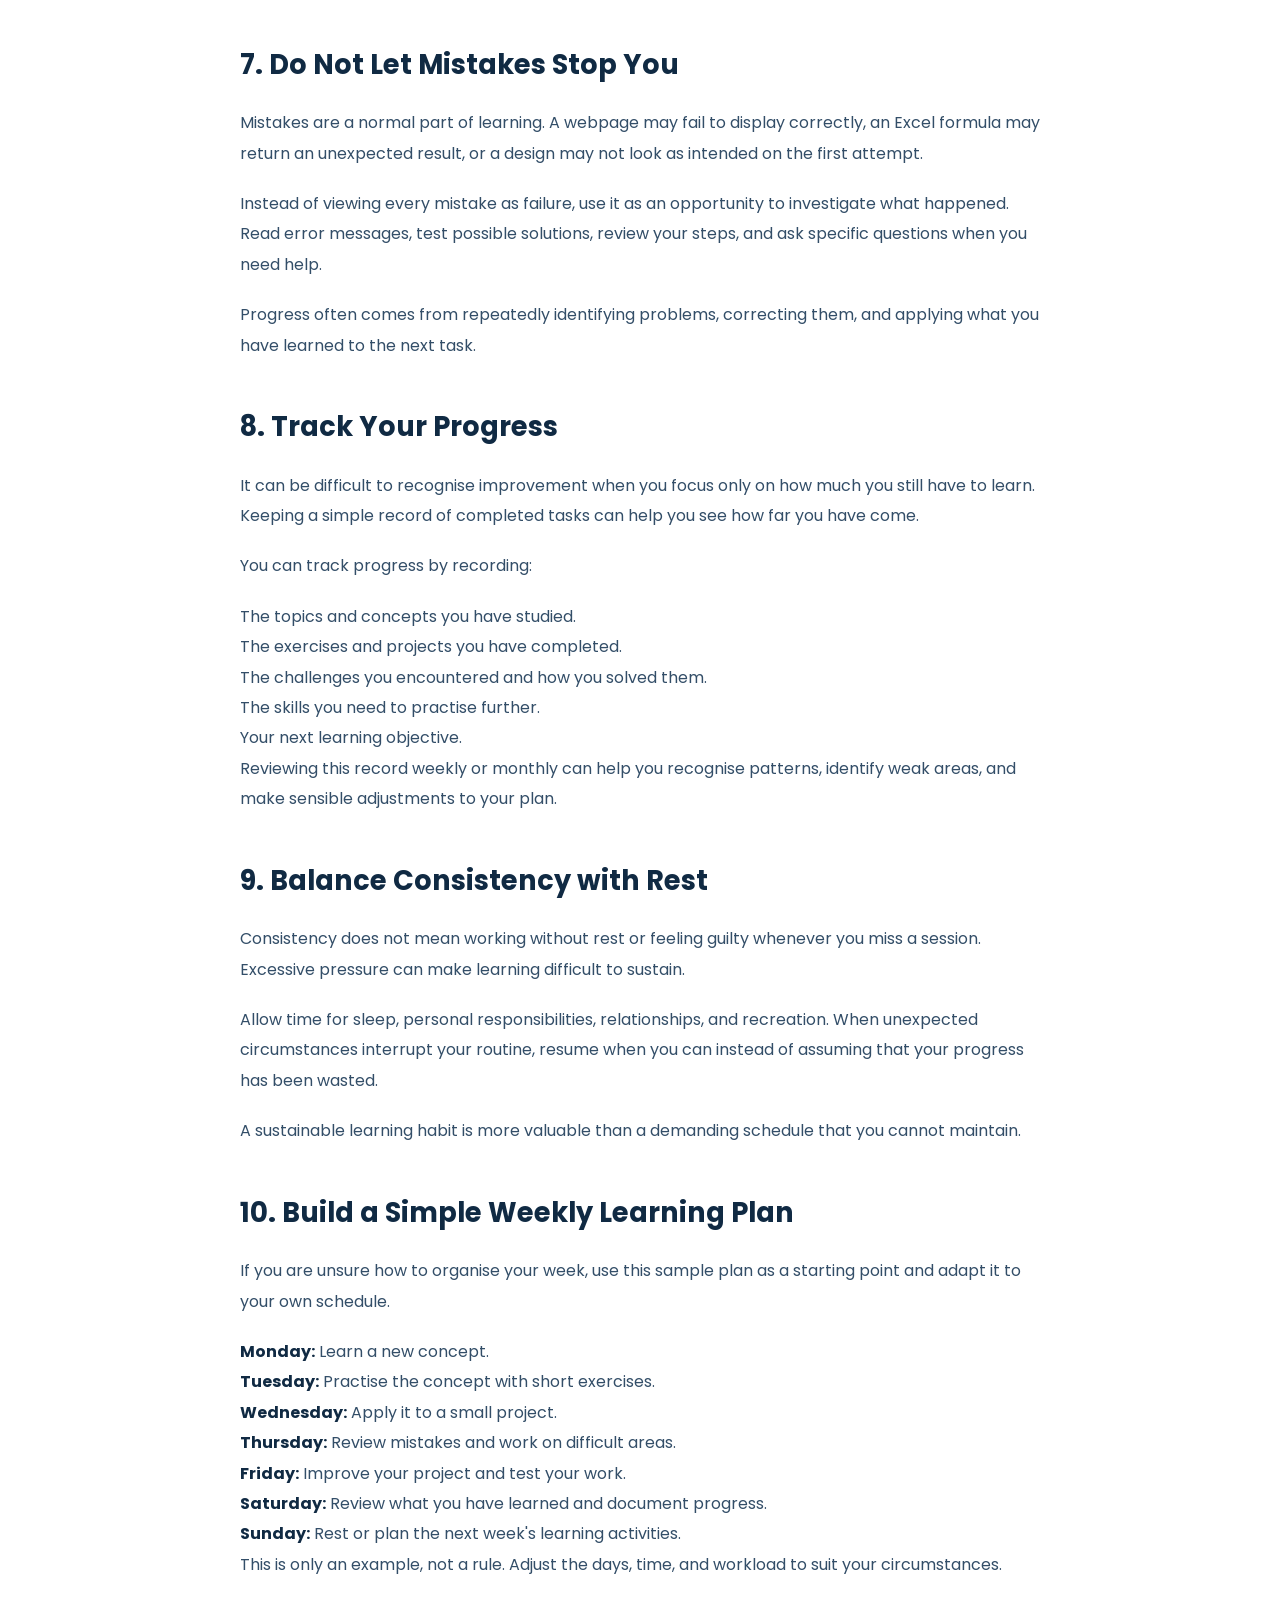
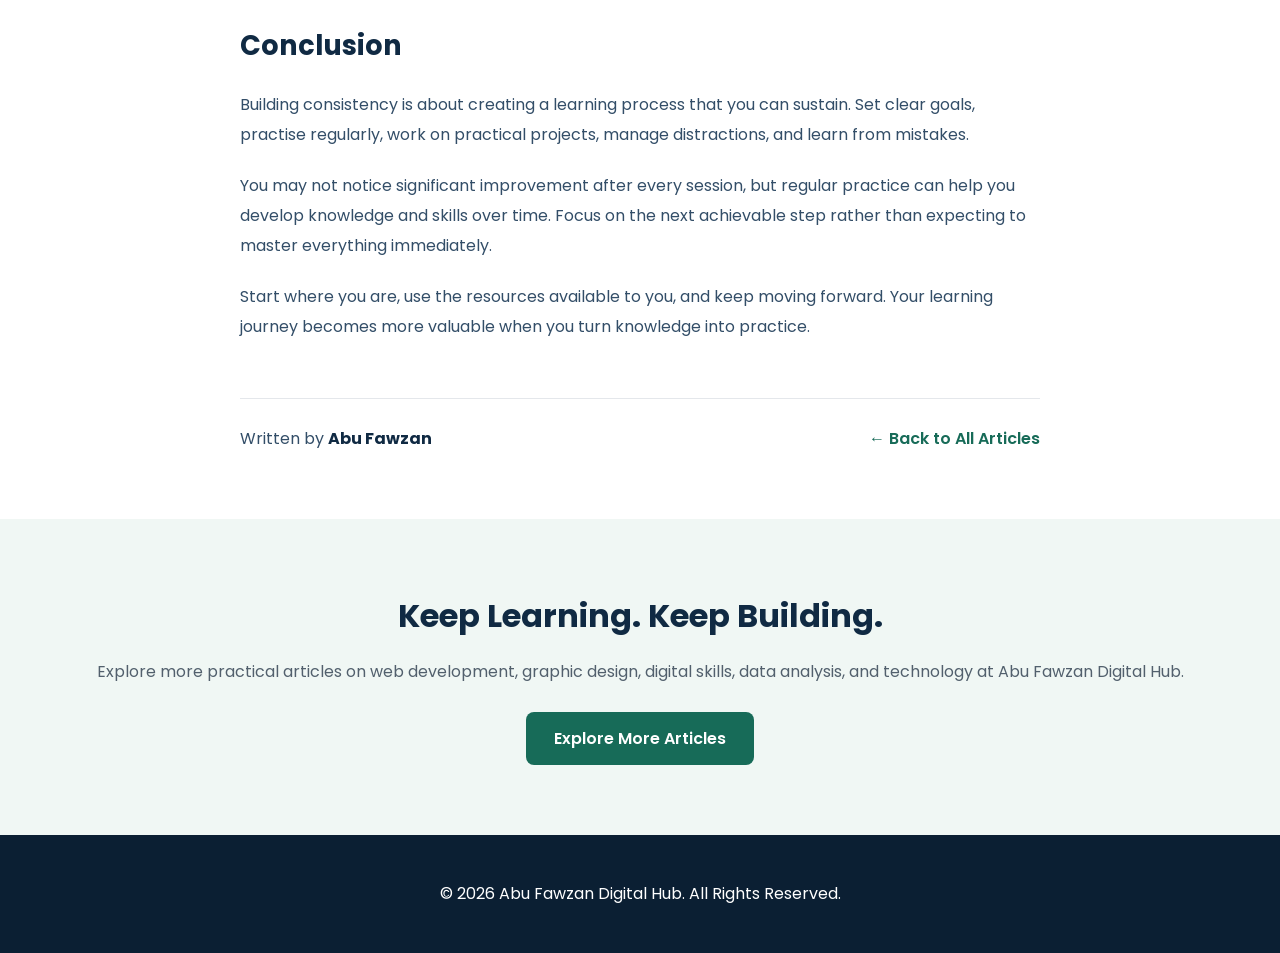
<file: blog/learning-consistency.html>
<!DOCTYPE html>
<html lang="en">
<head>
    <meta charset="UTF-8">
    <meta name="viewport" content="width=device-width, initial-scale=1.0">
    <meta name="description" content="Learn practical ways to build consistent learning habits, manage your time, overcome challenges, and develop digital skills.">
    <title>Building Consistency in Your Learning Journey | Abu Fawzan Digital Hub</title>

    <link rel="stylesheet" href="../css/style.css">
    <script src="../js/script.js" defer></script>
    <link rel="icon" type="image/png" href="../assets/favicon.png.png">
</head>
<body>

    <header>
        <nav class="navbar">
            <a href="../index.html" class="logo">Abu Fawzan Digital Hub</a>

            <ul class="nav-links">
                <li><a href="../index.html">Home</a></li>
                <li><a href="../about.html">About</a></li>
                <li><a href="../skills.html">Skills</a></li>
                <li><a href="../portfolio.html">Portfolio</a></li>
                <li><a href="../services.html">Services</a></li>
                <li><a href="../blog.html" class="active">Blog</a></li>
                <li><a href="../contact.html">Contact</a></li>
            </ul>
        </nav>
    </header>

    <main>

        <section class="article-header">
            <div class="article-header-content">
                <span class="blog-category">Personal Development</span>

                <h1>Building Consistency in Your Learning Journey</h1>

                <p class="article-description">
                    Discover practical ways to build better learning habits,
                    manage your time, overcome setbacks, and make steady
                    progress towards your goals.
                </p>

                <div class="article-meta">
                    <span>By Abu Fawzan</span>
                    <span>•</span>
                    <span>Learning and Personal Growth</span>
                </div>
            </div>
        </section>

        <article class="article-body">

            <p>
                Learning a new skill can be exciting at the beginning.
                You may feel motivated to study web development, graphic
                design, data analysis, or another field. However, maintaining
                that motivation over time can be difficult, especially when
                you have other responsibilities and limited resources.
            </p>

            <p>
                One of the most important habits for long-term growth is
                consistency. You do not have to learn everything in one day.
                Instead, focus on making regular progress, practising what
                you learn, and continuing even when the process becomes
                challenging.
            </p>

            <h2>1. Understand Why You Want to Learn</h2>

            <p>
                Before starting a learning journey, identify your reason
                for learning. You might want to qualify for a job, improve
                your business, develop a personal project, solve a problem,
                or explore a new career path.
            </p>

            <p>
                A clear purpose helps you decide what to study and how to
                measure progress. For example, rather than simply saying,
                "I want to learn web development," set a more specific
                objective: "I want to build and publish a responsive
                personal portfolio website."
            </p>

            <p>
                Your goals may change as you gain experience. Review them
                occasionally and adjust your learning plan when necessary.
            </p>

            <h2>2. Set Small and Achievable Goals</h2>

            <p>
                Large goals can feel overwhelming when you do not know
                where to begin. Breaking them into smaller tasks makes
                progress easier to organise and track.
            </p>

            <p>
                If you are learning web development, your first tasks might
                include understanding HTML headings, creating a simple
                page, learning CSS colours, and adding basic JavaScript
                interactions. Each completed task gives you something
                concrete to build on.
            </p>

            <p>
                Try setting three types of goals:
            </p>

            <ul>
                <li>
                    <strong>Daily goals:</strong>
                    Complete one small lesson or practise one concept.
                </li>
                <li>
                    <strong>Weekly goals:</strong>
                    Finish a topic, solve several exercises, or improve
                    one part of a project.
                </li>
                <li>
                    <strong>Monthly goals:</strong>
                    Complete a meaningful project or review the skills
                    you have developed.
                </li>
            </ul>

            <h2>3. Create a Realistic Learning Routine</h2>

            <p>
                A learning routine helps you make time for development
                even when your schedule is busy. Choose a time that fits
                your responsibilities and energy levels.
            </p>

            <p>
                You do not necessarily need several free hours every day.
                You could begin with 20 to 30 minutes of focused practice
                and increase the duration when your schedule allows.
                The important thing is to choose a routine you can
                realistically maintain.
            </p>

            <p>
                A simple session could involve reviewing a previous
                lesson, learning one new concept, practising it, and
                recording what you understood or need to revisit.
            </p>

            <h2>4. Practise Instead of Only Consuming Information</h2>

            <p>
                Watching tutorials and reading articles can help you
                understand a subject, but understanding alone does not
                guarantee practical ability. You also need to apply
                what you learn.
            </p>

            <p>
                For example, after learning CSS layouts, build a small
                webpage that uses those layouts. After studying Excel
                formulas, practise them with a sample dataset. After
                learning a graphic design principle, create a design
                that demonstrates it.
            </p>

            <p>
                Practical projects help you identify gaps in your
                understanding and give you evidence of your progress.
                They can also become useful portfolio pieces as your
                skills improve.
            </p>

            <h2>5. Use Technology as a Learning Assistant</h2>

            <p>
                Digital tools can make learning more accessible.
                You can use online courses, documentation, educational
                videos, practice platforms, digital notes, and AI
                assistants to support your learning process.
            </p>

            <p>
                If you are confused by a programming concept, for example,
                ask for a simpler explanation and a practical example.
                Then write and test the code yourself. If you use AI
                to solve a problem, make sure you understand the solution
                rather than copying it without learning.
            </p>

            <p>
                Choose resources that suit your current level and avoid
                collecting so many courses and tools that you spend more
                time choosing what to learn than actually learning.
            </p>

            <h2>6. Learn to Manage Distractions</h2>

            <p>
                Social media notifications, unnecessary browsing, and
                switching between tasks can interrupt concentration.
                Creating a more focused learning environment can help
                you use your available time effectively.
            </p>

            <ul>
                <li>Silence non-essential notifications during study time.</li>
                <li>Choose one task to complete before starting another.</li>
                <li>Keep your learning materials organised.</li>
                <li>Take short breaks when you need them.</li>
                <li>Set a clear objective before each study session.</li>
            </ul>

            <p>
                You do not need a perfect environment to make progress.
                Start with the improvements available to you and build
                better habits gradually.
            </p>

            <h2>7. Do Not Let Mistakes Stop You</h2>

            <p>
                Mistakes are a normal part of learning. A webpage may
                fail to display correctly, an Excel formula may return
                an unexpected result, or a design may not look as
                intended on the first attempt.
            </p>

            <p>
                Instead of viewing every mistake as failure, use it
                as an opportunity to investigate what happened. Read
                error messages, test possible solutions, review your
                steps, and ask specific questions when you need help.
            </p>

            <p>
                Progress often comes from repeatedly identifying
                problems, correcting them, and applying what you
                have learned to the next task.
            </p>

            <h2>8. Track Your Progress</h2>

            <p>
                It can be difficult to recognise improvement when you
                focus only on how much you still have to learn. Keeping
                a simple record of completed tasks can help you see
                how far you have come.
            </p>

            <p>You can track progress by recording:</p>

            <ul>
                <li>The topics and concepts you have studied.</li>
                <li>The exercises and projects you have completed.</li>
                <li>The challenges you encountered and how you solved them.</li>
                <li>The skills you need to practise further.</li>
                <li>Your next learning objective.</li>
            </ul>

            <p>
                Reviewing this record weekly or monthly can help you
                recognise patterns, identify weak areas, and make
                sensible adjustments to your plan.
            </p>

            <h2>9. Balance Consistency with Rest</h2>

            <p>
                Consistency does not mean working without rest or
                feeling guilty whenever you miss a session. Excessive
                pressure can make learning difficult to sustain.
            </p>

            <p>
                Allow time for sleep, personal responsibilities,
                relationships, and recreation. When unexpected
                circumstances interrupt your routine, resume when
                you can instead of assuming that your progress has
                been wasted.
            </p>

            <p>
                A sustainable learning habit is more valuable than
                a demanding schedule that you cannot maintain.
            </p>

            <h2>10. Build a Simple Weekly Learning Plan</h2>

            <p>
                If you are unsure how to organise your week, use this
                sample plan as a starting point and adapt it to your
                own schedule.
            </p>

            <ul>
                <li>
                    <strong>Monday:</strong>
                    Learn a new concept.
                </li>
                <li>
                    <strong>Tuesday:</strong>
                    Practise the concept with short exercises.
                </li>
                <li>
                    <strong>Wednesday:</strong>
                    Apply it to a small project.
                </li>
                <li>
                    <strong>Thursday:</strong>
                    Review mistakes and work on difficult areas.
                </li>
                <li>
                    <strong>Friday:</strong>
                    Improve your project and test your work.
                </li>
                <li>
                    <strong>Saturday:</strong>
                    Review what you have learned and document progress.
                </li>
                <li>
                    <strong>Sunday:</strong>
                    Rest or plan the next week's learning activities.
                </li>
            </ul>

            <p>
                This is only an example, not a rule. Adjust the days,
                time, and workload to suit your circumstances.
            </p>

            <h2>Conclusion</h2>

            <p>
                Building consistency is about creating a learning
                process that you can sustain. Set clear goals, practise
                regularly, work on practical projects, manage distractions,
                and learn from mistakes.
            </p>

            <p>
                You may not notice significant improvement after every
                session, but regular practice can help you develop
                knowledge and skills over time. Focus on the next
                achievable step rather than expecting to master
                everything immediately.
            </p>

            <p>
                Start where you are, use the resources available to you,
                and keep moving forward. Your learning journey becomes
                more valuable when you turn knowledge into practice.
            </p>

            <div class="article-footer">
                <p>Written by <strong>Abu Fawzan</strong></p>

                <a href="../blog.html" class="back-to-blog">
                    ← Back to All Articles
                </a>
            </div>

        </article>

        <section class="article-cta">
            <h2>Keep Learning. Keep Building.</h2>

            <p>
                Explore more practical articles on web development,
                graphic design, digital skills, data analysis, and
                technology at Abu Fawzan Digital Hub.
            </p>

            <a href="../blog.html" class="article-cta-btn">
                Explore More Articles
            </a>
        </section>

    </main>

    <footer>
        <p>&copy; 2026 Abu Fawzan Digital Hub. All Rights Reserved.</p>
    </footer>

</body>
</html>
</file>
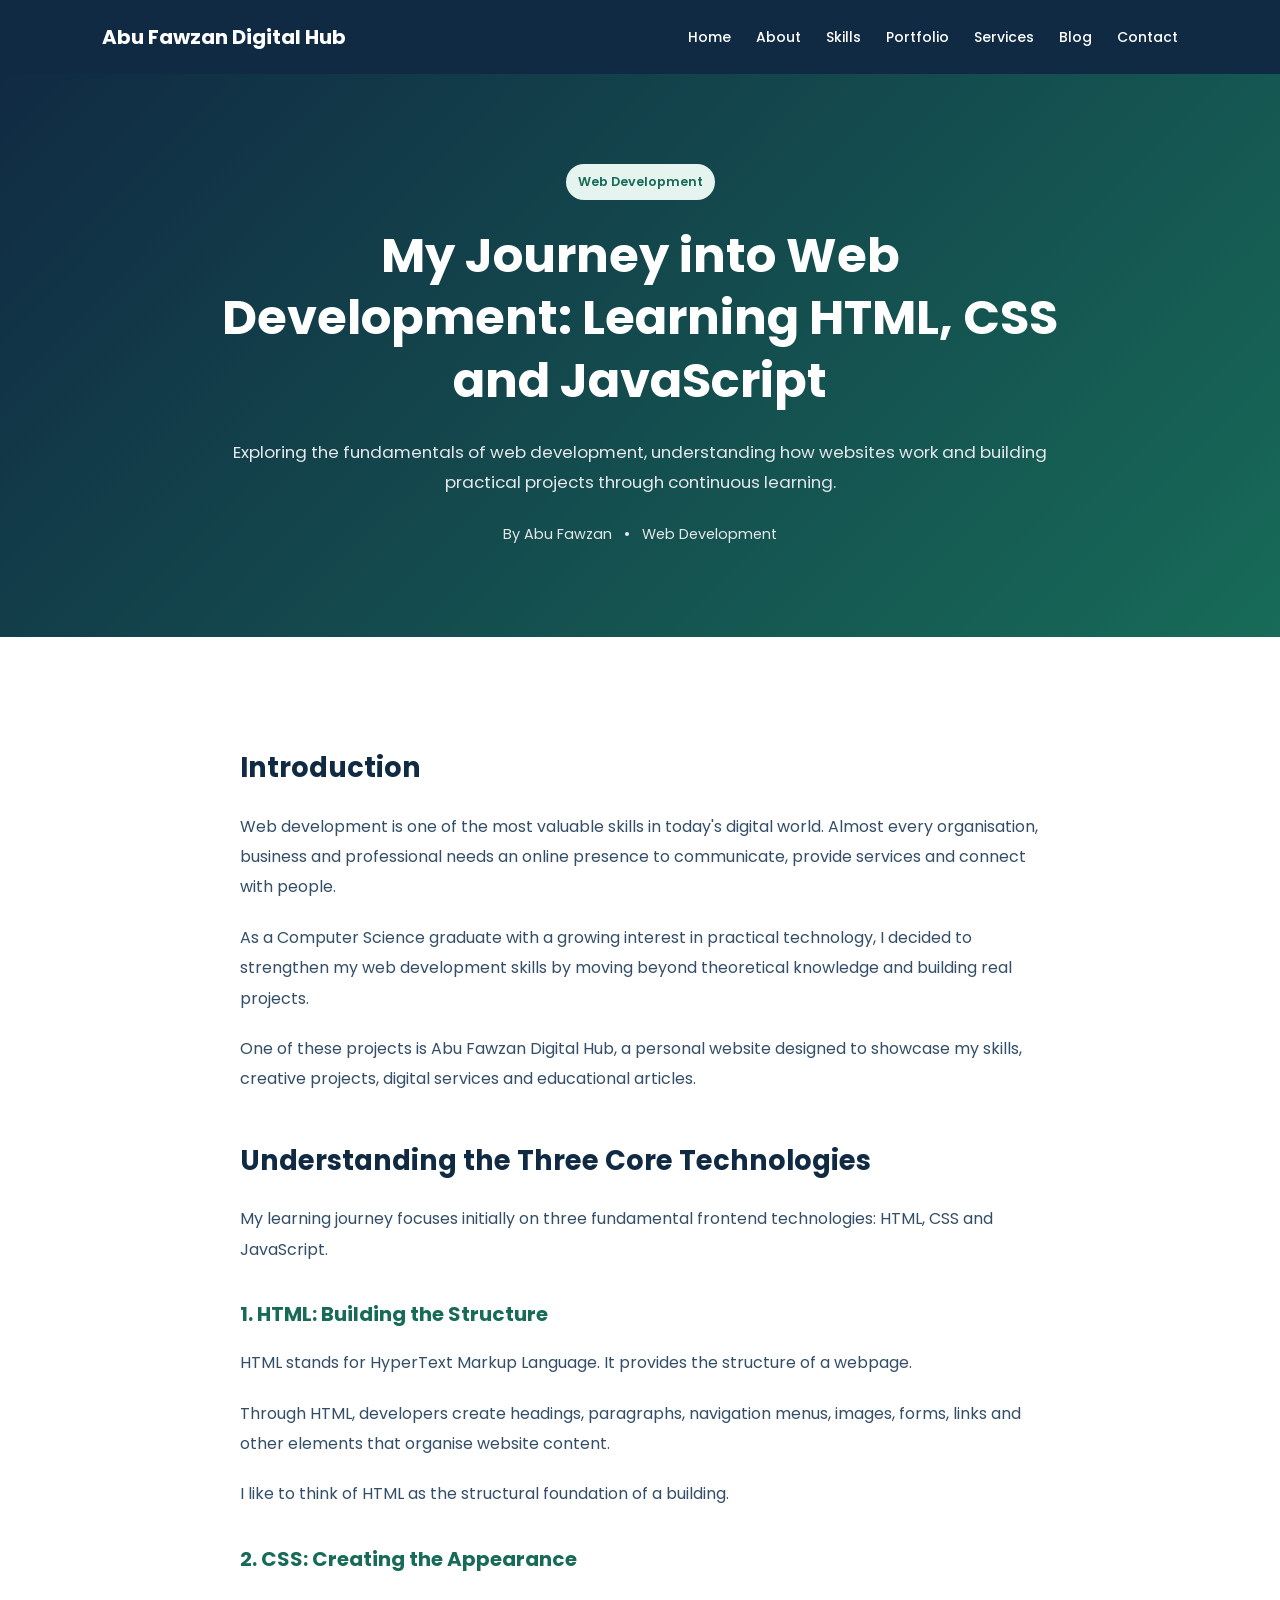
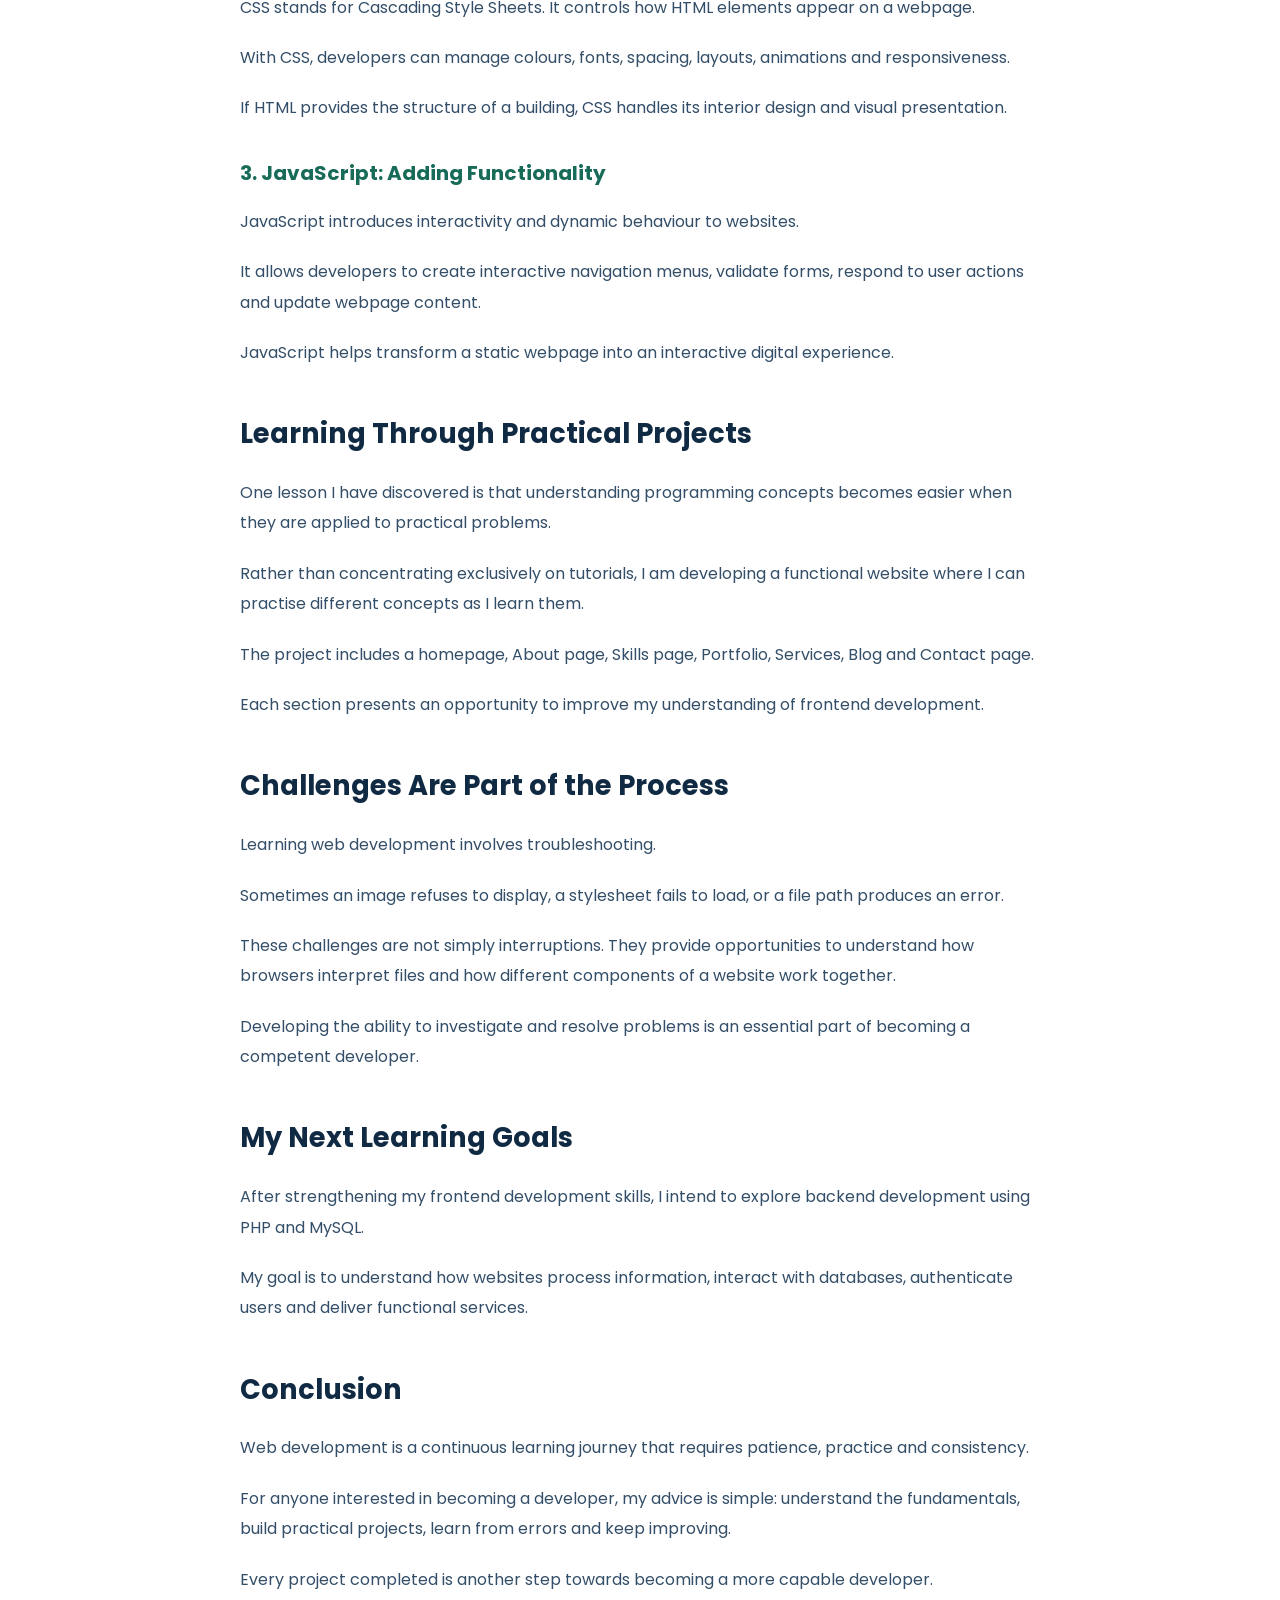
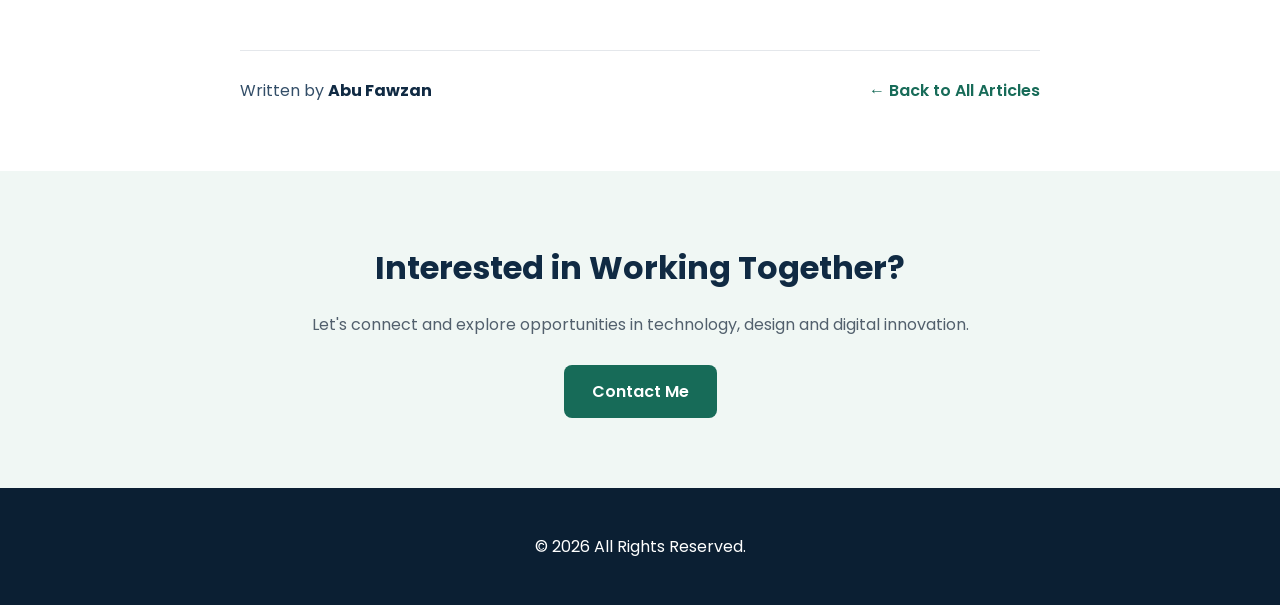
<file: blog/web-development-journey.html>
<!DOCTYPE html>
<html lang="en">

<head>

    <meta charset="UTF-8">

    <meta name="viewport"
          content="width=device-width, initial-scale=1.0">

    <meta name="description"
          content="Explore my journey into web development, learning HTML, CSS and JavaScript through practical projects.">

    <title>
        My Journey into Web Development | Abu Fawzan
    </title>

    <!-- Main Stylesheet -->
    <link rel="stylesheet" href="../css/style.css">
    <link rel="icon" type="image/png" href="../assets/favicon.png.png">

</head>

<body>

    <!-- HEADER -->

    <header>

        <nav class="navbar">

            <div class="logo">
                <a href="../index.html">
                    Abu Fawzan Digital Hub
                </a>
            </div>

            <ul class="nav-links">

                <li><a href="../index.html">Home</a></li>

                <li><a href="../about.html">About</a></li>

                <li><a href="../skills.html">Skills</a></li>

                <li><a href="../portfolio.html">Portfolio</a></li>

                <li><a href="../services.html">Services</a></li>

                <li>
                    <a href="../blog.html" class="active">
                        Blog
                    </a>
                </li>

                <li><a href="../contact.html">Contact</a></li>

            </ul>

        </nav>

    </header>


    <main>

        <!-- ARTICLE HEADER -->

        <section class="article-header">

            <div class="article-header-content">

                <span class="blog-category">
                    Web Development
                </span>

                <h1>
                    My Journey into Web Development:
                    Learning HTML, CSS and JavaScript
                </h1>

                <p class="article-description">
                    Exploring the fundamentals of web development,
                    understanding how websites work and building
                    practical projects through continuous learning.
                </p>

                <div class="article-meta">

                    <span>By Abu Fawzan</span>

                    <span>•</span>

                    <span>Web Development</span>

                </div>

            </div>

        </section>


        <!-- ARTICLE BODY -->

        <article class="article-body">

            <h2>Introduction</h2>

            <p>
                Web development is one of the most valuable skills
                in today's digital world. Almost every organisation,
                business and professional needs an online presence
                to communicate, provide services and connect with people.
            </p>

            <p>
                As a Computer Science graduate with a growing interest
                in practical technology, I decided to strengthen my
                web development skills by moving beyond theoretical
                knowledge and building real projects.
            </p>

            <p>
                One of these projects is Abu Fawzan Digital Hub,
                a personal website designed to showcase my skills,
                creative projects, digital services and educational
                articles.
            </p>


            <h2>Understanding the Three Core Technologies</h2>

            <p>
                My learning journey focuses initially on three
                fundamental frontend technologies: HTML, CSS
                and JavaScript.
            </p>


            <h3>1. HTML: Building the Structure</h3>

            <p>
                HTML stands for HyperText Markup Language.
                It provides the structure of a webpage.
            </p>

            <p>
                Through HTML, developers create headings,
                paragraphs, navigation menus, images, forms,
                links and other elements that organise website content.
            </p>

            <p>
                I like to think of HTML as the structural foundation
                of a building.
            </p>


            <h3>2. CSS: Creating the Appearance</h3>

            <p>
                CSS stands for Cascading Style Sheets.
                It controls how HTML elements appear on a webpage.
            </p>

            <p>
                With CSS, developers can manage colours, fonts,
                spacing, layouts, animations and responsiveness.
            </p>

            <p>
                If HTML provides the structure of a building,
                CSS handles its interior design and visual presentation.
            </p>


            <h3>3. JavaScript: Adding Functionality</h3>

            <p>
                JavaScript introduces interactivity and dynamic
                behaviour to websites.
            </p>

            <p>
                It allows developers to create interactive navigation
                menus, validate forms, respond to user actions and
                update webpage content.
            </p>

            <p>
                JavaScript helps transform a static webpage into
                an interactive digital experience.
            </p>


            <h2>Learning Through Practical Projects</h2>

            <p>
                One lesson I have discovered is that understanding
                programming concepts becomes easier when they are
                applied to practical problems.
            </p>

            <p>
                Rather than concentrating exclusively on tutorials,
                I am developing a functional website where I can
                practise different concepts as I learn them.
            </p>

            <p>
                The project includes a homepage, About page,
                Skills page, Portfolio, Services, Blog and
                Contact page.
            </p>

            <p>
                Each section presents an opportunity to improve
                my understanding of frontend development.
            </p>


            <h2>Challenges Are Part of the Process</h2>

            <p>
                Learning web development involves troubleshooting.
            </p>

            <p>
                Sometimes an image refuses to display, a stylesheet
                fails to load, or a file path produces an error.
            </p>

            <p>
                These challenges are not simply interruptions.
                They provide opportunities to understand how browsers
                interpret files and how different components of a
                website work together.
            </p>

            <p>
                Developing the ability to investigate and resolve
                problems is an essential part of becoming a
                competent developer.
            </p>


            <h2>My Next Learning Goals</h2>

            <p>
                After strengthening my frontend development skills,
                I intend to explore backend development using
                PHP and MySQL.
            </p>

            <p>
                My goal is to understand how websites process
                information, interact with databases, authenticate
                users and deliver functional services.
            </p>


            <h2>Conclusion</h2>

            <p>
                Web development is a continuous learning journey
                that requires patience, practice and consistency.
            </p>

            <p>
                For anyone interested in becoming a developer,
                my advice is simple: understand the fundamentals,
                build practical projects, learn from errors
                and keep improving.
            </p>

            <p>
                Every project completed is another step towards
                becoming a more capable developer.
            </p>


            <!-- ARTICLE FOOTER -->

            <div class="article-footer">

                <p>
                    Written by <strong>Abu Fawzan</strong>
                </p>

                <a href="../blog.html" class="back-to-blog">
                    ← Back to All Articles
                </a>

            </div>

        </article>


        <!-- CONTACT CALL TO ACTION -->

        <section class="article-cta">

            <h2>Interested in Working Together?</h2>

            <p>
                Let's connect and explore opportunities
                in technology, design and digital innovation.
            </p>

            <a href="../contact.html" class="article-cta-btn">
                Contact Me
            </a>

        </section>

    </main>


    <!-- FOOTER -->

    <footer>

        <p>
           &copy; <span id="currentYear">2026</span>
            All Rights Reserved.
        </p>

    </footer>

    <script src="../js/script.js" defer></script>

</body>
</html>
</file>
<file: css/style.css>
/* ==========================================
   ABU FAWZAN DIGITAL HUB
   MAIN STYLESHEET
========================================== */


/* 1. GOOGLE FONT */

@import url('https://fonts.googleapis.com/css2?family=Poppins:wght@400;500;600;700&display=swap');


/* 2. WEBSITE COLOURS */

:root {
    --primary-color: #102a43;
    --secondary-color: #087f5b;
    --accent-color: #d4af37;
    --white: #ffffff;
    --light-bg: #f4f7f9;
    --text-color: #334e68;
    --dark-color: #0b1f33;
}


/* 3. GENERAL RESET */

* {
    margin: 0;
    padding: 0;
    box-sizing: border-box;
}


/* 4. BODY STYLING */

body {
    font-family: 'Poppins', Arial, sans-serif;
    background-color: var(--white);
    color: var(--text-color);
    line-height: 1.7;
}


/* 5. GENERAL ELEMENTS */

html {
    scroll-behavior: smooth;
}

a {
    text-decoration: none;
    color: inherit;
}

ul {
    list-style: none;
}

img {
    max-width: 100%;
    height: auto;
}

section {
    padding: 80px 8%;
}

section h2 {
    font-size: 32px;
    color: var(--primary-color);
    margin-bottom: 20px;
}

section > p {
    margin-bottom: 30px;
}

a:focus-visible {
    outline: 3px solid var(--accent-color);
    outline-offset: 4px;
}


/* 6. NAVIGATION BAR */

header {
    background-color: var(--primary-color);
    position: relative;
    z-index: 100;
}

.navbar {
    display: flex;
    justify-content: space-between;
    align-items: center;
    padding: 20px 8%;
    gap: 25px;
}

.logo {
    color: var(--white);
    font-size: 20px;
    font-weight: 700;
}

.nav-links {
    display: flex;
    align-items: center;
    gap: 25px;
}

.nav-links a {
    color: var(--white);
    font-size: 14px;
    font-weight: 500;
    transition: color 0.3s ease;
}

.nav-links a:hover {
    color: var(--accent-color);
}


/* 7. BUTTON DESIGN */

.btn {
    display: inline-block;
    background-color: var(--secondary-color);
    color: var(--white);
    padding: 12px 25px;
    border-radius: 6px;
    font-size: 14px;
    font-weight: 600;
    margin-top: 20px;
    transition: background-color 0.3s ease,
                transform 0.3s ease;
}

.btn:hover {
    background-color: var(--primary-color);
    transform: translateY(-3px);
}


/* 8. HERO SECTION */

.hero {
    display: flex;
    align-items: center;
    justify-content: space-between;
    gap: 50px;
    min-height: 550px;
    background-color: var(--light-bg);
}

.hero-content {
    flex: 1;
}

.hero-content > p:first-child {
    color: var(--secondary-color);
    font-size: 16px;
    font-weight: 600;
    margin-bottom: 15px;
}

.hero h1 {
    font-size: 46px;
    color: var(--primary-color);
    line-height: 1.3;
    margin-bottom: 15px;
}

.hero h2 {
    font-size: 20px;
    color: var(--secondary-color);
    margin-bottom: 20px;
    font-weight: 500;
}

.hero-content > p {
    max-width: 600px;
}

.hero-buttons {
    display: flex;
    flex-wrap: wrap;
    gap: 15px;
}

.hero-image {
    flex: 1;
    display: flex;
    justify-content: center;
}

.hero-image img {
    width: 350px;
    height: 350px;
    object-fit: cover;
    border-radius: 50%;
    border: 6px solid var(--secondary-color);
    box-shadow: 0 10px 30px rgba(0, 0, 0, 0.12);
}


/* 9. ABOUT SECTION */

.about {
    background-color: var(--white);
    text-align: center;
}

.about p {
    max-width: 800px;
    margin: 0 auto 20px;
}


/* 10. SKILLS SECTION */

.skills {
    background-color: var(--light-bg);
    text-align: center;
}

.skills-container {
    display: grid;
    grid-template-columns: repeat(4, 1fr);
    gap: 25px;
    margin-top: 40px;
}

.skill-card {
    background-color: var(--white);
    padding: 30px 22px;
    border-radius: 12px;
    border-bottom: 4px solid var(--secondary-color);
    box-shadow: 0 5px 20px rgba(0, 0, 0, 0.05);
    transition: transform 0.3s ease,
                box-shadow 0.3s ease;
}

.skill-card:hover {
    transform: translateY(-8px);
    box-shadow: 0 10px 30px rgba(0, 0, 0, 0.1);
}

.skill-card h3 {
    color: var(--primary-color);
    font-size: 19px;
    margin-bottom: 15px;
}

.skill-card p {
    font-size: 14px;
}


/* 11. PORTFOLIO SECTION */

.portfolio {
    background-color: var(--white);
    text-align: center;
}

.projects-container {
    display: grid;
    grid-template-columns: repeat(3, 1fr);
    gap: 30px;
    margin-top: 40px;
}

.project-card {
    background-color: var(--white);
    border-radius: 12px;
    overflow: hidden;
    text-align: left;
    box-shadow: 0 5px 25px rgba(0, 0, 0, 0.08);
    transition: transform 0.3s ease;
}

.project-card:hover {
    transform: translateY(-8px);
}

.project-card img {
    width: 100%;
    height: 220px;
    object-fit: cover;
    display: block;
}

.project-card h3 {
    padding: 20px 20px 10px;
    color: var(--primary-color);
    font-size: 19px;
}

.project-card p {
    padding: 0 20px 25px;
    font-size: 14px;
}


/* 12. BLOG SECTION */

.blog {
    background-color: var(--light-bg);
    text-align: center;
}

.blog-container {
    display: grid;
    grid-template-columns: repeat(3, 1fr);
    gap: 25px;
    margin-top: 40px;
}

.blog-card {
    background-color: var(--white);
    padding: 30px;
    border-radius: 10px;
    text-align: left;
    border-top: 4px solid var(--accent-color);
}

.blog-card h3 {
    color: var(--primary-color);
    font-size: 19px;
    margin-bottom: 15px;
}

.blog-card p {
    font-size: 14px;
    margin-bottom: 20px;
}

.blog-card a {
    color: var(--secondary-color);
    font-weight: 600;
}

.blog-card a:hover {
    text-decoration: underline;
}


/* 13. CONTACT SECTION */

.contact {
    background-color: var(--secondary-color);
    color: var(--white);
    text-align: center;
}

.contact h2 {
    color: var(--white);
}

.contact p {
    max-width: 650px;
    margin: 0 auto 20px;
}

.contact .btn {
    background-color: var(--white);
    color: var(--secondary-color);
}

.contact .btn:hover {
    background-color: var(--accent-color);
    color: var(--dark-color);
}


/* 14. FOOTER */

footer {
    background-color: var(--dark-color);
    color: var(--white);
    text-align: center;
    padding: 45px 8%;
}

.footer-content h3 {
    font-size: 22px;
    margin-bottom: 15px;
}

.footer-content p {
    font-size: 14px;
    margin-bottom: 20px;
}

.footer-links {
    display: flex;
    justify-content: center;
    flex-wrap: wrap;
    gap: 25px;
    margin-bottom: 25px;
}

.footer-links a {
    color: var(--white);
    font-size: 14px;
}

.footer-links a:hover {
    color: var(--accent-color);
}


/* ==========================================
   15. RESPONSIVE DESIGN
========================================== */


/* TABLETS */

@media (max-width: 1024px) {

    .navbar {
        flex-direction: column;
    }

    .nav-links {
        justify-content: center;
        flex-wrap: wrap;
        gap: 15px;
    }

    .hero {
        gap: 30px;
    }

    .hero h1 {
        font-size: 36px;
    }

    .hero-image img {
        width: 280px;
        height: 280px;
    }

    .skills-container {
        grid-template-columns: repeat(2, 1fr);
    }

    .projects-container,
    .blog-container {
        grid-template-columns: repeat(2, 1fr);
    }

}


/* MOBILE PHONES */

@media (max-width: 768px) {

    section {
        padding: 55px 5%;
    }

    .navbar {
        padding: 20px 5%;
    }

    .logo {
        font-size: 18px;
        text-align: center;
    }

    .nav-links {
        gap: 12px;
    }

    .nav-links a {
        font-size: 12px;
    }

    .hero {
        flex-direction: column-reverse;
        text-align: center;
        gap: 30px;
    }

    .hero h1 {
        font-size: 32px;
    }

    .hero h2 {
        font-size: 17px;
    }

    .hero-image img {
        width: 230px;
        height: 230px;
    }

    .hero-buttons {
        justify-content: center;
    }

    section h2 {
        font-size: 27px;
    }

    .skills-container,
    .projects-container,
    .blog-container {
        grid-template-columns: 1fr;
    }

    .skill-card,
    .blog-card {
        padding: 25px;
    }

    .footer-links {
        gap: 15px;
    }

}


/* SMALL MOBILE PHONES */

@media (max-width: 400px) {

    .hero h1 {
        font-size: 27px;
    }

    .hero h2 {
        font-size: 15px;
    }

    .hero-image img {
        width: 190px;
        height: 190px;
    }

    .btn {
        padding: 10px 18px;
        font-size: 13px;
    }

}


/* ACCESSIBILITY: REDUCED MOTION */

@media (prefers-reduced-motion: reduce) {

    html {
        scroll-behavior: auto;
    }

    *,
    *::before,
    *::after {
        transition: none !important;
        animation: none !important;
    }

}

/* ===================================
   SERVICES PAGE
=================================== */

.services-hero {
    padding: 100px 20px;
    text-align: center;
    background: linear-gradient(135deg, #102a43, #176b58);
    color: #ffffff;
}

.services-hero .container {
    max-width: 850px;
    margin: auto;
}

.section-tag {
    display: inline-block;
    margin-bottom: 15px;
    color: #e8c56b;
    font-weight: 600;
    letter-spacing: 2px;
    text-transform: uppercase;
}

.services-hero h1 {
    font-size: clamp(2rem, 5vw, 3.5rem);
    margin-bottom: 20px;
    color: #ffffff;
}

.services-hero p {
    margin-bottom: 30px;
    line-height: 1.8;
    color: #f0f4f8;
}


/* SERVICES GRID */

.services-section {
    padding: 90px 20px;
}

.section-heading {
    text-align: center;
    max-width: 700px;
    margin: 0 auto 45px;
}

.section-heading h2 {
    font-size: 2rem;
    margin-bottom: 15px;
}

.section-heading p {
    color: #52606d;
    line-height: 1.7;
}

.services-grid {
    display: grid;
    grid-template-columns: repeat(3, minmax(0, 1fr));
    gap: 25px;
}

.service-card {
    padding: 30px;
    background: #ffffff;
    border: 1px solid #e4e7eb;
    border-radius: 15px;
    box-shadow: 0 5px 20px rgba(0, 0, 0, 0.05);
    transition: transform 0.3s ease, box-shadow 0.3s ease;
}

.service-card:hover {
    transform: translateY(-6px);
    box-shadow: 0 12px 30px rgba(0, 0, 0, 0.1);
}

.service-icon {
    width: 55px;
    height: 55px;
    display: flex;
    align-items: center;
    justify-content: center;
    background: #176b58;
    color: #ffffff;
    border-radius: 12px;
    font-weight: 700;
    margin-bottom: 20px;
}

.service-card h3 {
    font-size: 1.25rem;
    margin-bottom: 15px;
    color: #102a43;
}

.service-card p {
    line-height: 1.7;
    color: #52606d;
    margin-bottom: 20px;
}

.service-card ul {
    padding-left: 20px;
    margin-bottom: 25px;
}

.service-card li {
    margin-bottom: 10px;
    line-height: 1.5;
}

.service-card a {
    color: #176b58;
    text-decoration: none;
    font-weight: 600;
}

.service-card a:hover {
    text-decoration: underline;
}


/* WORKING PROCESS */

.work-process {
    padding: 85px 20px;
    background: #f0f4f8;
}

.process-grid {
    display: grid;
    grid-template-columns: repeat(4, minmax(0, 1fr));
    gap: 25px;
}

.process-card {
    background: #ffffff;
    padding: 30px 25px;
    border-radius: 12px;
}

.process-card span {
    display: block;
    color: #176b58;
    font-size: 2rem;
    font-weight: 700;
    margin-bottom: 15px;
}

.process-card h3 {
    margin-bottom: 12px;
    color: #102a43;
}

.process-card p {
    color: #52606d;
    line-height: 1.7;
}


/* SERVICES CONTACT SECTION */

.services-cta {
    padding: 90px 20px;
    background: #102a43;
    text-align: center;
    color: #ffffff;
}

.services-cta h2 {
    color: #ffffff;
    font-size: 2rem;
    margin-bottom: 15px;
}

.services-cta p {
    margin-bottom: 30px;
    color: #f0f4f8;
}

.cta-buttons {
    display: flex;
    justify-content: center;
    flex-wrap: wrap;
    gap: 15px;
}

.services-cta .btn-secondary {
    background: transparent;
    border: 2px solid #ffffff;
    color: #ffffff;
}

.services-cta .btn-secondary:hover {
    background: #ffffff;
    color: #102a43;
}


/* SERVICES PAGE RESPONSIVENESS */

@media (max-width: 1024px) {

    .services-grid {
        grid-template-columns: repeat(2, minmax(0, 1fr));
    }

    .process-grid {
        grid-template-columns: repeat(2, minmax(0, 1fr));
    }

}

@media (max-width: 600px) {

    .services-hero {
        padding: 70px 20px;
    }

    .services-grid,
    .process-grid {
        grid-template-columns: 1fr;
    }

    .services-section,
    .work-process,
    .services-cta {
        padding: 60px 20px;
    }

    .service-card {
        padding: 25px;
    }

    .cta-buttons {
        flex-direction: column;
        align-items: center;
    }

}

/* =========================================
   SKILLS PAGE STYLING
========================================= */

/* Main Skills Section */

.skills-section {
    max-width: 1000px;
    margin: 0 auto;
    padding: 80px 20px;
}


/* Skills Heading */

.skills-heading {
    text-align: center;
    margin-bottom: 50px;
}

.skills-heading h1 {
    font-size: 2.5rem;
    color: #102a43;
    margin-bottom: 15px;
}

.skills-heading p {
    font-size: 1rem;
    color: #52606d;
    line-height: 1.8;
    max-width: 650px;
    margin: 0 auto;
}


/* Individual Skill Cards */

.skill-card {
    background: #ffffff;
    padding: 30px;
    margin-bottom: 25px;
    border-radius: 15px;

    border: 1px solid #e4e7eb;

    box-shadow: 0 5px 20px rgba(0, 0, 0, 0.05);

    transition: transform 0.3s ease,
                box-shadow 0.3s ease;
}

.skill-card:hover {
    transform: translateY(-5px);

    box-shadow: 0 12px 30px rgba(0, 0, 0, 0.1);
}

.skill-card h2 {
    font-size: 1.4rem;
    color: #176b58;
    margin-bottom: 12px;
}

.skill-card p {
    color: #52606d;
    line-height: 1.7;
    margin-bottom: 20px;
}


/* Skill Progress Bar */

.skill-bar {
    width: 100%;
    height: 12px;

    background-color: #e4e7eb;

    border-radius: 20px;

    overflow: hidden;
}

.skill-level {
    height: 100%;

    background: linear-gradient(
        90deg,
        #176b58,
        #d4af37
    );

    border-radius: 20px;

    transition: width 0.8s ease;
}


/* Individual Skill Levels */

.graphic-design {
    width: 85%;
}

.web-development {
    width: 55%;
}

.data-analysis {
    width: 65%;
}

.digital-skills {
    width: 80%;
}


/* Responsive Design */

@media (max-width: 768px) {

    .skills-section {
        padding: 50px 15px;
    }

    .skills-heading h1 {
        font-size: 2rem;
    }

    .skill-card {
        padding: 22px;
    }

    .skill-card h2 {
        font-size: 1.2rem;
    }

}

/* =========================================
   PORTFOLIO PAGE STYLING
========================================= */

/* Main Portfolio Section */

.portfolio-section {
    padding: 80px 20px;
    background-color: #f8fafc;
    min-height: 80vh;
}


/* Portfolio Heading */

.portfolio-heading {
    text-align: center;
    max-width: 750px;
    margin: 0 auto 50px;
}

.portfolio-heading h1 {
    font-size: 2.5rem;
    color: #102a43;
    margin-bottom: 15px;
}

.portfolio-heading p {
    font-size: 1rem;
    color: #52606d;
    line-height: 1.8;
}


/* Portfolio Grid */

.portfolio-container {
    max-width: 1200px;
    margin: 0 auto;

    display: grid;
    grid-template-columns: repeat(3, minmax(0, 1fr));

    gap: 30px;
}


/* Individual Project Cards */

.portfolio-card {
    background-color: #ffffff;
    border-radius: 15px;
    overflow: hidden;

    border: 1px solid #e4e7eb;

    box-shadow: 0 5px 20px rgba(0, 0, 0, 0.06);

    transition: transform 0.3s ease,
                box-shadow 0.3s ease;
}

.portfolio-card:hover {
    transform: translateY(-7px);

    box-shadow: 0 15px 35px rgba(0, 0, 0, 0.12);
}


/* Project Images */

.portfolio-card img {
    display: block;
    width: 100%;
    height: 220px;

    object-fit: cover;

    border-bottom: 3px solid #176b58;
}


/* Project Information */

.portfolio-info {
    padding: 25px;
}

.portfolio-info h2 {
    font-size: 1.3rem;
    color: #102a43;
    margin-bottom: 15px;
}

.portfolio-info p {
    font-size: 0.95rem;
    color: #52606d;

    line-height: 1.7;
    margin-bottom: 20px;
}


/* Technology and Skill Tags */

.portfolio-info span {
    display: inline-block;

    background-color: #e6f4ef;
    color: #176b58;

    padding: 7px 12px;
    margin: 0 6px 8px 0;

    border-radius: 20px;

    font-size: 0.8rem;
    font-weight: 600;
}


/* Portfolio Responsive Design */

@media (max-width: 1024px) {

    .portfolio-container {
        grid-template-columns: repeat(2, minmax(0, 1fr));
    }

}

@media (max-width: 768px) {

    .portfolio-section {
        padding: 50px 15px;
    }

    .portfolio-heading h1 {
        font-size: 2rem;
    }

    .portfolio-container {
        grid-template-columns: 1fr;
        max-width: 500px;
    }

    .portfolio-card img {
        height: 200px;
    }

    .portfolio-info {
        padding: 20px;
    }

}

/* =========================================
   CONTACT PAGE STYLING
========================================= */

/* Main Contact Section */

.contact-section {
    padding: 80px 20px;
    background-color: #f8fafc;
    min-height: 80vh;
}


/* Contact Page Heading */

.contact-heading {
    text-align: center;
    max-width: 750px;
    margin: 0 auto 50px;
}

.contact-heading h1 {
    font-size: 2.5rem;
    color: #102a43;
    margin-bottom: 15px;
}

.contact-heading p {
    font-size: 1rem;
    color: #52606d;
    line-height: 1.8;
}


/* Contact Page Layout */

.contact-container {
    max-width: 1150px;
    margin: 0 auto;

    display: grid;
    grid-template-columns: 1fr 1.2fr;
    gap: 35px;

    align-items: start;
}


/* Contact Information Card */

.contact-info {
    background: #102a43;
    color: #ffffff;

    padding: 40px 35px;
    border-radius: 15px;

    box-shadow: 0 8px 25px rgba(0, 0, 0, 0.08);
}

.contact-info h2 {
    font-size: 1.6rem;
    color: #ffffff;
    margin-bottom: 20px;
}

.contact-info > p {
    line-height: 1.8;
    color: #e4e7eb;
    margin-bottom: 30px;
}


/* Individual Contact Details */

.contact-item {
    margin-bottom: 25px;
    padding-bottom: 20px;
    border-bottom: 1px solid rgba(255, 255, 255, 0.15);
}

.contact-item h3 {
    font-size: 1.05rem;
    color: #e8c56b;
    margin-bottom: 10px;
}

.contact-item p {
    color: #ffffff;
    line-height: 1.6;
}

.contact-item a {
    display: inline-block;
    color: #ffffff;
    text-decoration: none;
    overflow-wrap: anywhere;

    transition: color 0.3s ease;
}

.contact-item a:hover {
    color: #e8c56b;
}


/* WhatsApp Contact Link */

.contact-item .whatsapp-link {
    background-color: #176b58;
    color: #ffffff;

    padding: 12px 20px;
    border-radius: 8px;

    font-weight: 600;
    text-decoration: none;

    transition: background-color 0.3s ease,
                transform 0.3s ease;
}

.contact-item .whatsapp-link:hover {
    background-color: #21866e;
    color: #ffffff;
    transform: translateY(-2px);
}


/* Contact Note */

.contact-note {
    margin-top: 30px;
    padding: 20px;

    background: rgba(255, 255, 255, 0.08);
    border-left: 3px solid #e8c56b;
    border-radius: 5px;
}

.contact-note p {
    font-size: 0.95rem;
    line-height: 1.8;
    color: #e4e7eb;
}


/* =========================================
   CONTACT FORM
========================================= */

.contact-form {
    background-color: #ffffff;

    padding: 40px 35px;
    border-radius: 15px;

    border: 1px solid #e4e7eb;

    box-shadow: 0 8px 25px rgba(0, 0, 0, 0.06);
}

.contact-form h2 {
    font-size: 1.6rem;
    color: #102a43;
    margin-bottom: 30px;
}


/* Form Groups */

.form-group {
    margin-bottom: 22px;
}

.form-group label {
    display: block;
    margin-bottom: 9px;

    font-size: 0.95rem;
    font-weight: 600;
    color: #102a43;
}


/* Form Input Fields */

.form-group input,
.form-group textarea {
    display: block;
    width: 100%;

    padding: 14px 15px;

    font-family: inherit;
    font-size: 1rem;

    color: #102a43;
    background-color: #ffffff;

    border: 1px solid #cbd2d9;
    border-radius: 8px;

    outline: none;

    transition: border-color 0.3s ease,
                box-shadow 0.3s ease;
}

.form-group input::placeholder,
.form-group textarea::placeholder {
    color: #829ab1;
}


/* Input Focus Effect */

.form-group input:focus,
.form-group textarea:focus {
    border-color: #176b58;

    box-shadow: 0 0 0 3px rgba(23, 107, 88, 0.12);
}


/* Message Field */

.form-group textarea {
    resize: vertical;
    min-height: 150px;
}


/* Submit Button */

.contact-form button[type="submit"] {
    display: inline-block;

    width: 100%;
    padding: 15px 25px;

    background-color: #176b58;
    color: #ffffff;

    border: none;
    border-radius: 8px;

    font-family: inherit;
    font-size: 1rem;
    font-weight: 600;

    cursor: pointer;

    transition: background-color 0.3s ease,
                transform 0.3s ease;
}

.contact-form button[type="submit"]:hover {
    background-color: #125442;
    transform: translateY(-2px);
}

.contact-form button[type="submit"]:focus-visible {
    outline: 3px solid #d4af37;
    outline-offset: 3px;
}


/* Note Below Contact Form */

.form-note {
    margin-top: 20px;

    font-size: 0.9rem;
    line-height: 1.7;

    color: #52606d;
    text-align: center;
}


/* =========================================
   CONTACT PAGE RESPONSIVENESS
========================================= */

/* Tablets */

@media (max-width: 900px) {

    .contact-container {
        grid-template-columns: 1fr;
        max-width: 650px;
    }

    .contact-info,
    .contact-form {
        padding: 35px 30px;
    }

}


/* Mobile Phones */

@media (max-width: 600px) {

    .contact-section {
        padding: 50px 15px;
    }

    .contact-heading {
        margin-bottom: 35px;
    }

    .contact-heading h1 {
        font-size: 2rem;
    }

    .contact-container {
        gap: 25px;
    }

    .contact-info,
    .contact-form {
        padding: 25px 20px;
    }

    .contact-info h2,
    .contact-form h2 {
        font-size: 1.35rem;
    }

    .form-group input,
    .form-group textarea {
        font-size: 16px;
    }

}

/* =========================================
   BLOG PAGE STYLING
========================================= */

/* BLOG HERO */

.blog-hero {
    padding: 100px 20px;
    text-align: center;

    background: linear-gradient(
        135deg,
        #102a43,
        #176b58
    );

    color: #ffffff;
}

.blog-hero .container {
    max-width: 850px;
    margin: 0 auto;
}

.blog-label {
    display: inline-block;

    color: #e8c56b;
    font-weight: 600;

    text-transform: uppercase;
    letter-spacing: 2px;

    margin-bottom: 15px;
}

.blog-hero h1 {
    color: #ffffff;

    font-size: clamp(2rem, 5vw, 3.3rem);
    line-height: 1.2;

    margin-bottom: 20px;
}

.blog-hero p {
    color: #f0f4f8;

    line-height: 1.8;
    margin-bottom: 30px;
}


/* SECTION HEADINGS */

.blog-section-heading {
    text-align: center;

    max-width: 750px;
    margin: 0 auto 45px;
}

.blog-section-heading h2 {
    font-size: 2rem;
    color: #102a43;

    margin-bottom: 15px;
}

.blog-section-heading p {
    color: #52606d;
    line-height: 1.7;
}


/* FEATURED ARTICLE */

.featured-blog {
    padding: 85px 20px;
    background: #ffffff;
}

.featured-blog-card {
    display: grid;
    grid-template-columns: 1fr 1fr;

    max-width: 1150px;
    margin: 0 auto;

    background: #ffffff;

    border: 1px solid #e4e7eb;
    border-radius: 15px;

    overflow: hidden;

    box-shadow: 0 8px 25px rgba(0, 0, 0, 0.06);
}

.featured-blog-image img {
    display: block;

    width: 100%;
    height: 100%;

    min-height: 350px;
    object-fit: cover;
}

.featured-blog-content {
    padding: 40px;

    display: flex;
    flex-direction: column;

    justify-content: center;
}

.featured-blog-content h3 {
    font-size: 1.7rem;

    color: #102a43;
    line-height: 1.4;

    margin: 15px 0;
}

.featured-blog-content > p {
    color: #52606d;
    line-height: 1.8;

    margin-bottom: 18px;
}


/* ARTICLE CATEGORY */

.blog-category {
    display: inline-block;
    align-self: flex-start;

    background: #e6f4ef;
    color: #176b58;

    padding: 7px 12px;
    border-radius: 20px;

    font-size: 0.8rem;
    font-weight: 600;
}


/* BLOG ARTICLES */

.blog-section {
    padding: 85px 20px;
    background: #f8fafc;
}

.blog-grid {
    max-width: 1200px;
    margin: 0 auto;

    display: grid;
    grid-template-columns: repeat(3, minmax(0, 1fr));

    gap: 30px;
}

.blog-card {
    background: #ffffff;

    border: 1px solid #e4e7eb;
    border-radius: 15px;

    overflow: hidden;

    box-shadow: 0 5px 20px rgba(0, 0, 0, 0.05);

    transition: transform 0.3s ease,
                box-shadow 0.3s ease;
}

.blog-card:hover {
    transform: translateY(-6px);

    box-shadow: 0 12px 30px rgba(0, 0, 0, 0.1);
}

.blog-card > img {
    display: block;

    width: 100%;
    height: 210px;

    object-fit: cover;
}

.blog-content {
    padding: 25px;
}

.blog-content h3 {
    color: #102a43;

    font-size: 1.2rem;
    line-height: 1.5;

    margin: 15px 0;
}

.blog-content > p {
    color: #52606d;

    font-size: 0.95rem;
    line-height: 1.7;

    margin-bottom: 18px;
}


/* ARTICLE METADATA */

.blog-meta {
    font-size: 0.85rem !important;
    color: #829ab1 !important;
}

.blog-read-more {
    display: inline-block;

    color: #176b58;

    font-weight: 600;
    font-size: 0.9rem;
}


/* BLOG CTA */

.blog-cta {
    padding: 85px 20px;

    background: #102a43;
    color: #ffffff;

    text-align: center;
}

.blog-cta h2 {
    color: #ffffff;

    font-size: 2rem;
    margin-bottom: 15px;
}

.blog-cta p {
    color: #f0f4f8;

    max-width: 650px;
    margin: 0 auto 30px;

    line-height: 1.8;
}


/* =========================================
   BLOG RESPONSIVENESS
========================================= */

@media (max-width: 1024px) {

    .blog-grid {
        grid-template-columns: repeat(2, minmax(0, 1fr));
    }

}

@media (max-width: 768px) {

    .blog-hero {
        padding: 70px 20px;
    }

    .featured-blog,
    .blog-section,
    .blog-cta {
        padding: 60px 20px;
    }

    .featured-blog-card {
        grid-template-columns: 1fr;
    }

    .featured-blog-image img {
        height: 250px;
        min-height: 0;
    }

    .featured-blog-content {
        padding: 25px;
    }

    .featured-blog-content h3 {
        font-size: 1.4rem;
    }

    .blog-grid {
        grid-template-columns: 1fr;
        max-width: 500px;
    }

    .blog-section-heading h2 {
        font-size: 1.7rem;
    }

}


/* =========================================
   INDIVIDUAL BLOG ARTICLE STYLING
========================================= */

/* ARTICLE HEADER */

.article-header {
    background: linear-gradient(
        135deg,
        #102a43,
        #176b58
    );

    padding: 90px 20px;
    text-align: center;
    color: #ffffff;
}

.article-header-content {
    max-width: 850px;
    margin: 0 auto;
}

.article-header h1 {
    font-size: clamp(2rem, 5vw, 3rem);
    line-height: 1.3;
    color: #ffffff;

    margin: 25px 0;
}

.article-description {
    font-size: 1.05rem;
    line-height: 1.8;
    color: #e4e7eb;
}

.article-meta {
    display: flex;
    justify-content: center;
    flex-wrap: wrap;
    gap: 12px;

    margin-top: 25px;

    font-size: 0.9rem;
    color: #e4e7eb;
}


/* MAIN ARTICLE BODY */

.article-body {
    max-width: 850px;
    margin: 0 auto;

    padding: 65px 25px;

    color: #334e68;
    line-height: 1.9;
    font-size: 1rem;
}

.article-body h2 {
    color: #102a43;
    font-size: 1.7rem;

    margin-top: 40px;
    margin-bottom: 18px;
}

.article-body h3 {
    color: #176b58;
    font-size: 1.25rem;

    margin-top: 30px;
    margin-bottom: 15px;
}

.article-body p {
    margin-bottom: 20px;
}

.article-body strong {
    color: #102a43;
}


/* ARTICLE FOOTER */

.article-footer {
    margin-top: 55px;
    padding-top: 25px;

    border-top: 1px solid #e4e7eb;

    display: flex;
    justify-content: space-between;
    align-items: center;
    flex-wrap: wrap;
    gap: 20px;
}

.article-footer p {
    margin-bottom: 0;
}

.back-to-blog {
    color: #176b58;
    font-weight: 600;
    text-decoration: none;
}

.back-to-blog:hover {
    text-decoration: underline;
}


/* ARTICLE CONTACT SECTION */

.article-cta {
    background: #f0f7f4;

    padding: 70px 20px;
    text-align: center;
}

.article-cta h2 {
    color: #102a43;
    font-size: 2rem;

    margin-bottom: 15px;
}

.article-cta p {
    color: #52606d;
    line-height: 1.8;

    margin-bottom: 25px;
}

.article-cta-btn {
    display: inline-block;

    background: #176b58;
    color: #ffffff;

    padding: 13px 28px;
    border-radius: 8px;

    text-decoration: none;
    font-weight: 600;

    transition: background 0.3s ease;
}

.article-cta-btn:hover {
    background: #125442;
}


/* MOBILE RESPONSIVENESS */

@media (max-width: 768px) {

    .article-header {
        padding: 65px 20px;
    }

    .article-body {
        padding: 40px 20px;
        font-size: 0.95rem;
    }

    .article-body h2 {
        font-size: 1.45rem;
    }

    .article-body h3 {
        font-size: 1.15rem;
    }

    .article-footer {
        flex-direction: column;
        align-items: flex-start;
    }

    .article-cta {
        padding: 50px 20px;
    }

    .article-cta h2 {
        font-size: 1.6rem;
    }

}

.blog-read-more {
    text-decoration: none;
}

.blog-read-more:hover {
    text-decoration: underline;
}

/* BLOG ARTICLE CODE EXAMPLES */

.article-code {
    background-color: #f0f4f8;

    border-left: 4px solid #176b58;
    border-radius: 6px;

    padding: 18px 20px;
    margin: 25px 0;

    overflow-x: auto;
}

.article-code code {
    font-family: Consolas, monospace;
    font-size: 1rem;

    color: #102a43;
    white-space: nowrap;
}
/* Mobile Navigation Toggle */

.menu-toggle {
    display: none;
}/* Mobile Navigation */

@media (max-width: 768px) {

    .menu-toggle {
        display: block;
        background: transparent;
        color: white;
        border: none;
        font-size: 26px;
        cursor: pointer;
        padding: 5px 10px;
    }

    .nav-links {
        display: none;
    }

    .nav-links.active {
        display: flex;
        flex-direction: column;
    }
}
</file>
